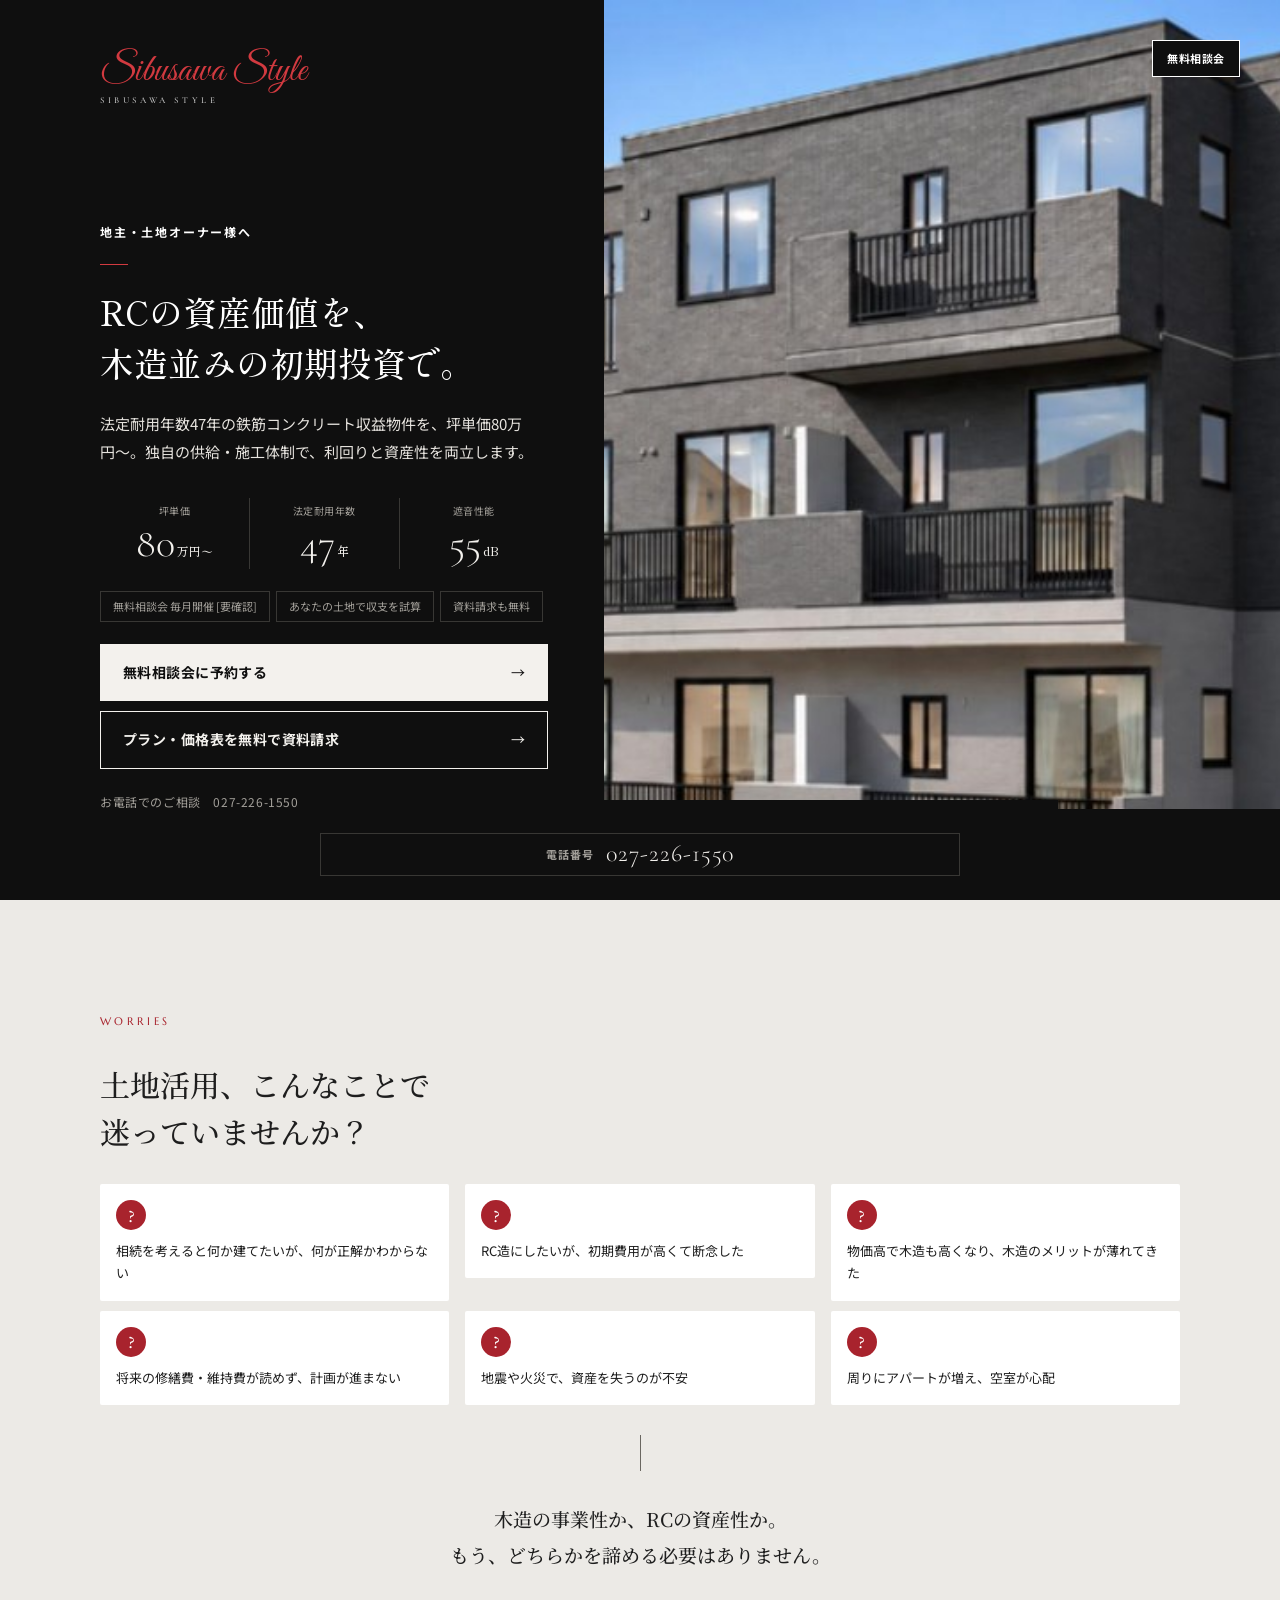
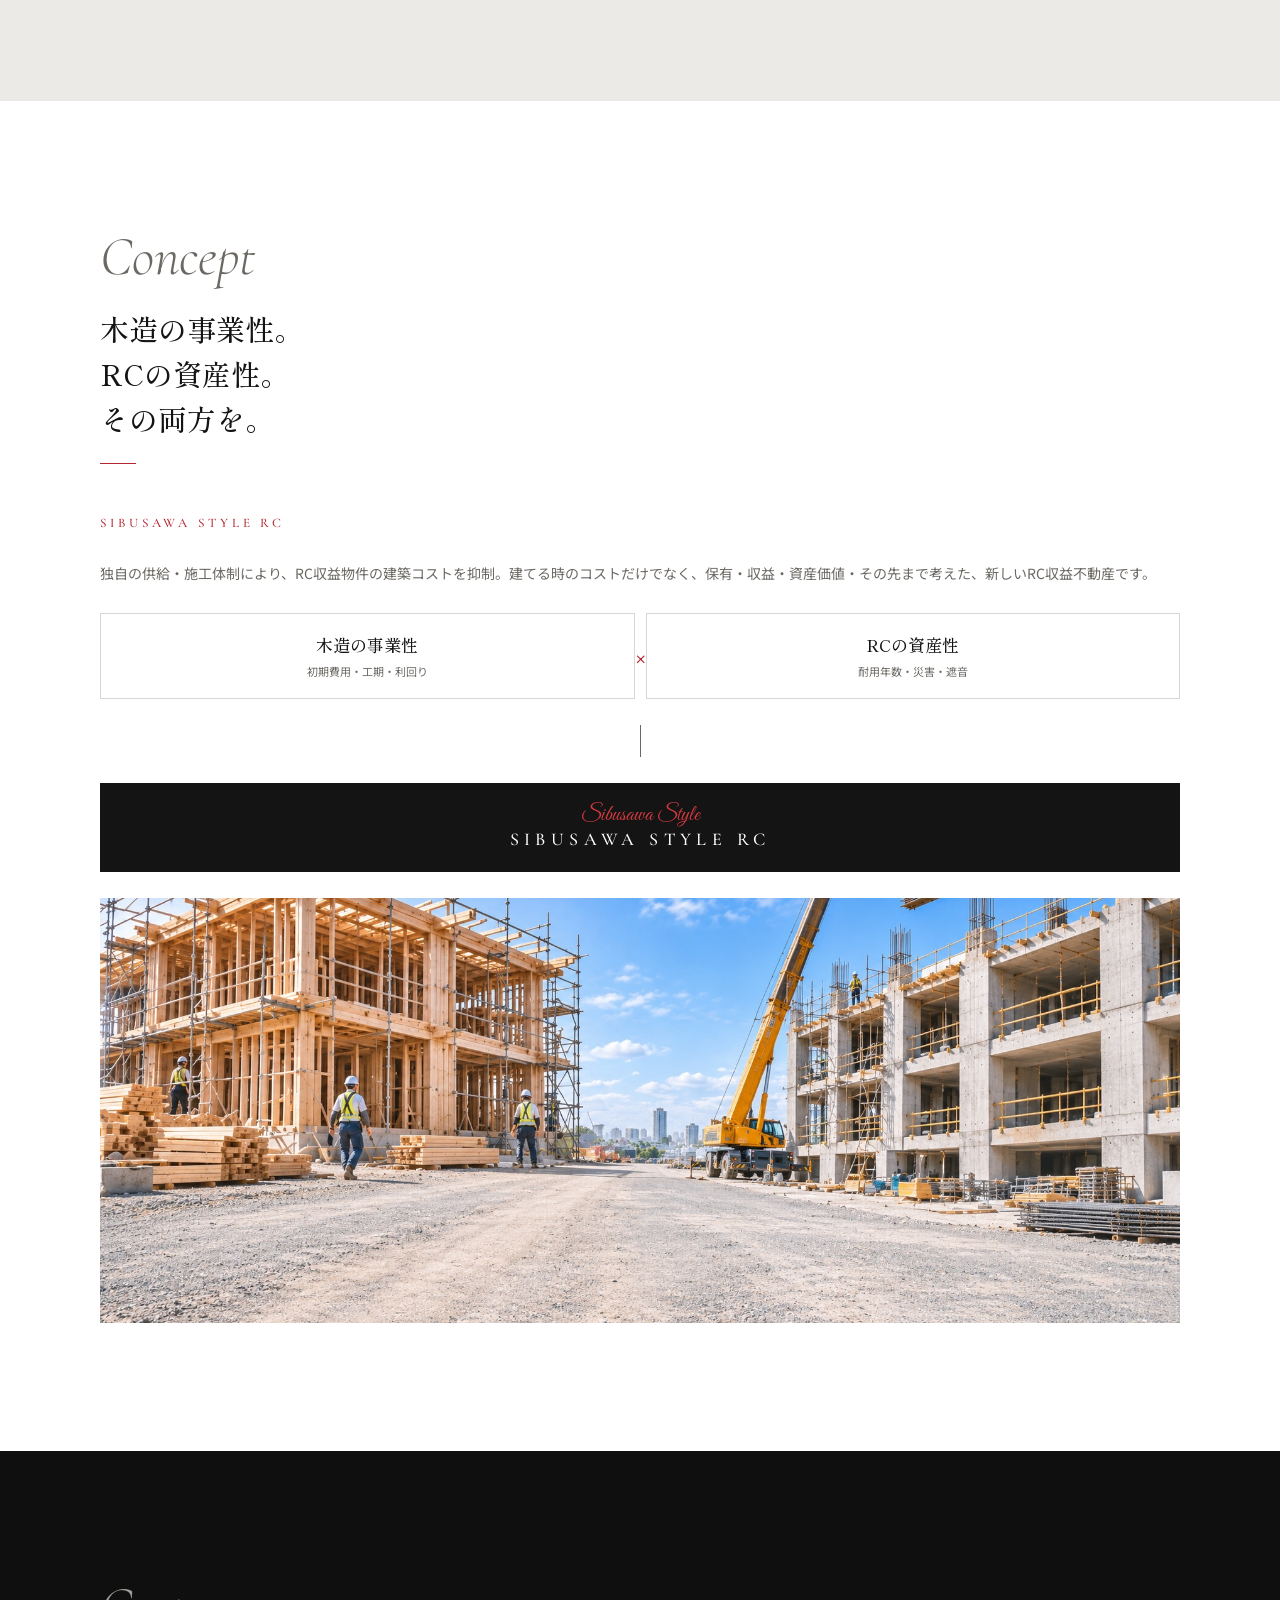
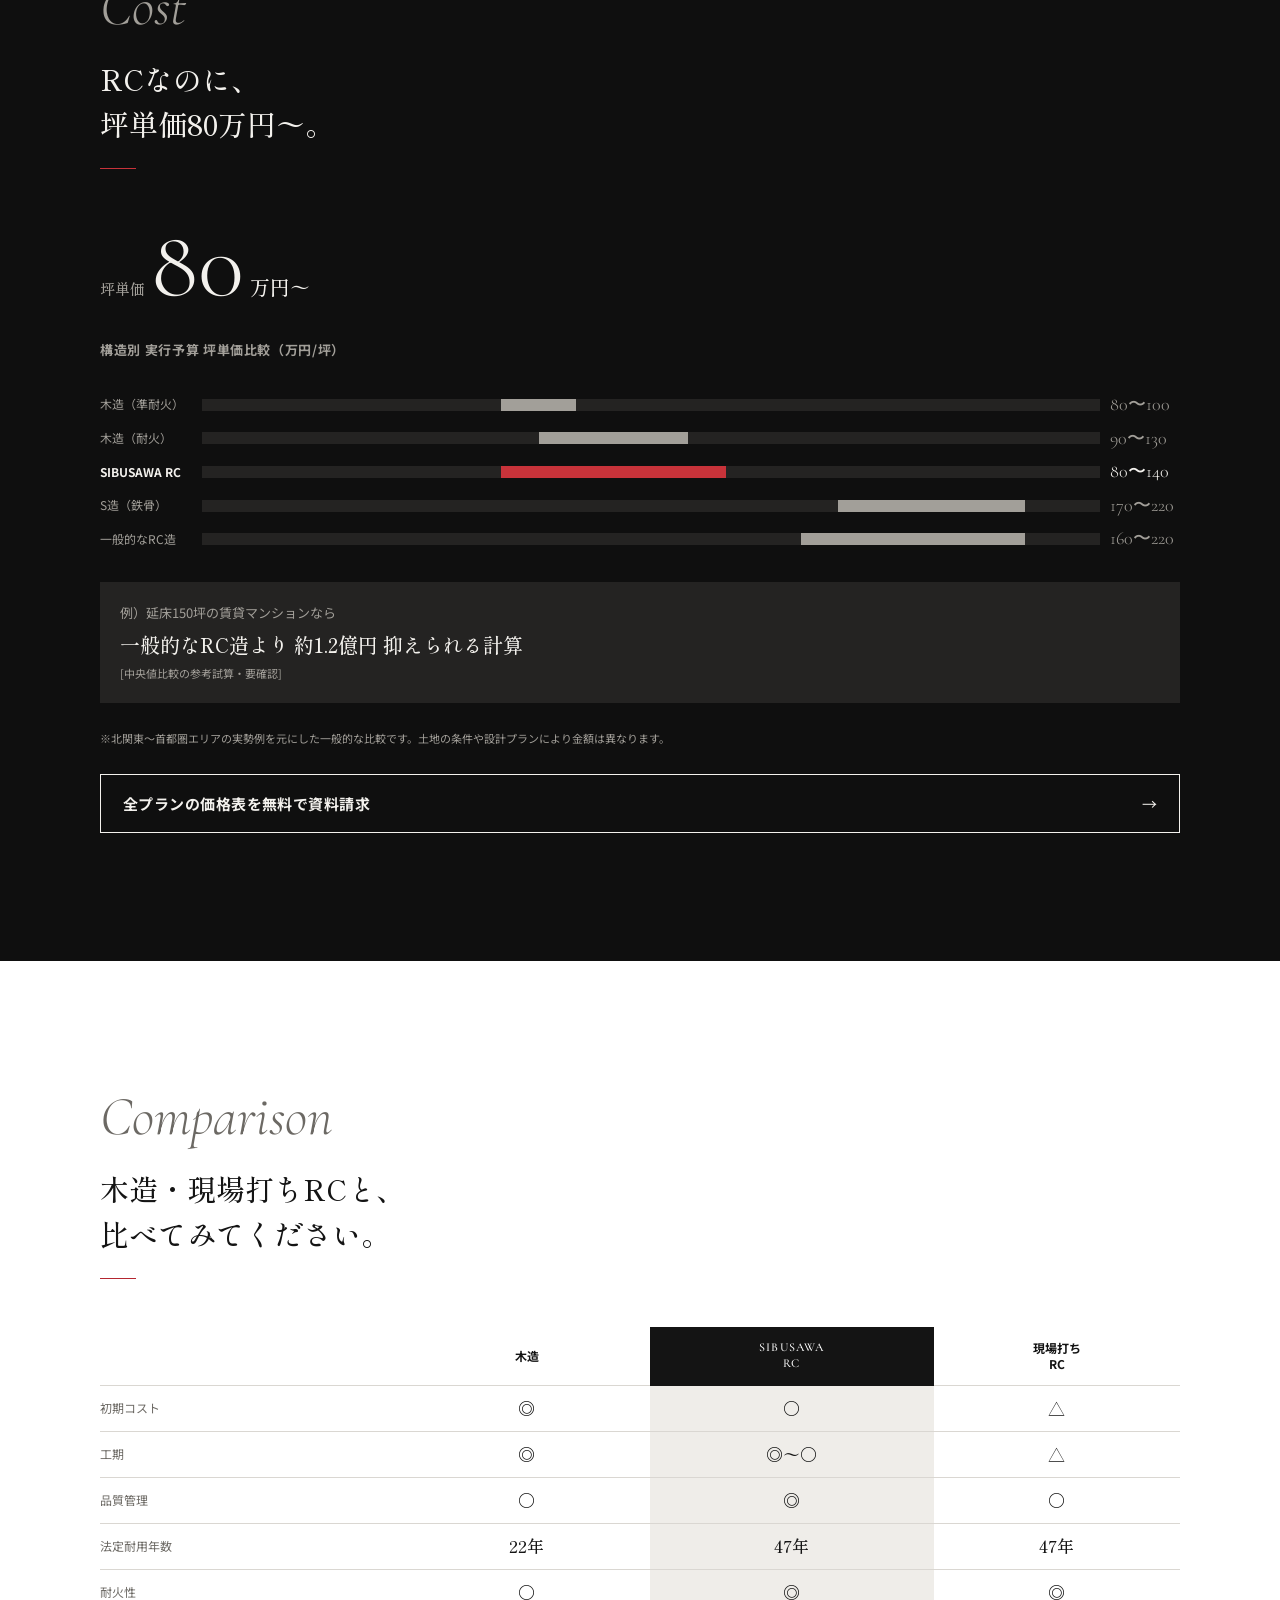
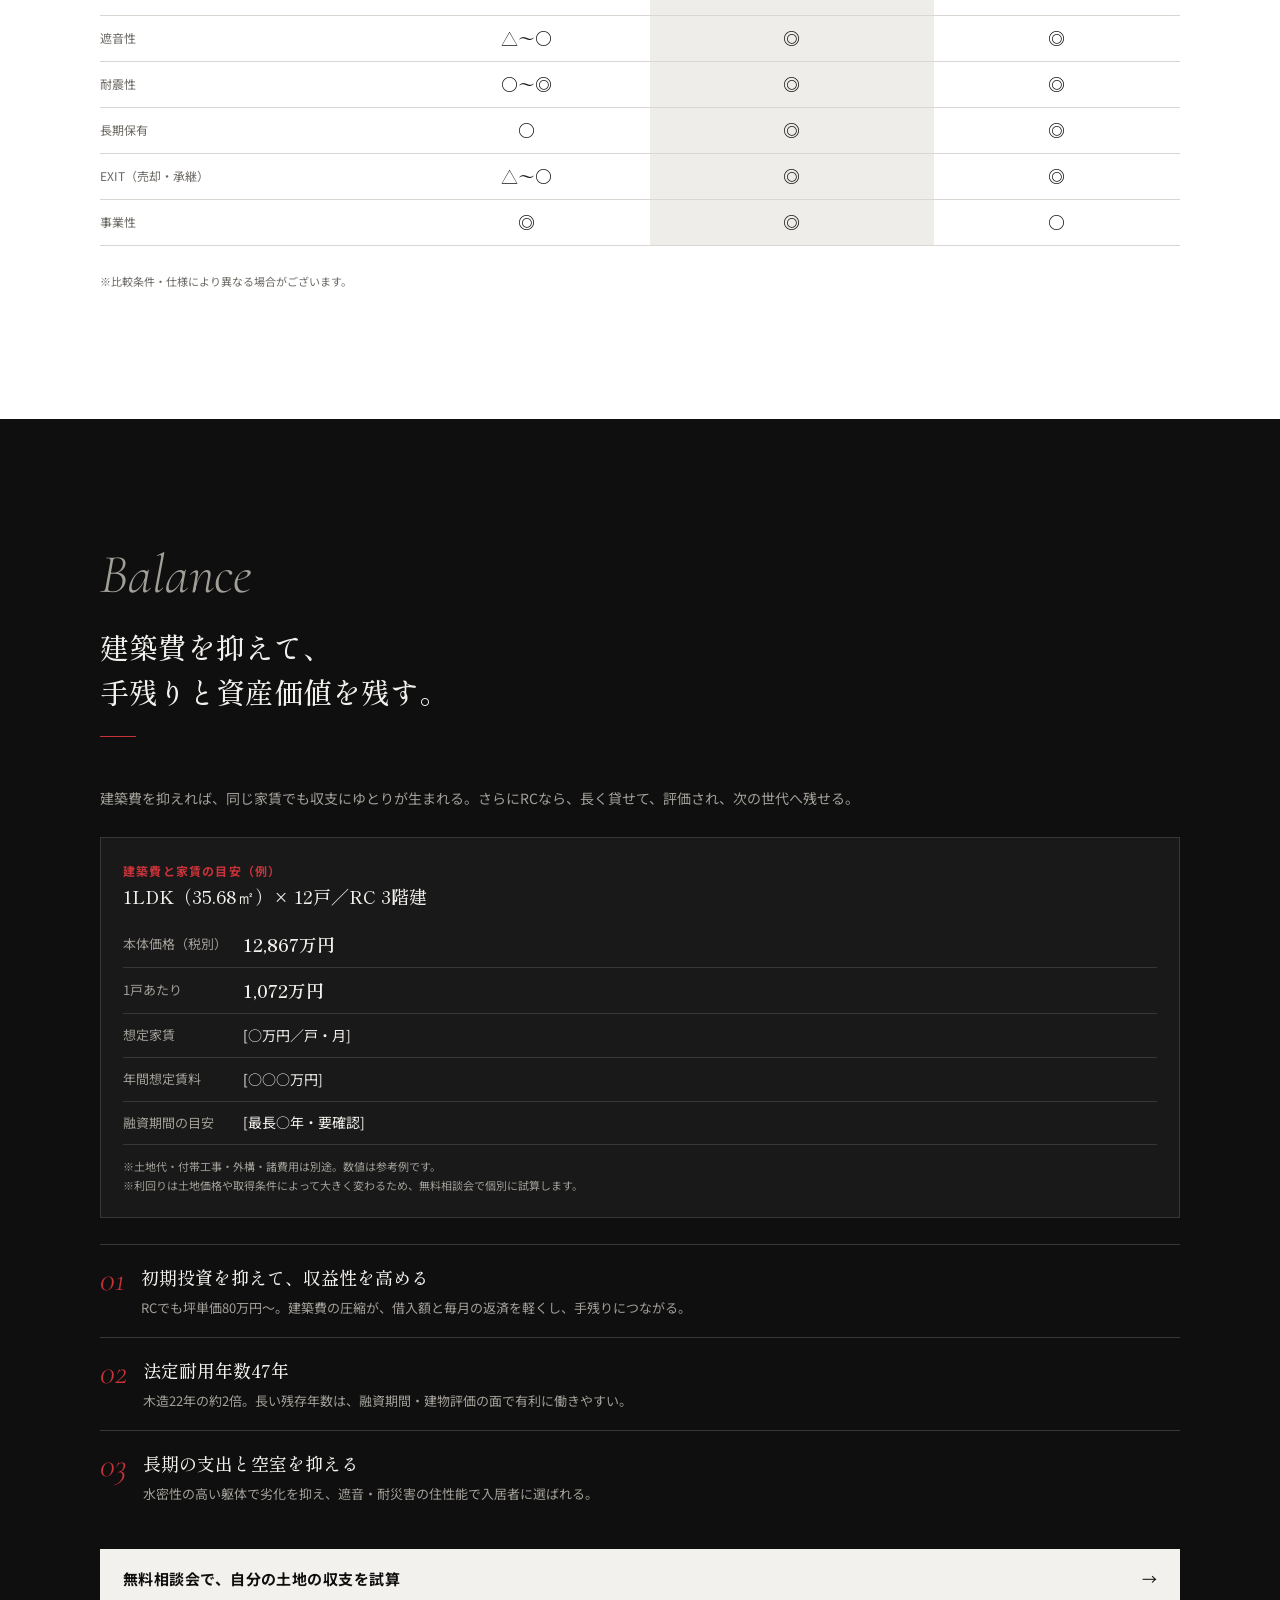
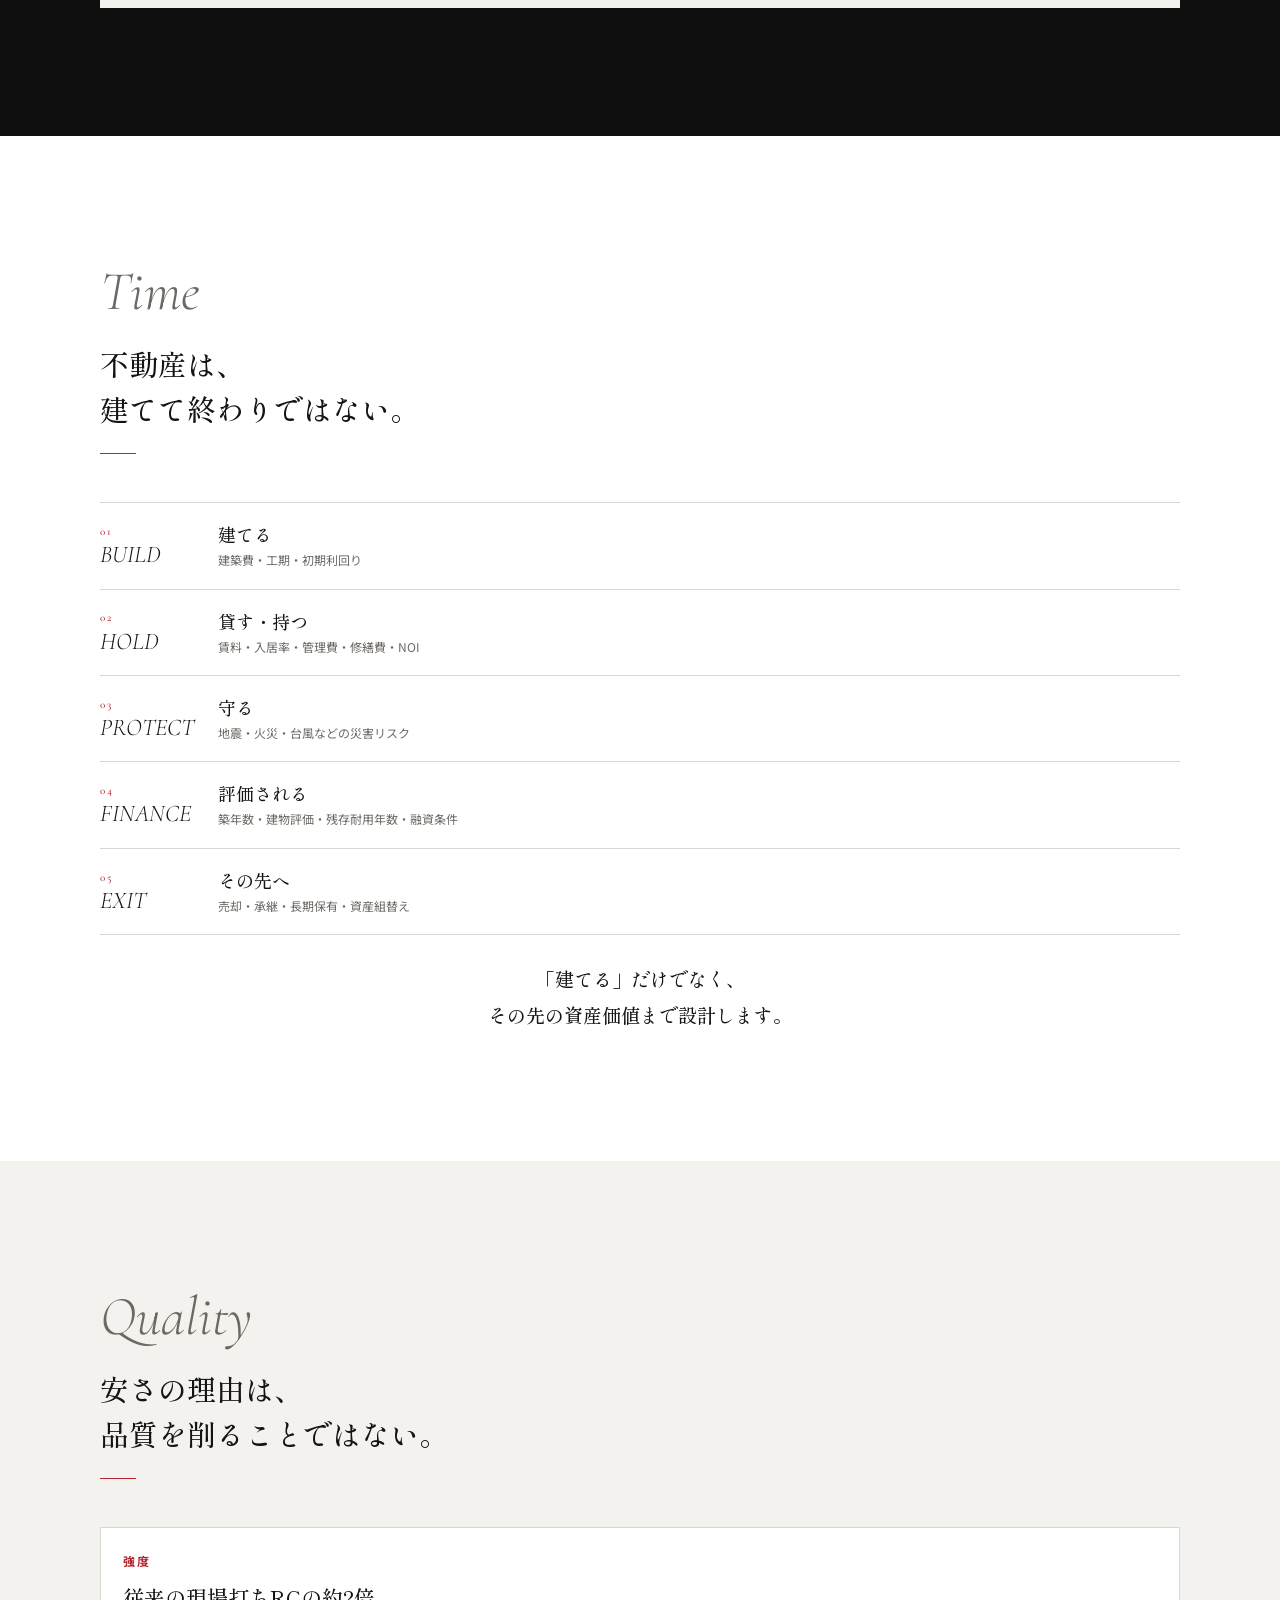
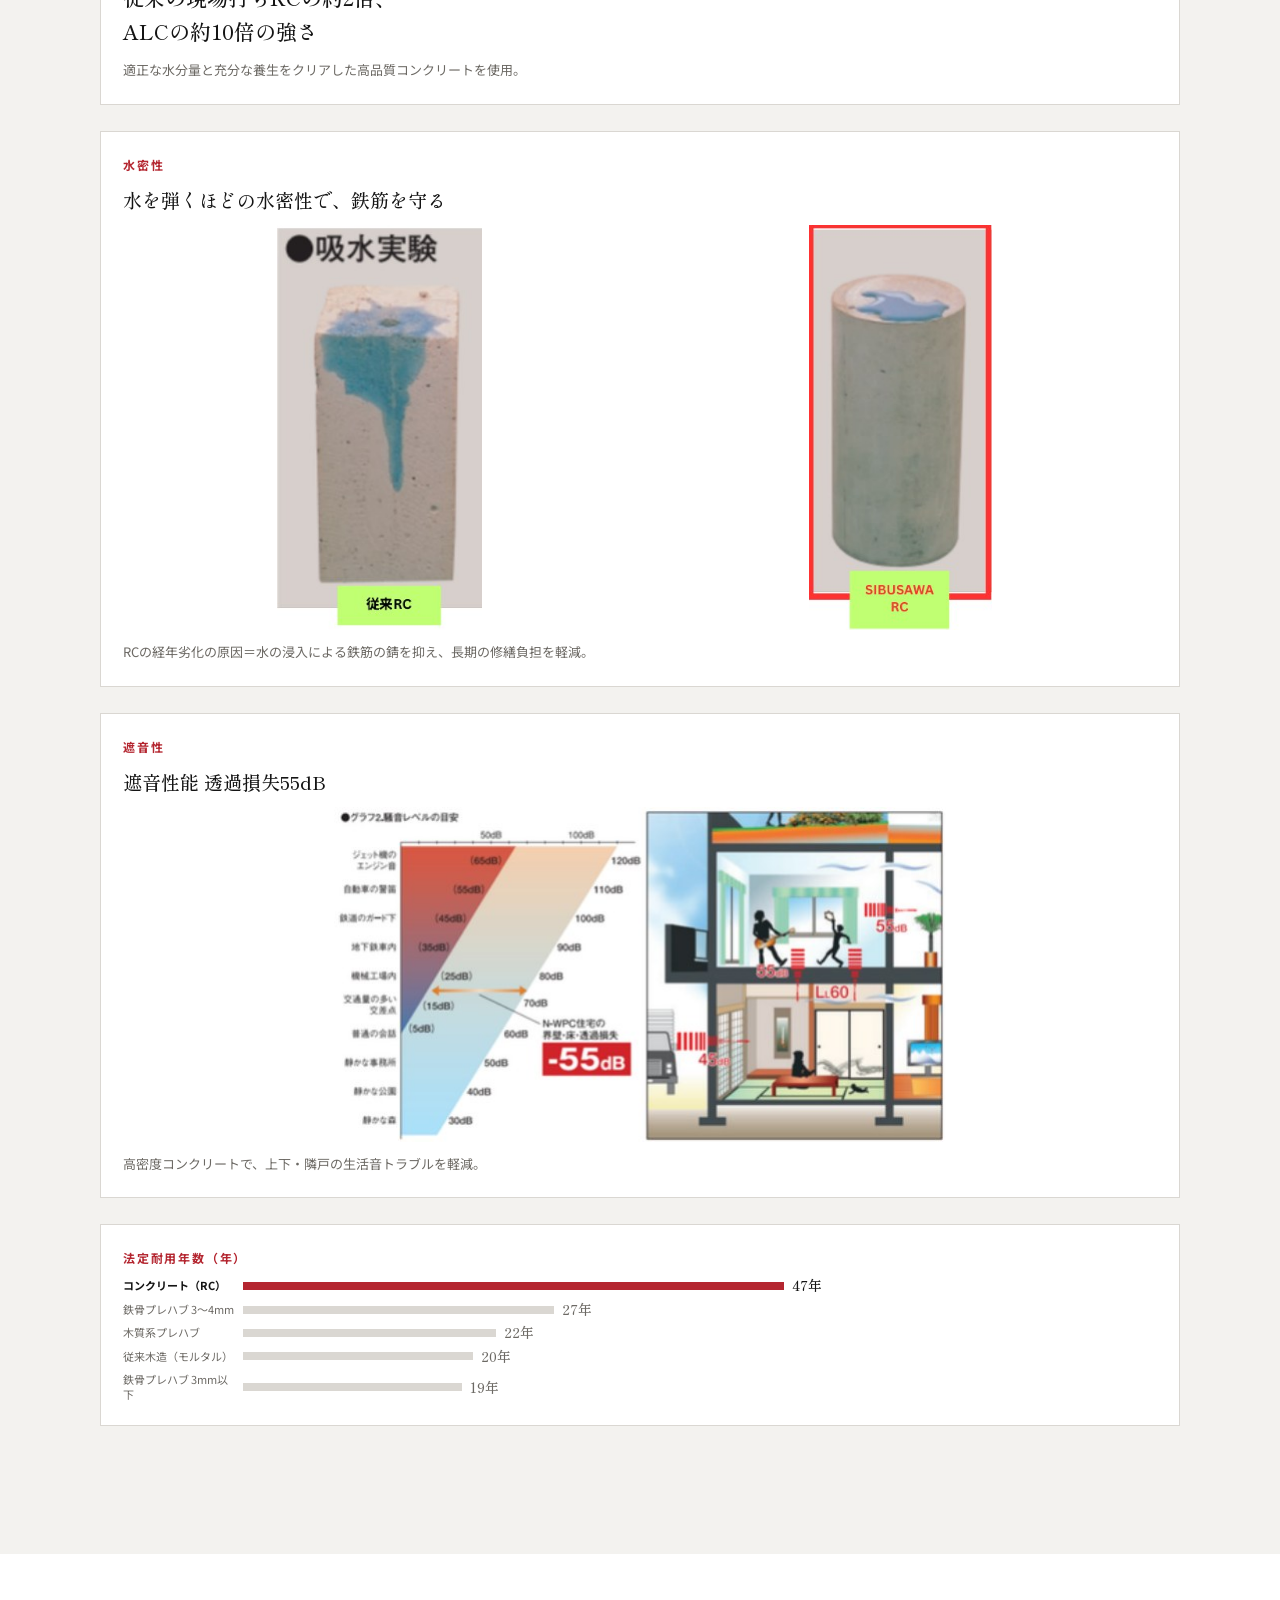
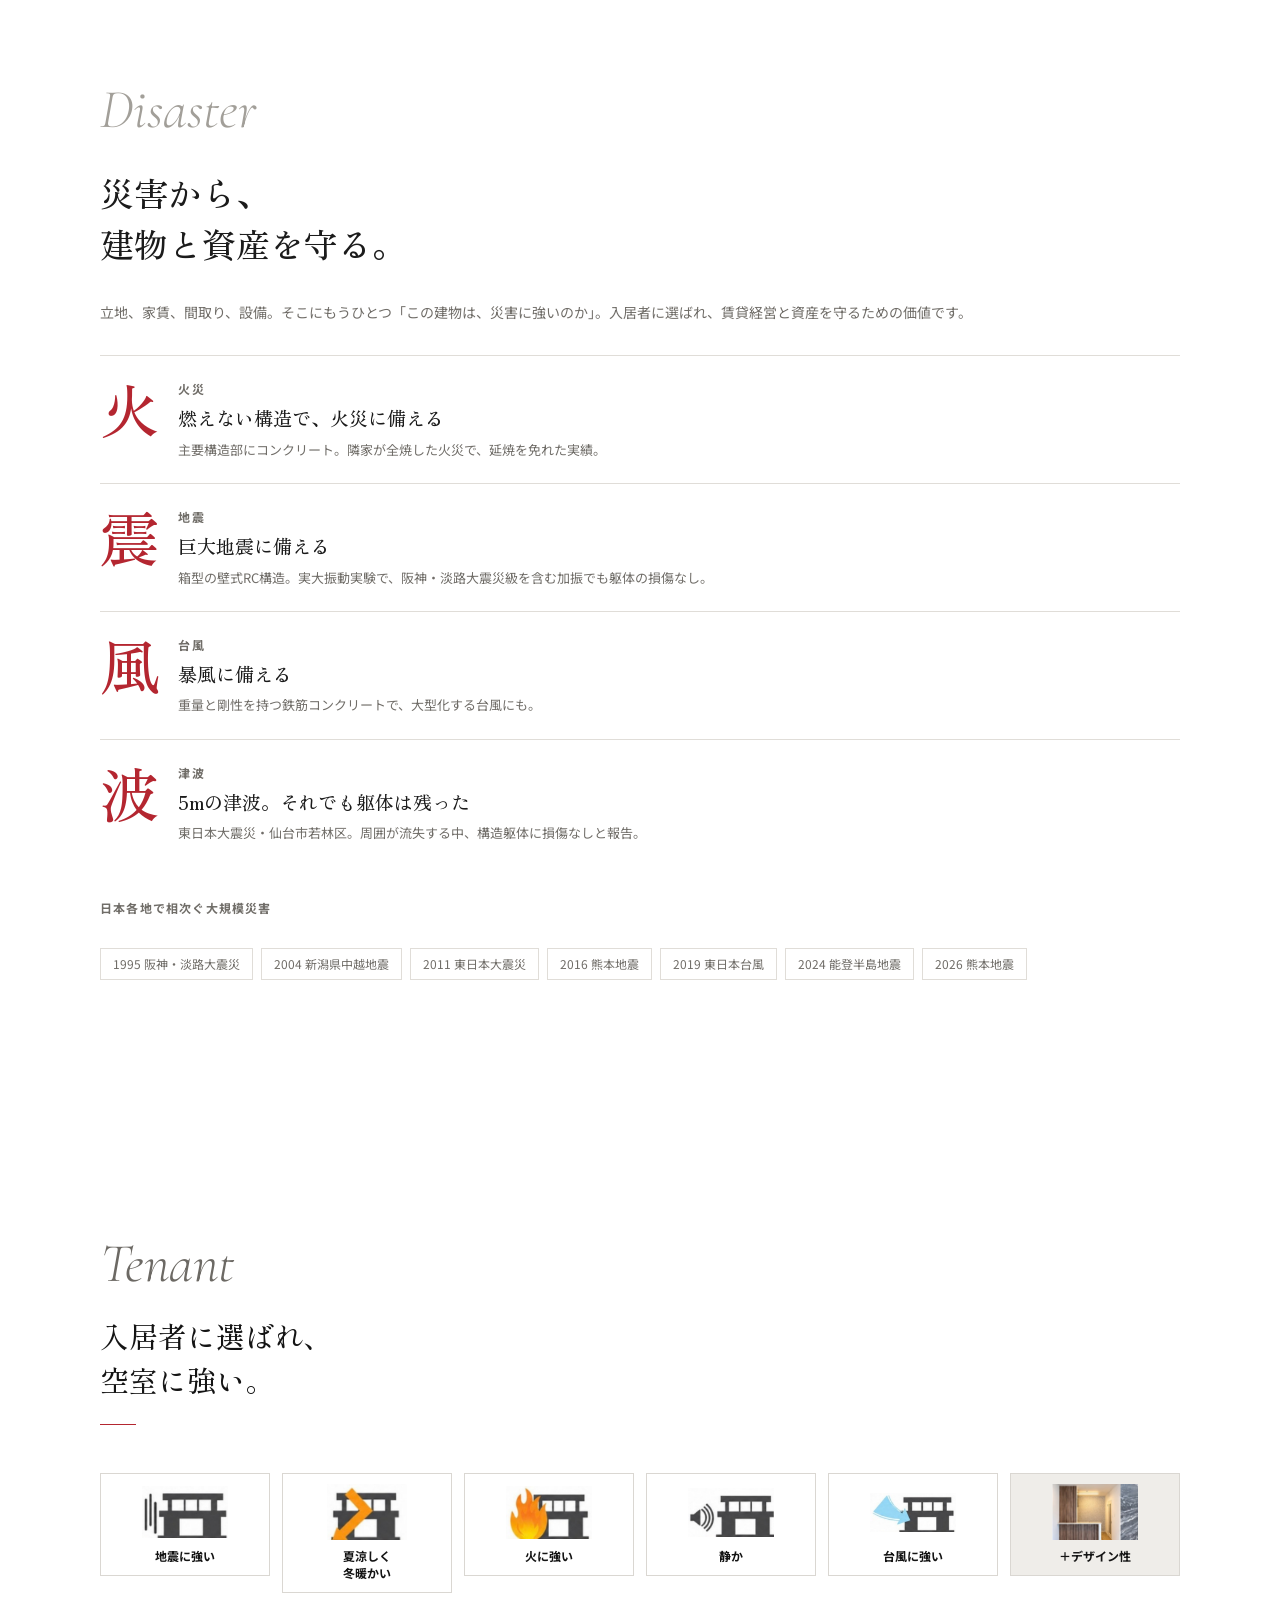
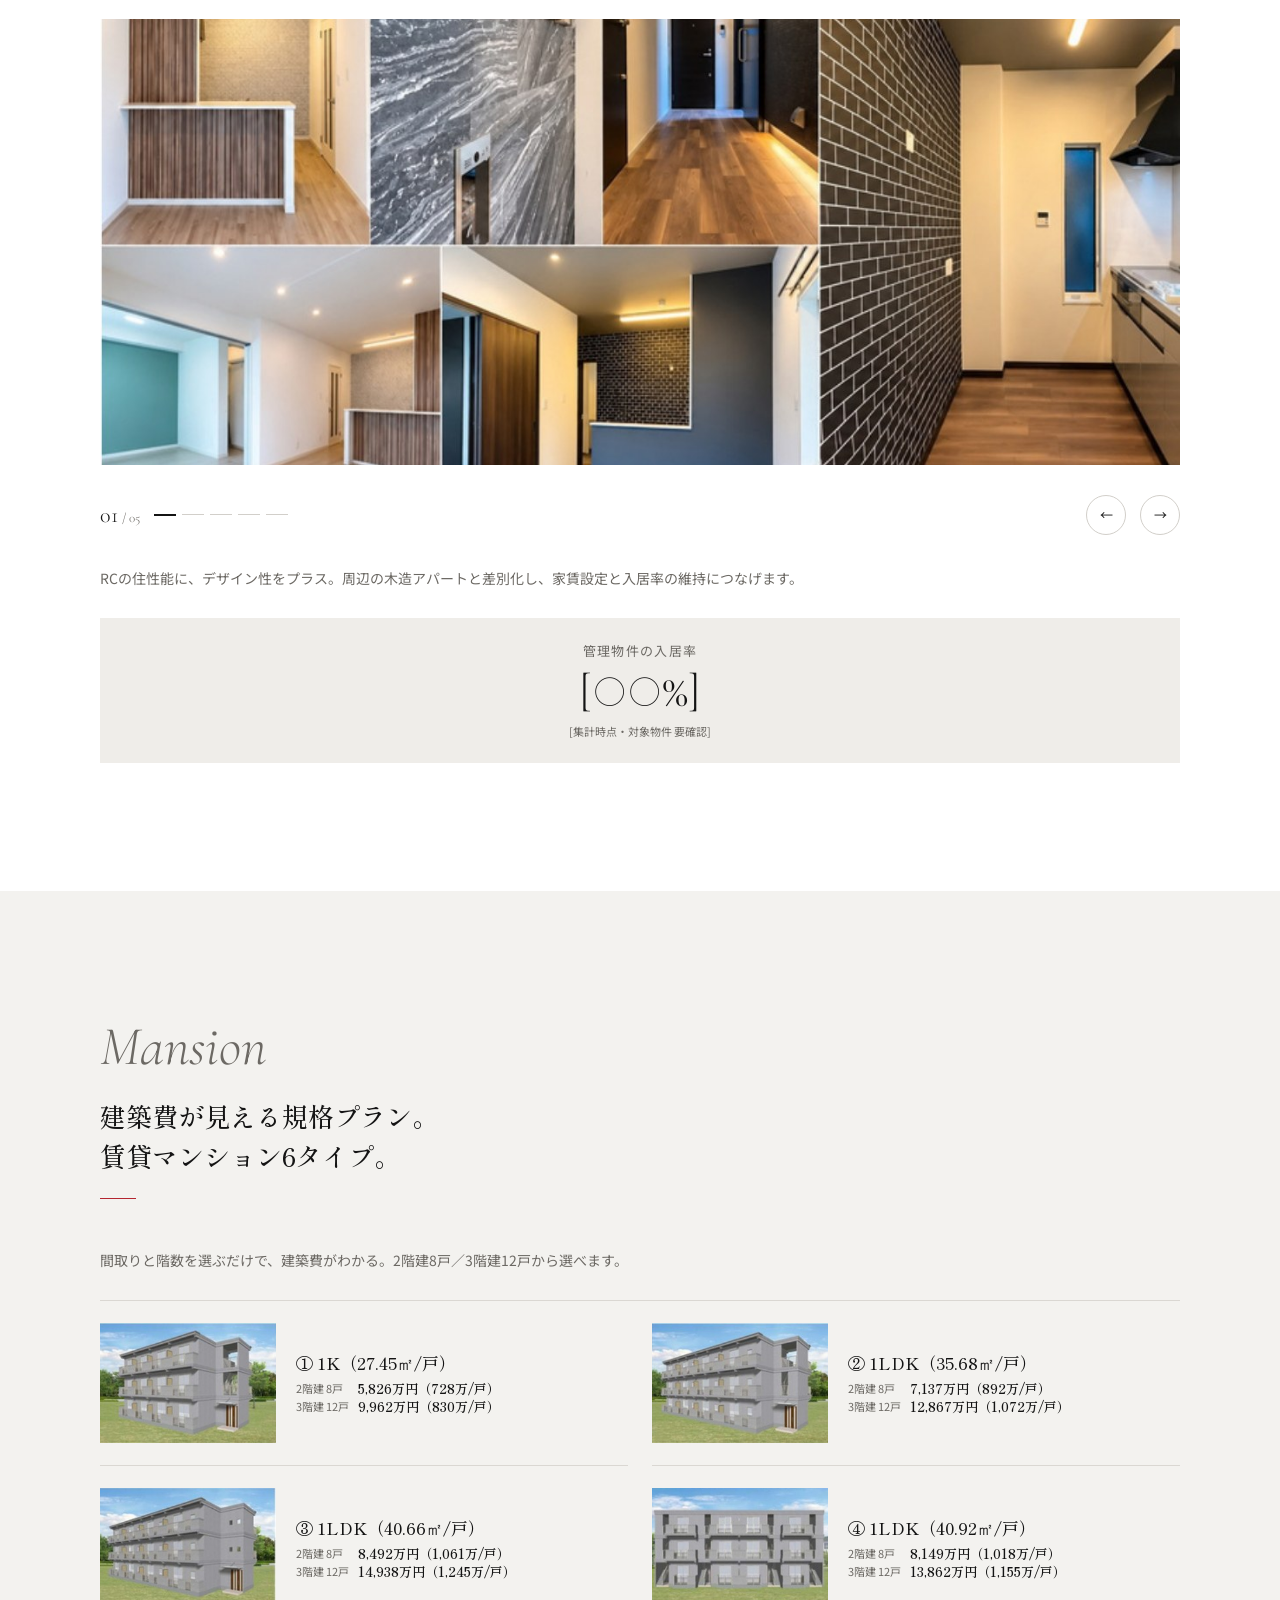
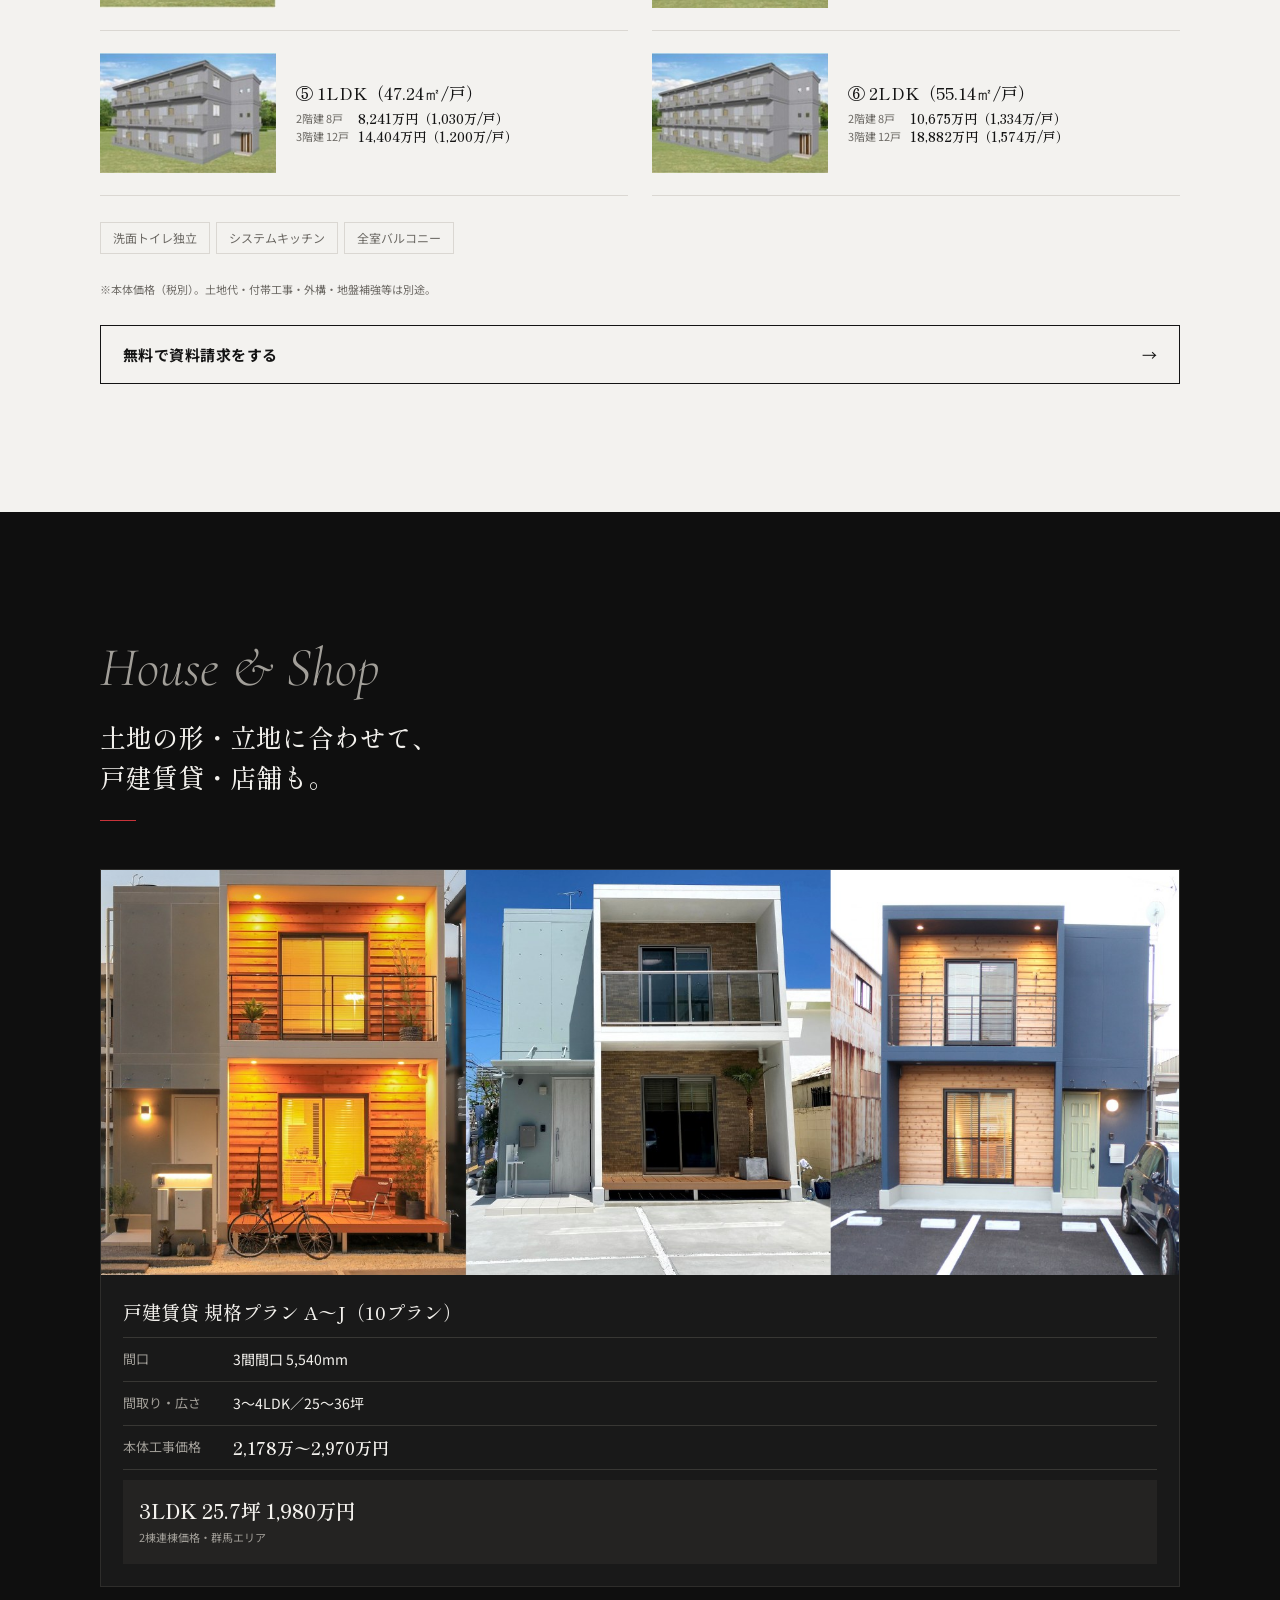
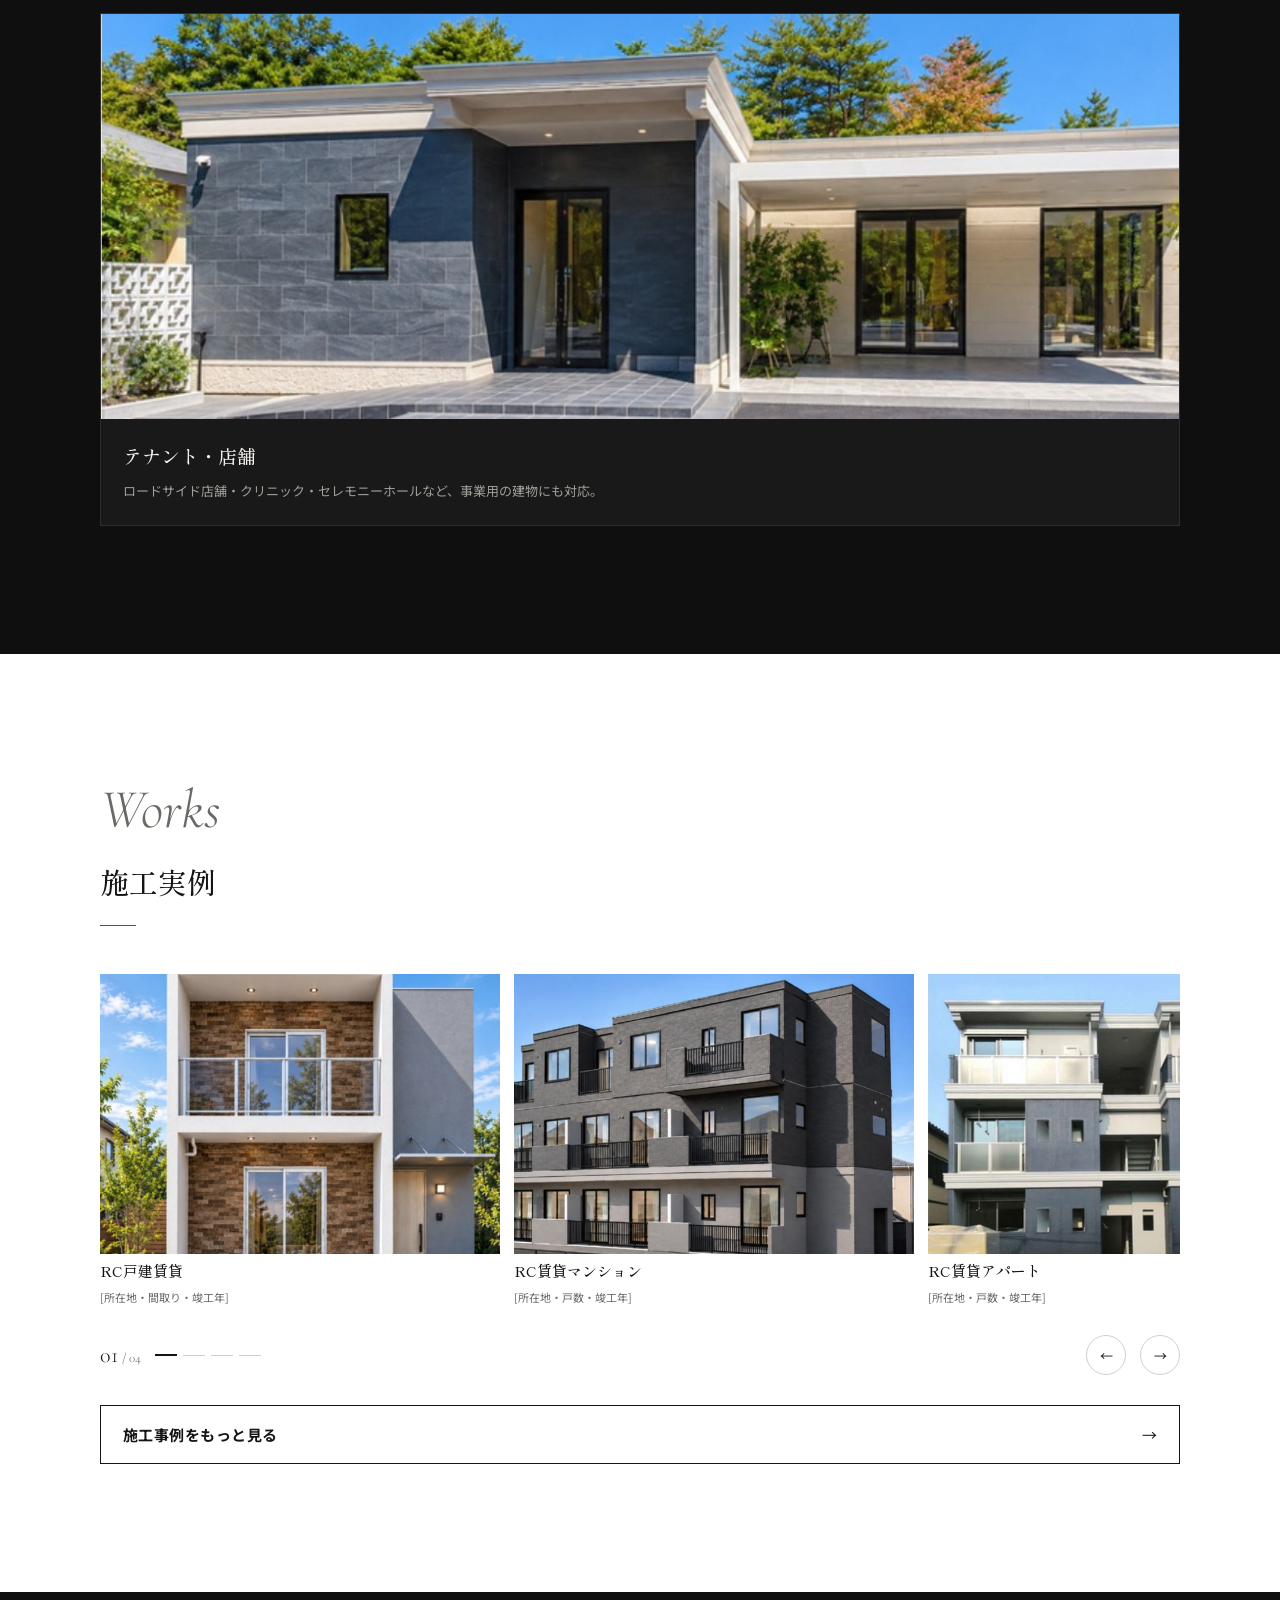
<file: index.html>
<!DOCTYPE html>
<html lang="ja">
<head>
  <meta charset="UTF-8">
  <meta name="viewport" content="width=device-width, initial-scale=1">
  <title>SIBUSAWA STYLE RC｜RCの資産価値を、木造並みの初期投資で。</title>
  <meta name="description" content="法定耐用年数47年の鉄筋コンクリート収益物件を、坪単価80万円〜。独自の供給・施工体制で、利回りと資産性を両立するSIBUSAWA STYLE RC。無料相談会・資料請求受付中。">
  <meta name="format-detection" content="telephone=no">
  <link rel="preconnect" href="https://fonts.googleapis.com">
  <link rel="preconnect" href="https://fonts.gstatic.com" crossorigin>
  <link rel="stylesheet" href="https://fonts.googleapis.com/css2?family=Cormorant+Garamond:ital,wght@0,300;0,500;1,300&family=Great+Vibes&family=Marcellus&family=Noto+Sans+JP:wght@400;700&family=Noto+Serif+JP:wght@500;600&family=Shippori+Mincho:wght@500;600&family=Zen+Old+Mincho:wght@500&display=swap">
  <link rel="stylesheet" href="assets/css/style.css">
</head>
<body>

<!-- ============ Header ============ -->
<header class="header">
  <a class="logo" href="./" aria-label="SIBUSAWA STYLE トップ">
    <span class="logo__script">Sibusawa Style</span>
    <span class="logo__sub">SIBUSAWA STYLE</span>
  </a>
  <a class="btn-sm" href="#contact">無料相談会</a>
</header>

<main>

<!-- ============ 01 FV ============ -->
<section class="fv" aria-label="メインビジュアル">
  <div class="fv__media" data-slider="fv">
    <div class="fv__slides">
      <div class="fv__slide is-active" data-slide><img src="assets/img/fv-01.jpg" alt="SIBUSAWA STYLE RC 施工例の外観" width="1355" height="910"></div>
      <div class="fv__slide" data-slide><img src="assets/img/fv-02.jpg" alt="RC賃貸マンションの外観" loading="lazy"></div>
      <div class="fv__slide" data-slide><img src="assets/img/fv-03.jpg" alt="RC賃貸アパートの外観" loading="lazy"></div>
    </div>
    <div class="fv-ctrl">
      <p class="slider-ctrl__count"><span class="slider-ctrl__current" data-current>01</span><span class="slider-ctrl__total">/ 03</span></p>
      <div class="fv-ctrl__thumbs">
        <button class="fv-ctrl__thumb is-active" type="button" data-thumb aria-label="1枚目を表示"><img src="assets/img/fv-01.jpg" alt=""></button>
        <button class="fv-ctrl__thumb" type="button" data-thumb aria-label="2枚目を表示"><img src="assets/img/fv-02.jpg" alt=""></button>
        <button class="fv-ctrl__thumb" type="button" data-thumb aria-label="3枚目を表示"><img src="assets/img/fv-03.jpg" alt=""></button>
      </div>
      <div class="slider-ctrl__arrows">
        <button class="arrow-btn" type="button" data-prev aria-label="前へ">←</button>
        <button class="arrow-btn" type="button" data-next aria-label="次へ">→</button>
      </div>
    </div>
  </div>

  <div class="fv__text">
    <p class="fv__target">地主・土地オーナー様へ</p>
    <span class="fv__bar" aria-hidden="true"></span>
    <h1 class="fv__catch">RCの資産価値を、<br>木造並みの初期投資で。</h1>
    <p class="fv__desc">法定耐用年数47年の鉄筋コンクリート収益物件を、坪単価80万円〜。独自の供給・施工体制で、利回りと資産性を両立します。</p>
    <dl class="fv-stats">
      <div class="fv-stats__item">
        <dt class="fv-stats__label">坪単価</dt>
        <dd class="fv-stats__value"><span class="fv-stats__num">80</span><span class="fv-stats__unit">万円〜</span></dd>
      </div>
      <div class="fv-stats__item">
        <dt class="fv-stats__label">法定耐用年数</dt>
        <dd class="fv-stats__value"><span class="fv-stats__num">47</span><span class="fv-stats__unit">年</span></dd>
      </div>
      <div class="fv-stats__item">
        <dt class="fv-stats__label">遮音性能</dt>
        <dd class="fv-stats__value"><span class="fv-stats__num">55</span><span class="fv-stats__unit">dB</span></dd>
      </div>
    </dl>
    <ul class="chips">
      <li class="chip">無料相談会 毎月開催 [要確認]</li>
      <li class="chip">あなたの土地で収支を試算</li>
      <li class="chip">資料請求も無料</li>
    </ul>
    <div class="fv__cta">
      <a class="btn btn--light" href="#contact"><span class="btn__label">無料相談会に予約する</span><span class="btn__arrow" aria-hidden="true">→</span></a>
      <a class="btn btn--outline-light" href="#contact"><span class="btn__label">プラン・価格表を無料で資料請求</span><span class="btn__arrow" aria-hidden="true">→</span></a>
    </div>
    <p class="fv__tel">お電話でのご相談　<a href="tel:0272261550">027-226-1550</a></p>
  </div>
</section>

<!-- ============ 02 悩み ============ -->
<section class="worries" aria-labelledby="worries-title">
  <p class="worries__label">WORRIES</p>
  <h2 class="worries__title" id="worries-title">土地活用、こんなことで<br>迷っていませんか？</h2>
  <ul class="worries__list">
    <li class="worries__item">相続を考えると何か建てたいが、何が正解かわからない</li>
    <li class="worries__item">RC造にしたいが、初期費用が高くて断念した</li>
    <li class="worries__item">物価高で木造も高くなり、木造のメリットが薄れてきた</li>
    <li class="worries__item">将来の修繕費・維持費が読めず、計画が進まない</li>
    <li class="worries__item">地震や火災で、資産を失うのが不安</li>
    <li class="worries__item">周りにアパートが増え、空室が心配</li>
  </ul>
  <span class="v-line" aria-hidden="true"></span>
  <p class="closing">木造の事業性か、RCの資産性か。<br>もう、どちらかを諦める必要はありません。</p>
</section>

<!-- ============ 03 コンセプト ============ -->
<section class="sec sec--white concept" aria-labelledby="concept-title">
  <div class="sec-head">
    <p class="sec-head__en" aria-hidden="true">Concept</p>
    <h2 class="sec-head__ja" id="concept-title">木造の事業性。<br>RCの資産性。<br>その両方を。</h2>
  </div>
  <div class="sec__body">
    <p class="concept__sub">SIBUSAWA STYLE RC</p>
    <p class="lead">独自の供給・施工体制により、RC収益物件の建築コストを抑制。建てる時のコストだけでなく、保有・収益・資産価値・その先まで考えた、新しいRC収益不動産です。</p>
    <div class="concept__formula">
      <div class="concept__box">
        <p class="concept__box-title">木造の事業性</p>
        <p class="concept__box-text">初期費用・工期・利回り</p>
      </div>
      <span class="concept__times" aria-label="かける">×</span>
      <div class="concept__box">
        <p class="concept__box-title">RCの資産性</p>
        <p class="concept__box-text">耐用年数・災害・遮音</p>
      </div>
    </div>
    <span class="v-line" aria-hidden="true"></span>
    <div class="concept__answer">
      <p class="concept__answer-script" aria-hidden="true">Sibusawa Style</p>
      <p class="concept__answer-name">SIBUSAWA STYLE RC</p>
    </div>
    <figure class="concept__img"><img src="assets/img/concept.jpg" alt="木造と鉄筋コンクリートの建築現場" loading="lazy"></figure>
  </div>
</section>

<!-- ============ 04 価格 ============ -->
<section class="sec sec--dark cost" aria-labelledby="cost-title">
  <div class="sec-head">
    <p class="sec-head__en" aria-hidden="true">Cost</p>
    <h2 class="sec-head__ja" id="cost-title">RCなのに、<br>坪単価80万円〜。</h2>
  </div>
  <div class="sec__body">
    <p class="cost__big"><span class="cost__big-label">坪単価</span><span class="cost__big-num">80</span><span class="cost__big-unit">万円〜</span></p>
    <p class="cost__caption">構造別 実行予算 坪単価比較（万円/坪）</p>
    <ul class="cost-graph">
      <li class="cost-graph__row"><span class="cost-graph__label">木造（準耐火）</span><span class="cost-graph__track"><span class="cost-graph__bar" style="--min:80;--max:100"></span></span><span class="cost-graph__value">80〜100</span></li>
      <li class="cost-graph__row"><span class="cost-graph__label">木造（耐火）</span><span class="cost-graph__track"><span class="cost-graph__bar" style="--min:90;--max:130"></span></span><span class="cost-graph__value">90〜130</span></li>
      <li class="cost-graph__row is-own"><span class="cost-graph__label">SIBUSAWA RC</span><span class="cost-graph__track"><span class="cost-graph__bar" style="--min:80;--max:140"></span></span><span class="cost-graph__value">80〜140</span></li>
      <li class="cost-graph__row"><span class="cost-graph__label">S造（鉄骨）</span><span class="cost-graph__track"><span class="cost-graph__bar" style="--min:170;--max:220"></span></span><span class="cost-graph__value">170〜220</span></li>
      <li class="cost-graph__row"><span class="cost-graph__label">一般的なRC造</span><span class="cost-graph__track"><span class="cost-graph__bar" style="--min:160;--max:220"></span></span><span class="cost-graph__value">160〜220</span></li>
    </ul>
    <div class="cost__example">
      <p class="cost__example-lead">例）延床150坪の賃貸マンションなら</p>
      <p class="cost__example-main">一般的なRC造より 約1.2億円 抑えられる計算</p>
      <p class="cost__example-note">[中央値比較の参考試算・要確認]</p>
    </div>
    <p class="note">※北関東〜首都圏エリアの実勢例を元にした一般的な比較です。土地の条件や設計プランにより金額は異なります。</p>
    <a class="btn btn--outline-light" href="#contact"><span class="btn__label">全プランの価格表を無料で資料請求</span><span class="btn__arrow" aria-hidden="true">→</span></a>
  </div>
</section>

<!-- ============ 05 構造比較 ============ -->
<section class="sec sec--white comparison" aria-labelledby="comparison-title">
  <div class="sec-head">
    <p class="sec-head__en" aria-hidden="true">Comparison</p>
    <h2 class="sec-head__ja" id="comparison-title">木造・現場打ちRCと、<br>比べてみてください。</h2>
  </div>
  <div class="sec__body">
    <table class="compare">
      <colgroup><col><col><col><col></colgroup>
      <thead>
        <tr>
          <td></td>
          <th scope="col">木造</th>
          <th scope="col" class="is-own">SIBUSAWA<br>RC</th>
          <th scope="col">現場打ち<br>RC</th>
        </tr>
      </thead>
      <tbody>
        <tr><th scope="row">初期コスト</th><td>◎</td><td class="is-own">○</td><td>△</td></tr>
        <tr><th scope="row">工期</th><td>◎</td><td class="is-own">◎〜○</td><td>△</td></tr>
        <tr><th scope="row">品質管理</th><td>○</td><td class="is-own">◎</td><td>○</td></tr>
        <tr><th scope="row">法定耐用年数</th><td>22年</td><td class="is-own">47年</td><td>47年</td></tr>
        <tr><th scope="row">耐火性</th><td>○</td><td class="is-own">◎</td><td>◎</td></tr>
        <tr><th scope="row">遮音性</th><td>△〜○</td><td class="is-own">◎</td><td>◎</td></tr>
        <tr><th scope="row">耐震性</th><td>○〜◎</td><td class="is-own">◎</td><td>◎</td></tr>
        <tr><th scope="row">長期保有</th><td>○</td><td class="is-own">◎</td><td>◎</td></tr>
        <tr><th scope="row">EXIT（売却・承継）</th><td>△〜○</td><td class="is-own">◎</td><td>◎</td></tr>
        <tr><th scope="row">事業性</th><td>◎</td><td class="is-own">◎</td><td>○</td></tr>
      </tbody>
    </table>
    <p class="note">※比較条件・仕様により異なる場合がございます。</p>
  </div>
</section>

<!-- ============ 06 収支の考え方 ============ -->
<section class="sec sec--dark balance" aria-labelledby="balance-title">
  <div class="sec-head">
    <p class="sec-head__en" aria-hidden="true">Balance</p>
    <h2 class="sec-head__ja" id="balance-title">建築費を抑えて、<br>手残りと資産価値を残す。</h2>
  </div>
  <div class="sec__body">
    <p class="lead">建築費を抑えれば、同じ家賃でも収支にゆとりが生まれる。さらにRCなら、長く貸せて、評価され、次の世代へ残せる。</p>
    <div class="balance-box">
      <p class="balance-box__label">建築費と家賃の目安（例）</p>
      <p class="balance-box__title">1LDK（35.68㎡）× 12戸／RC 3階建</p>
      <dl class="spec-table">
        <div class="spec-table__row"><dt>本体価格（税別）</dt><dd class="is-price">12,867万円</dd></div>
        <div class="spec-table__row"><dt>1戸あたり</dt><dd class="is-price">1,072万円</dd></div>
        <div class="spec-table__row"><dt>想定家賃</dt><dd>[○万円／戸・月]</dd></div>
        <div class="spec-table__row"><dt>年間想定賃料</dt><dd>[○○○万円]</dd></div>
        <div class="spec-table__row"><dt>融資期間の目安</dt><dd>[最長○年・要確認]</dd></div>
      </dl>
      <p class="note">※土地代・付帯工事・外構・諸費用は別途。数値は参考例です。<br>※利回りは土地価格や取得条件によって大きく変わるため、無料相談会で個別に試算します。</p>
    </div>
    <ol class="points">
      <li class="points__item">
        <span class="points__num">01</span>
        <div class="points__body">
          <h3 class="points__title">初期投資を抑えて、収益性を高める</h3>
          <p class="points__text">RCでも坪単価80万円〜。建築費の圧縮が、借入額と毎月の返済を軽くし、手残りにつながる。</p>
        </div>
      </li>
      <li class="points__item">
        <span class="points__num">02</span>
        <div class="points__body">
          <h3 class="points__title">法定耐用年数47年</h3>
          <p class="points__text">木造22年の約2倍。長い残存年数は、融資期間・建物評価の面で有利に働きやすい。</p>
        </div>
      </li>
      <li class="points__item">
        <span class="points__num">03</span>
        <div class="points__body">
          <h3 class="points__title">長期の支出と空室を抑える</h3>
          <p class="points__text">水密性の高い躯体で劣化を抑え、遮音・耐災害の住性能で入居者に選ばれる。</p>
        </div>
      </li>
    </ol>
    <a class="btn btn--light" href="#contact"><span class="btn__label">無料相談会で、自分の土地の収支を試算</span><span class="btn__arrow" aria-hidden="true">→</span></a>
  </div>
</section>

<!-- ============ 07 建てた後まで ============ -->
<section class="sec sec--white time" aria-labelledby="time-title">
  <div class="sec-head">
    <p class="sec-head__en" aria-hidden="true">Time</p>
    <h2 class="sec-head__ja" id="time-title">不動産は、<br>建てて終わりではない。</h2>
  </div>
  <div class="sec__body">
    <ol class="stages">
      <li class="stages__item">
        <div class="stages__head"><span class="stages__num">01</span><span class="stages__en">BUILD</span></div>
        <div class="stages__body"><h3 class="stages__title">建てる</h3><p class="stages__text">建築費・工期・初期利回り</p></div>
      </li>
      <li class="stages__item">
        <div class="stages__head"><span class="stages__num">02</span><span class="stages__en">HOLD</span></div>
        <div class="stages__body"><h3 class="stages__title">貸す・持つ</h3><p class="stages__text">賃料・入居率・管理費・修繕費・NOI</p></div>
      </li>
      <li class="stages__item">
        <div class="stages__head"><span class="stages__num">03</span><span class="stages__en">PROTECT</span></div>
        <div class="stages__body"><h3 class="stages__title">守る</h3><p class="stages__text">地震・火災・台風などの災害リスク</p></div>
      </li>
      <li class="stages__item">
        <div class="stages__head"><span class="stages__num">04</span><span class="stages__en">FINANCE</span></div>
        <div class="stages__body"><h3 class="stages__title">評価される</h3><p class="stages__text">築年数・建物評価・残存耐用年数・融資条件</p></div>
      </li>
      <li class="stages__item">
        <div class="stages__head"><span class="stages__num">05</span><span class="stages__en">EXIT</span></div>
        <div class="stages__body"><h3 class="stages__title">その先へ</h3><p class="stages__text">売却・承継・長期保有・資産組替え</p></div>
      </li>
    </ol>
    <p class="closing">「建てる」だけでなく、<br>その先の資産価値まで設計します。</p>
  </div>
</section>

<!-- ============ 08 品質 ============ -->
<section class="sec sec--beige quality" aria-labelledby="quality-title">
  <div class="sec-head">
    <p class="sec-head__en" aria-hidden="true">Quality</p>
    <h2 class="sec-head__ja" id="quality-title">安さの理由は、<br>品質を削ることではない。</h2>
  </div>
  <div class="sec__body">
    <article class="q-card">
      <p class="q-card__label">強度</p>
      <h3 class="q-card__title q-card__title--lg">従来の現場打ちRCの約2倍、<br>ALCの約10倍の強さ</h3>
      <p class="q-card__text">適正な水分量と充分な養生をクリアした高品質コンクリートを使用。</p>
    </article>
    <article class="q-card">
      <p class="q-card__label">水密性</p>
      <h3 class="q-card__title">水を弾くほどの水密性で、鉄筋を守る</h3>
      <div class="q-card__pair">
        <figure><img src="assets/img/quality-water-01.jpg" alt="吸水実験：従来RCは水が染み込んでいる" loading="lazy"></figure>
        <figure><img src="assets/img/quality-water-02.jpg" alt="吸水実験：SIBUSAWA RCは表面で水を弾いている" loading="lazy"></figure>
      </div>
      <p class="q-card__text">RCの経年劣化の原因＝水の浸入による鉄筋の錆を抑え、長期の修繕負担を軽減。</p>
    </article>
    <article class="q-card">
      <p class="q-card__label">遮音性</p>
      <h3 class="q-card__title">遮音性能 透過損失55dB</h3>
      <figure class="q-card__img"><img src="assets/img/quality-sound.jpg" alt="騒音レベルのグラフと、住戸間の遮音性能-55dBの図" loading="lazy"></figure>
      <p class="q-card__text">高密度コンクリートで、上下・隣戸の生活音トラブルを軽減。</p>
    </article>
    <article class="q-card">
      <h3 class="q-card__label">法定耐用年数（年）</h3>
      <ul class="life-graph">
        <li class="life-graph__row is-own" style="--y:47"><span class="life-graph__label">コンクリート（RC）</span><span class="life-graph__bar"></span><span class="life-graph__value">47年</span></li>
        <li class="life-graph__row" style="--y:27"><span class="life-graph__label">鉄骨プレハブ 3〜4mm</span><span class="life-graph__bar"></span><span class="life-graph__value">27年</span></li>
        <li class="life-graph__row" style="--y:22"><span class="life-graph__label">木質系プレハブ</span><span class="life-graph__bar"></span><span class="life-graph__value">22年</span></li>
        <li class="life-graph__row" style="--y:20"><span class="life-graph__label">従来木造（モルタル）</span><span class="life-graph__bar"></span><span class="life-graph__value">20年</span></li>
        <li class="life-graph__row" style="--y:19"><span class="life-graph__label">鉄骨プレハブ 3mm以下</span><span class="life-graph__bar"></span><span class="life-graph__value">19年</span></li>
      </ul>
    </article>
  </div>
</section>

<!-- ============ 09 災害 ============ -->
<section class="sec sec--white disaster" aria-labelledby="disaster-title">
  <div class="sec-head">
    <p class="sec-head__en" aria-hidden="true">Disaster</p>
    <h2 class="sec-head__ja" id="disaster-title">災害から、<br>建物と資産を守る。</h2>
  </div>
  <p class="lead">立地、家賃、間取り、設備。そこにもうひとつ「この建物は、災害に強いのか」。入居者に選ばれ、賃貸経営と資産を守るための価値です。</p>
  <ul class="disaster__list">
    <li class="disaster__item">
      <span class="disaster__kanji" aria-hidden="true">火</span>
      <div class="disaster__body">
        <p class="disaster__label">火災</p>
        <h3 class="disaster__title">燃えない構造で、火災に備える</h3>
        <p class="disaster__text">主要構造部にコンクリート。隣家が全焼した火災で、延焼を免れた実績。</p>
      </div>
    </li>
    <li class="disaster__item">
      <span class="disaster__kanji" aria-hidden="true">震</span>
      <div class="disaster__body">
        <p class="disaster__label">地震</p>
        <h3 class="disaster__title">巨大地震に備える</h3>
        <p class="disaster__text">箱型の壁式RC構造。実大振動実験で、阪神・淡路大震災級を含む加振でも躯体の損傷なし。</p>
      </div>
    </li>
    <li class="disaster__item">
      <span class="disaster__kanji" aria-hidden="true">風</span>
      <div class="disaster__body">
        <p class="disaster__label">台風</p>
        <h3 class="disaster__title">暴風に備える</h3>
        <p class="disaster__text">重量と剛性を持つ鉄筋コンクリートで、大型化する台風にも。</p>
      </div>
    </li>
    <li class="disaster__item">
      <span class="disaster__kanji" aria-hidden="true">波</span>
      <div class="disaster__body">
        <p class="disaster__label">津波</p>
        <h3 class="disaster__title">5mの津波。それでも躯体は残った</h3>
        <p class="disaster__text">東日本大震災・仙台市若林区。周囲が流失する中、構造躯体に損傷なしと報告。</p>
      </div>
    </li>
  </ul>
  <p class="disaster__history-title">日本各地で相次ぐ大規模災害</p>
  <ul class="chips">
    <li class="chip">1995 阪神・淡路大震災</li>
    <li class="chip">2004 新潟県中越地震</li>
    <li class="chip">2011 東日本大震災</li>
    <li class="chip">2016 熊本地震</li>
    <li class="chip">2019 東日本台風</li>
    <li class="chip">2024 能登半島地震</li>
    <li class="chip">2026 熊本地震</li>
  </ul>
</section>

<!-- ============ 10 入居者に選ばれる ============ -->
<section class="sec sec--white tenant" aria-labelledby="tenant-title">
  <div class="sec-head">
    <p class="sec-head__en" aria-hidden="true">Tenant</p>
    <h2 class="sec-head__ja" id="tenant-title">入居者に選ばれ、<br>空室に強い。</h2>
  </div>
  <div class="sec__body">
    <ul class="tenant-points">
      <li class="tenant-points__item"><img src="assets/img/tenant-icon-quake.jpg" alt="" loading="lazy">地震に強い</li>
      <li class="tenant-points__item"><img src="assets/img/tenant-icon-thermal.jpg" alt="" loading="lazy">夏涼しく<br>冬暖かい</li>
      <li class="tenant-points__item"><img src="assets/img/tenant-icon-fire.jpg" alt="" loading="lazy">火に強い</li>
      <li class="tenant-points__item"><img src="assets/img/tenant-icon-quiet.jpg" alt="" loading="lazy">静か</li>
      <li class="tenant-points__item"><img src="assets/img/tenant-icon-typhoon.jpg" alt="" loading="lazy">台風に強い</li>
      <li class="tenant-points__item is-plus"><img src="assets/img/tenant-icon-design.jpg" alt="" loading="lazy">＋デザイン性</li>
    </ul>
    <div data-slider="fade">
      <div class="photo-slider">
        <!-- TODO: 2〜5枚目の写真は素材待ち（現状は同じ写真を仮置き） -->
        <figure class="photo-slider__item is-active" data-slide><img src="assets/img/tenant-slide-01.jpg" alt="SIBUSAWA STYLE RCの室内写真" loading="lazy"></figure>
        <figure class="photo-slider__item" data-slide><img src="assets/img/tenant-slide-01.jpg" alt="" loading="lazy"></figure>
        <figure class="photo-slider__item" data-slide><img src="assets/img/tenant-slide-01.jpg" alt="" loading="lazy"></figure>
        <figure class="photo-slider__item" data-slide><img src="assets/img/tenant-slide-01.jpg" alt="" loading="lazy"></figure>
        <figure class="photo-slider__item" data-slide><img src="assets/img/tenant-slide-01.jpg" alt="" loading="lazy"></figure>
      </div>
      <div class="slider-ctrl" style="margin-top: var(--body-gap)">
        <p class="slider-ctrl__count"><span class="slider-ctrl__current" data-current>01</span><span class="slider-ctrl__total">/ 05</span></p>
        <div class="slider-ctrl__progress" data-progress><span class="is-active"></span><span></span><span></span><span></span><span></span></div>
        <div class="slider-ctrl__arrows">
          <button class="arrow-btn" type="button" data-prev aria-label="前へ">←</button>
          <button class="arrow-btn" type="button" data-next aria-label="次へ">→</button>
        </div>
      </div>
    </div>
    <p class="lead">RCの住性能に、デザイン性をプラス。周辺の木造アパートと差別化し、家賃設定と入居率の維持につなげます。</p>
    <div class="tenant__result">
      <p class="tenant__result-label">管理物件の入居率</p>
      <p class="tenant__result-value">[○○%]</p>
      <p class="tenant__result-note">[集計時点・対象物件 要確認]</p>
    </div>
  </div>
</section>

<!-- ============ 11 賃貸マンション6タイプ ============ -->
<section class="sec sec--beige mansion" aria-labelledby="mansion-title">
  <div class="sec-head">
    <p class="sec-head__en" aria-hidden="true">Mansion</p>
    <h2 class="sec-head__ja sec-head__ja--sm" id="mansion-title">建築費が見える規格プラン。<br>賃貸マンション6タイプ。</h2>
  </div>
  <div class="sec__body">
    <p class="lead">間取りと階数を選ぶだけで、建築費がわかる。2階建8戸／3階建12戸から選べます。</p>
    <div data-slider="scroll">
      <ul class="scroller plans" data-track>
        <li class="plan">
          <figure class="plan__img"><img src="assets/img/plan-01.jpg" alt="1Kプランの外観パース" loading="lazy"></figure>
          <div class="plan__body">
            <h3 class="plan__title">① 1K（27.45㎡/戸）</h3>
            <dl>
              <div class="plan__row"><dt>2階建 8戸</dt><dd>5,826万円（728万/戸）</dd></div>
              <div class="plan__row"><dt>3階建 12戸</dt><dd>9,962万円（830万/戸）</dd></div>
            </dl>
          </div>
        </li>
        <li class="plan">
          <figure class="plan__img"><img src="assets/img/plan-02.jpg" alt="1LDK（35.68㎡）プランの外観パース" loading="lazy"></figure>
          <div class="plan__body">
            <h3 class="plan__title">② 1LDK（35.68㎡/戸）</h3>
            <dl>
              <div class="plan__row"><dt>2階建 8戸</dt><dd>7,137万円（892万/戸）</dd></div>
              <div class="plan__row"><dt>3階建 12戸</dt><dd>12,867万円（1,072万/戸）</dd></div>
            </dl>
          </div>
        </li>
        <li class="plan">
          <figure class="plan__img"><img src="assets/img/plan-03.jpg" alt="1LDK（40.66㎡）プランの外観パース" loading="lazy"></figure>
          <div class="plan__body">
            <h3 class="plan__title">③ 1LDK（40.66㎡/戸）</h3>
            <dl>
              <div class="plan__row"><dt>2階建 8戸</dt><dd>8,492万円（1,061万/戸）</dd></div>
              <div class="plan__row"><dt>3階建 12戸</dt><dd>14,938万円（1,245万/戸）</dd></div>
            </dl>
          </div>
        </li>
        <li class="plan">
          <figure class="plan__img"><img src="assets/img/plan-04.jpg" alt="1LDK（40.92㎡）プランの外観パース" loading="lazy"></figure>
          <div class="plan__body">
            <h3 class="plan__title">④ 1LDK（40.92㎡/戸）</h3>
            <dl>
              <div class="plan__row"><dt>2階建 8戸</dt><dd>8,149万円（1,018万/戸）</dd></div>
              <div class="plan__row"><dt>3階建 12戸</dt><dd>13,862万円（1,155万/戸）</dd></div>
            </dl>
          </div>
        </li>
        <li class="plan">
          <figure class="plan__img"><img src="assets/img/plan-05.jpg" alt="1LDK（47.24㎡）プランの外観パース" loading="lazy"></figure>
          <div class="plan__body">
            <h3 class="plan__title">⑤ 1LDK（47.24㎡/戸）</h3>
            <dl>
              <div class="plan__row"><dt>2階建 8戸</dt><dd>8,241万円（1,030万/戸）</dd></div>
              <div class="plan__row"><dt>3階建 12戸</dt><dd>14,404万円（1,200万/戸）</dd></div>
            </dl>
          </div>
        </li>
        <li class="plan">
          <figure class="plan__img"><img src="assets/img/plan-06.jpg" alt="2LDKプランの外観パース" loading="lazy"></figure>
          <div class="plan__body">
            <h3 class="plan__title">⑥ 2LDK（55.14㎡/戸）</h3>
            <dl>
              <div class="plan__row"><dt>2階建 8戸</dt><dd>10,675万円（1,334万/戸）</dd></div>
              <div class="plan__row"><dt>3階建 12戸</dt><dd>18,882万円（1,574万/戸）</dd></div>
            </dl>
          </div>
        </li>
      </ul>
      <div class="slider-ctrl" style="margin-top: var(--body-gap)">
        <p class="slider-ctrl__count"><span class="slider-ctrl__current" data-current>01</span><span class="slider-ctrl__total">/ 06</span></p>
        <div class="slider-ctrl__progress" data-progress><span class="is-active"></span><span></span><span></span><span></span><span></span><span></span></div>
        <div class="slider-ctrl__arrows">
          <button class="arrow-btn" type="button" data-prev aria-label="前へ">←</button>
          <button class="arrow-btn" type="button" data-next aria-label="次へ">→</button>
        </div>
      </div>
    </div>
    <ul class="chips">
      <li class="chip">洗面トイレ独立</li>
      <li class="chip">システムキッチン</li>
      <li class="chip">全室バルコニー</li>
    </ul>
    <p class="note">※本体価格（税別）。土地代・付帯工事・外構・地盤補強等は別途。</p>
    <a class="btn btn--outline" href="#contact"><span class="btn__label">無料で資料請求をする</span><span class="btn__arrow" aria-hidden="true">→</span></a>
  </div>
</section>

<!-- ============ 12 戸建賃貸・店舗 ============ -->
<section class="sec sec--dark house-shop" aria-labelledby="hs-title">
  <div class="sec-head">
    <p class="sec-head__en" aria-hidden="true">House &amp; Shop</p>
    <h2 class="sec-head__ja sec-head__ja--sm" id="hs-title">土地の形・立地に合わせて、<br>戸建賃貸・店舗も。</h2>
  </div>
  <div class="sec__body">
    <article class="hs-card">
      <figure class="hs-card__img"><img src="assets/img/house.jpg" alt="RC戸建賃貸の外観3棟" loading="lazy"></figure>
      <div class="hs-card__body">
        <h3 class="hs-card__title">戸建賃貸 規格プラン A〜J（10プラン）</h3>
        <dl class="spec-table">
          <div class="spec-table__row"><dt>間口</dt><dd>3間間口 5,540mm</dd></div>
          <div class="spec-table__row"><dt>間取り・広さ</dt><dd>3〜4LDK／25〜36坪</dd></div>
          <div class="spec-table__row"><dt>本体工事価格</dt><dd class="is-price">2,178万〜2,970万円</dd></div>
        </dl>
        <div class="hs-card__price">
          <p class="hs-card__price-main">3LDK 25.7坪 1,980万円</p>
          <p class="note">2棟連棟価格・群馬エリア</p>
        </div>
      </div>
    </article>
    <article class="hs-card">
      <figure class="hs-card__img"><img src="assets/img/shop.jpg" alt="RC造の店舗・テナントの外観" loading="lazy"></figure>
      <div class="hs-card__body hs-card__body--sm">
        <h3 class="hs-card__title">テナント・店舗</h3>
        <p class="hs-card__text">ロードサイド店舗・クリニック・セレモニーホールなど、事業用の建物にも対応。</p>
      </div>
    </article>
  </div>
</section>

<!-- ============ 13 施工実例 ============ -->
<section class="sec sec--white works" aria-labelledby="works-title">
  <div class="sec-head">
    <p class="sec-head__en" aria-hidden="true">Works</p>
    <h2 class="sec-head__ja" id="works-title">施工実例</h2>
  </div>
  <div class="sec__body">
    <div data-slider="scroll">
      <ul class="scroller" data-track>
        <li class="work">
          <figure class="work__img"><img src="assets/img/works-01.jpg" alt="RC戸建賃貸の施工例" loading="lazy"></figure>
          <h3 class="work__title">RC戸建賃貸</h3>
          <p class="work__meta">[所在地・間取り・竣工年]</p>
        </li>
        <li class="work">
          <figure class="work__img"><img src="assets/img/fv-02.jpg" alt="RC賃貸マンションの施工例" loading="lazy"></figure>
          <h3 class="work__title">RC賃貸マンション</h3>
          <p class="work__meta">[所在地・戸数・竣工年]</p>
        </li>
        <li class="work">
          <figure class="work__img"><img src="assets/img/fv-03.jpg" alt="RC賃貸アパートの施工例" loading="lazy"></figure>
          <h3 class="work__title">RC賃貸アパート</h3>
          <p class="work__meta">[所在地・戸数・竣工年]</p>
        </li>
        <li class="work">
          <figure class="work__img"><img src="assets/img/works-04.jpg" alt="事業用建物の施工例" loading="lazy"></figure>
          <h3 class="work__title">事業用建物</h3>
          <p class="work__meta">[用途・所在地]</p>
        </li>
      </ul>
      <div class="slider-ctrl" style="margin-top: var(--body-gap)">
        <p class="slider-ctrl__count"><span class="slider-ctrl__current" data-current>01</span><span class="slider-ctrl__total">/ 04</span></p>
        <div class="slider-ctrl__progress" data-progress><span class="is-active"></span><span></span><span></span><span></span></div>
        <div class="slider-ctrl__arrows">
          <button class="arrow-btn" type="button" data-prev aria-label="前へ">←</button>
          <button class="arrow-btn" type="button" data-next aria-label="次へ">→</button>
        </div>
      </div>
    </div>
    <a class="btn btn--outline" href="#"><span class="btn__label">施工事例をもっと見る</span><span class="btn__arrow" aria-hidden="true">→</span></a>
  </div>
</section>

<!-- ============ 14 活用ケース ============ -->
<section class="sec sec--dark case" aria-labelledby="case-title">
  <div class="sec-head">
    <p class="sec-head__en" aria-hidden="true">Case</p>
    <h2 class="sec-head__ja" id="case-title">こんなオーナー様に。</h2>
  </div>
  <div class="sec__body">
    <ul class="cases">
      <li class="cases__item">遊休地・駐車場を、収益を生む資産に変えたい</li>
      <li class="cases__item">相続を見据え、子に残せる資産をつくりたい</li>
      <li class="cases__item">築古アパートの建替えを検討している</li>
      <li class="cases__item">木造で計画したが、収支が合わなかった</li>
      <li class="cases__item">以前RCを見送ったが、もう一度検討したい</li>
    </ul>
    <p class="closing">「この土地なら、どんな計画ができる？」<br>そんなご相談からでも構いません。</p>
    <div class="cta-pair">
      <a class="btn btn--light" href="#contact"><span class="btn__label">無料相談会に予約する</span><span class="btn__arrow" aria-hidden="true">→</span></a>
      <a class="btn btn--outline-light" href="#contact"><span class="btn__label">まずは資料を無料で請求する</span><span class="btn__arrow" aria-hidden="true">→</span></a>
    </div>
  </div>
</section>

<!-- ============ 15 相談の流れ ============ -->
<section class="sec sec--white" aria-labelledby="flow-title">
  <div class="sec-head">
    <p class="sec-head__en" aria-hidden="true">Flow</p>
    <h2 class="sec-head__ja" id="flow-title">ご相談から竣工まで</h2>
  </div>
  <div class="sec__body">
    <ol class="flow">
      <li class="flow__item">
        <div class="flow__step"><span class="flow__step-label">STEP</span><span class="flow__step-num">0</span></div>
        <div class="flow__body"><h3 class="flow__title">資料請求（任意）</h3><p class="flow__text">プラン集・価格表でじっくり比較</p></div>
      </li>
      <li class="flow__item">
        <div class="flow__step"><span class="flow__step-label">STEP</span><span class="flow__step-num">1</span></div>
        <div class="flow__body"><h3 class="flow__title">無料相談会</h3><p class="flow__text">土地の情報・ご希望をヒアリング（約○分）[要確認]</p></div>
      </li>
      <li class="flow__item">
        <div class="flow__step"><span class="flow__step-label">STEP</span><span class="flow__step-num">2</span></div>
        <div class="flow__body"><h3 class="flow__title">現地調査・プラン提案</h3><p class="flow__text">法規・周辺の賃貸需要を調べ、最適なプランを</p></div>
      </li>
      <li class="flow__item">
        <div class="flow__step"><span class="flow__step-label">STEP</span><span class="flow__step-num">3</span></div>
        <div class="flow__body"><h3 class="flow__title">収支シミュレーション</h3><p class="flow__text">建築費・家賃・利回り・返済を試算</p></div>
      </li>
      <li class="flow__item">
        <div class="flow__step"><span class="flow__step-label">STEP</span><span class="flow__step-num">4</span></div>
        <div class="flow__body"><h3 class="flow__title">資金計画・融資のご相談</h3><p class="flow__text">金融機関との調整もサポート [要確認]</p></div>
      </li>
      <li class="flow__item">
        <div class="flow__step"><span class="flow__step-label">STEP</span><span class="flow__step-num">5</span></div>
        <div class="flow__body"><h3 class="flow__title">ご契約・着工</h3><p class="flow__text">工期の目安 [○ヶ月・要確認]</p></div>
      </li>
      <li class="flow__item">
        <div class="flow__step"><span class="flow__step-label">STEP</span><span class="flow__step-num">6</span></div>
        <div class="flow__body"><h3 class="flow__title">竣工・入居募集・管理</h3><p class="flow__text">建てた後の運営まで [管理体制 要確認]</p></div>
      </li>
    </ol>
    <p class="flow-note">ステップ0〜3は無料です。</p>
  </div>
</section>

<!-- ============ 16 よくある質問 ============ -->
<section class="sec sec--beige" aria-labelledby="faq-title">
  <div class="sec-head">
    <p class="sec-head__en" aria-hidden="true">FAQ</p>
    <h2 class="sec-head__ja" id="faq-title">よくある質問</h2>
  </div>
  <div class="faq">
    <details class="faq__item" open>
      <summary class="faq__q"><span class="faq__mark" aria-hidden="true">Q</span><span class="faq__q-text">RC造なのに、なぜ安くできるのですか？</span></summary>
      <div class="faq__a"><span class="faq__mark" aria-hidden="true">A</span><p class="faq__a-text">[独自の供給・施工体制の説明：2〜3行]</p></div>
    </details>
    <details class="faq__item">
      <summary class="faq__q"><span class="faq__mark" aria-hidden="true">Q</span><span class="faq__q-text">無料相談会では何をしますか？</span></summary>
      <div class="faq__a"><span class="faq__mark" aria-hidden="true">A</span><p class="faq__a-text">[回答テキスト・要確認]</p></div>
    </details>
    <details class="faq__item">
      <summary class="faq__q"><span class="faq__mark" aria-hidden="true">Q</span><span class="faq__q-text">土地の活用方法が決まっていなくても参加できますか？</span></summary>
      <div class="faq__a"><span class="faq__mark" aria-hidden="true">A</span><p class="faq__a-text">[回答テキスト・要確認]</p></div>
    </details>
    <details class="faq__item">
      <summary class="faq__q"><span class="faq__mark" aria-hidden="true">Q</span><span class="faq__q-text">資料請求の後に営業電話はありますか？</span></summary>
      <div class="faq__a"><span class="faq__mark" aria-hidden="true">A</span><p class="faq__a-text">[回答テキスト・要確認]</p></div>
    </details>
    <details class="faq__item">
      <summary class="faq__q"><span class="faq__mark" aria-hidden="true">Q</span><span class="faq__q-text">工期はどのくらいですか？</span></summary>
      <div class="faq__a"><span class="faq__mark" aria-hidden="true">A</span><p class="faq__a-text">[回答テキスト・要確認]</p></div>
    </details>
    <details class="faq__item">
      <summary class="faq__q"><span class="faq__mark" aria-hidden="true">Q</span><span class="faq__q-text">対応エリアはどこですか？</span></summary>
      <div class="faq__a"><span class="faq__mark" aria-hidden="true">A</span><p class="faq__a-text">[回答テキスト・要確認]</p></div>
    </details>
    <details class="faq__item">
      <summary class="faq__q"><span class="faq__mark" aria-hidden="true">Q</span><span class="faq__q-text">融資や相続の相談もできますか？</span></summary>
      <div class="faq__a"><span class="faq__mark" aria-hidden="true">A</span><p class="faq__a-text">[回答テキスト・要確認]</p></div>
    </details>
  </div>
</section>

<!-- ============ 17 無料相談・資料請求フォーム ============ -->
<section class="sec sec--white contact" id="contact" aria-labelledby="contact-title">
  <div class="sec-head">
    <p class="sec-head__en" aria-hidden="true">Contact</p>
    <h2 class="sec-head__ja" id="contact-title">無料相談・資料請求</h2>
  </div>
  <div class="sec__body">
    <p class="lead">無料相談会のご予約も、資料請求も、こちらのフォームからまとめて受け付けています。どちらも無料です。</p>
    <ul class="assure">
      <li>相談・プラン提案・収支試算・資料はすべて無料</li>
      <li>活用方法が決まっていなくてもOK</li>
      <li>無理な営業はいたしません</li>
    </ul>

    <!-- TODO: 送信先（フォーム送信サービス／CMS）は未設定。現状は送信せず完了画面へ遷移します -->
    <form class="form" action="thanks.html" method="get" novalidate data-form>
      <fieldset class="field" data-required-group>
        <legend class="field__label">ご希望の内容（必須・複数選択可）</legend>
        <label class="option">
          <input type="checkbox" name="want" value="consult" id="want-consult" checked>
          <span class="option__box" aria-hidden="true"></span>
          <span class="option__body"><span class="option__title">無料相談会を予約する</span><span class="option__text">あなたの土地のプラン提案と収支試算</span></span>
        </label>
        <label class="option">
          <input type="checkbox" name="want" value="document" id="want-document" checked>
          <span class="option__box" aria-hidden="true"></span>
          <span class="option__body"><span class="option__title">資料を請求する</span><span class="option__text">6タイプのプラン集・価格表・施工事例集</span></span>
        </label>
        <label class="option">
          <input type="checkbox" name="want" value="other" id="want-other">
          <span class="option__box" aria-hidden="true"></span>
          <span class="option__body"><span class="option__title">その他のお問い合わせ</span><span class="option__text">工法・対応エリア・費用などのご質問</span></span>
        </label>
      </fieldset>

      <div class="field">
        <label class="field__label" for="f-name">お名前（必須）</label>
        <input class="input" type="text" id="f-name" name="name" placeholder="山田 太郎" autocomplete="name" required>
      </div>
      <div class="field">
        <label class="field__label" for="f-email">メールアドレス（必須）</label>
        <input class="input" type="email" id="f-email" name="email" placeholder="example@mail.com" autocomplete="email" required>
      </div>
      <div class="field">
        <label class="field__label" for="f-tel">電話番号（相談会をご希望の場合は必須）</label>
        <input class="input" type="tel" id="f-tel" name="tel" placeholder="090-0000-0000" autocomplete="tel">
      </div>

      <!-- 「無料相談会」を選んだ場合に表示 -->
      <div class="cond cond--consult">
        <fieldset class="field">
          <legend class="field__label">参加方法（必須）</legend>
          <div class="chips">
            <label class="choice"><input type="radio" name="join" value="visit" checked><span>来場（前橋本社）</span></label>
            <label class="choice"><input type="radio" name="join" value="online"><span>オンライン</span></label>
            <label class="choice"><input type="radio" name="join" value="onsite"><span>ご自宅・現地へ訪問 [要確認]</span></label>
          </div>
        </fieldset>
        <div class="field">
          <label class="field__label" for="f-date1">希望日時（必須）</label>
          <input class="input" type="text" id="f-date1" name="date1" placeholder="第1希望　日付 / 時間">
          <label class="sr-only" for="f-date2">第2希望日時</label>
          <input class="input" type="text" id="f-date2" name="date2" placeholder="第2希望　日付 / 時間">
        </div>
        <div class="field">
          <label class="field__label" for="f-land">土地の所在地（任意）</label>
          <input class="input" type="text" id="f-land" name="land" placeholder="例：群馬県前橋市○○町">
          <p class="field__help">ご記入いただくと、当日までに試算をご用意できます</p>
        </div>
      </div>

      <!-- 「資料請求」を選んだ場合に表示 -->
      <div class="cond cond--document">
        <fieldset class="field">
          <legend class="field__label">受け取り方法（必須）</legend>
          <div class="chips">
            <label class="choice"><input type="radio" name="receive" value="pdf" checked><span>メールでPDFを受け取る</span></label>
            <label class="choice"><input type="radio" name="receive" value="post"><span>郵送で受け取る</span></label>
          </div>
        </fieldset>
        <div class="field">
          <label class="field__label" for="f-address">ご住所（郵送の場合のみ必須）</label>
          <input class="input" type="text" id="f-address" name="address" placeholder="〒000-0000　都道府県・市区町村・番地" autocomplete="street-address">
        </div>
      </div>

      <fieldset class="field">
        <legend class="field__label">土地の現況（任意）</legend>
        <div class="chips">
          <label class="choice"><input type="radio" name="status" value="vacant"><span>更地</span></label>
          <label class="choice"><input type="radio" name="status" value="parking"><span>駐車場</span></label>
          <label class="choice"><input type="radio" name="status" value="farm"><span>農地</span></label>
          <label class="choice"><input type="radio" name="status" value="building"><span>古家・既存アパートあり</span></label>
          <label class="choice"><input type="radio" name="status" value="none"><span>土地はこれから</span></label>
        </div>
      </fieldset>
      <fieldset class="field">
        <legend class="field__label">ご検討の内容（任意・複数選択）</legend>
        <div class="chips">
          <label class="choice"><input type="checkbox" name="plan" value="mansion"><span>賃貸マンション</span></label>
          <label class="choice"><input type="checkbox" name="plan" value="house"><span>戸建賃貸</span></label>
          <label class="choice"><input type="checkbox" name="plan" value="shop"><span>店舗・テナント</span></label>
          <label class="choice"><input type="checkbox" name="plan" value="rebuild"><span>建替え</span></label>
          <label class="choice"><input type="checkbox" name="plan" value="inherit"><span>相続対策</span></label>
          <label class="choice"><input type="checkbox" name="plan" value="undecided"><span>まだ決めていない</span></label>
        </div>
      </fieldset>
      <div class="field">
        <label class="field__label" for="f-message">ご質問・ご要望（任意）</label>
        <textarea class="input" id="f-message" name="message" placeholder="自由にご記入ください"></textarea>
      </div>

      <button class="btn btn--dark" type="submit"><span class="btn__label">無料で送信する</span><span class="btn__arrow" aria-hidden="true">→</span></button>
      <p class="form__tel">お電話でのご相談・ご予約　<a href="tel:0272261550">027-226-1550</a>（受付時間 [要確認]）</p>
    </form>
  </div>
</section>

</main>

<!-- ============ 画面下の固定CTA ============ -->
<div class="fixed-cta">
  <a class="fixed-cta__tel" href="tel:0272261550">
    <span class="fixed-cta__label">電話番号</span>
    <span class="fixed-cta__num">027-226-1550</span>
  </a>
</div>

<script src="assets/js/main.js"></script>
</body>
</html>
</file>
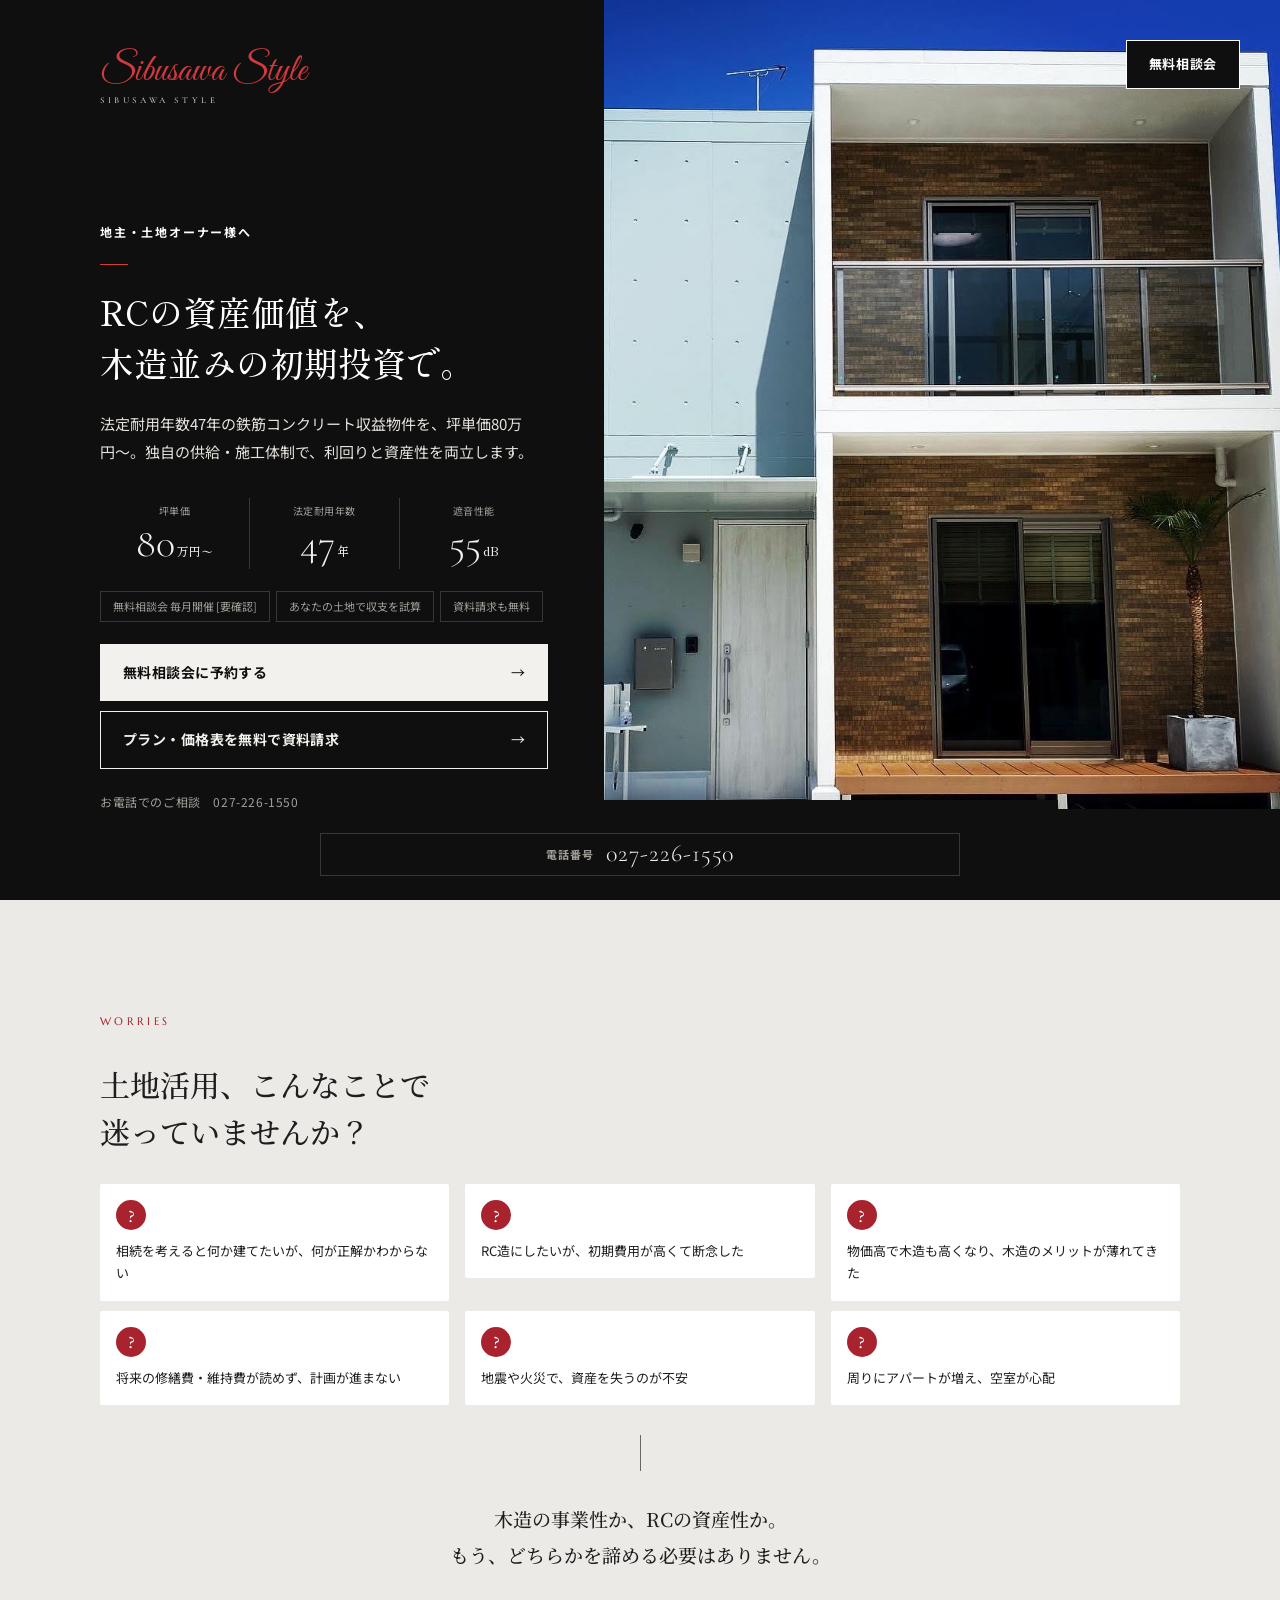
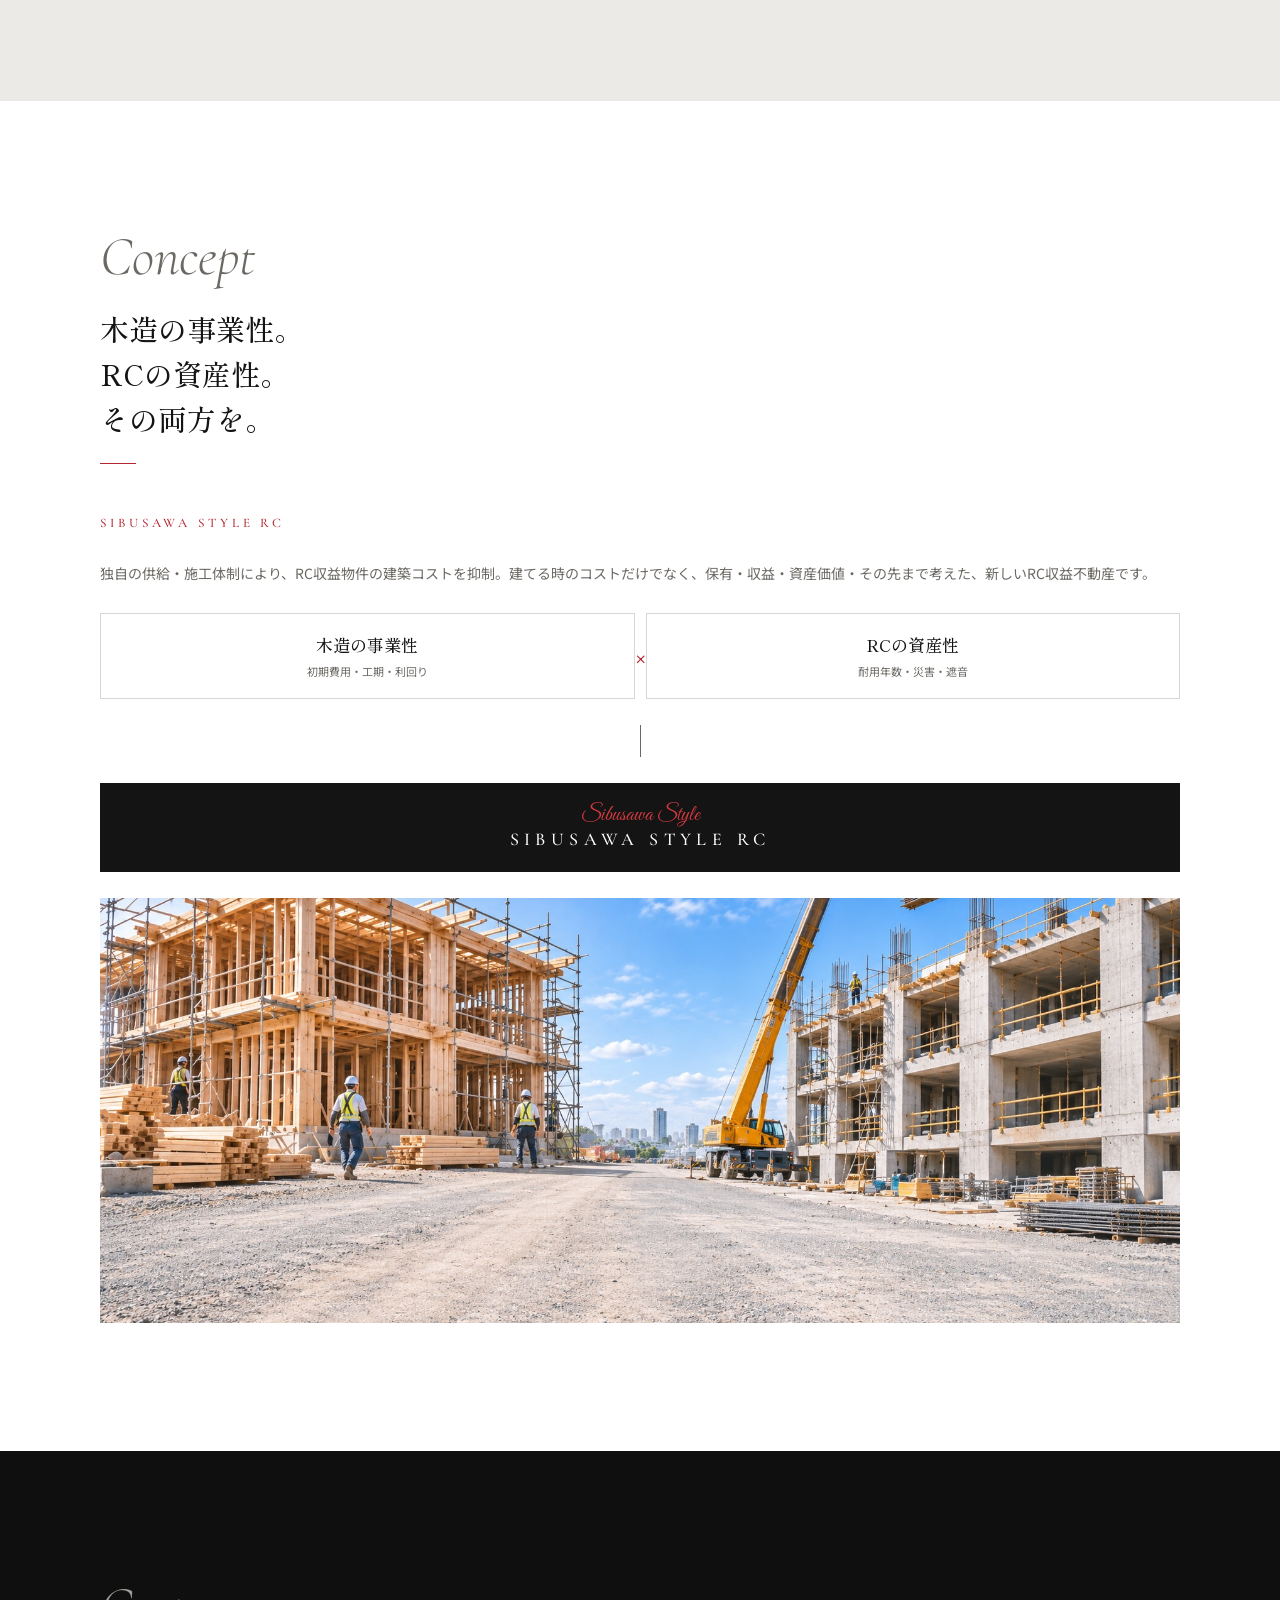
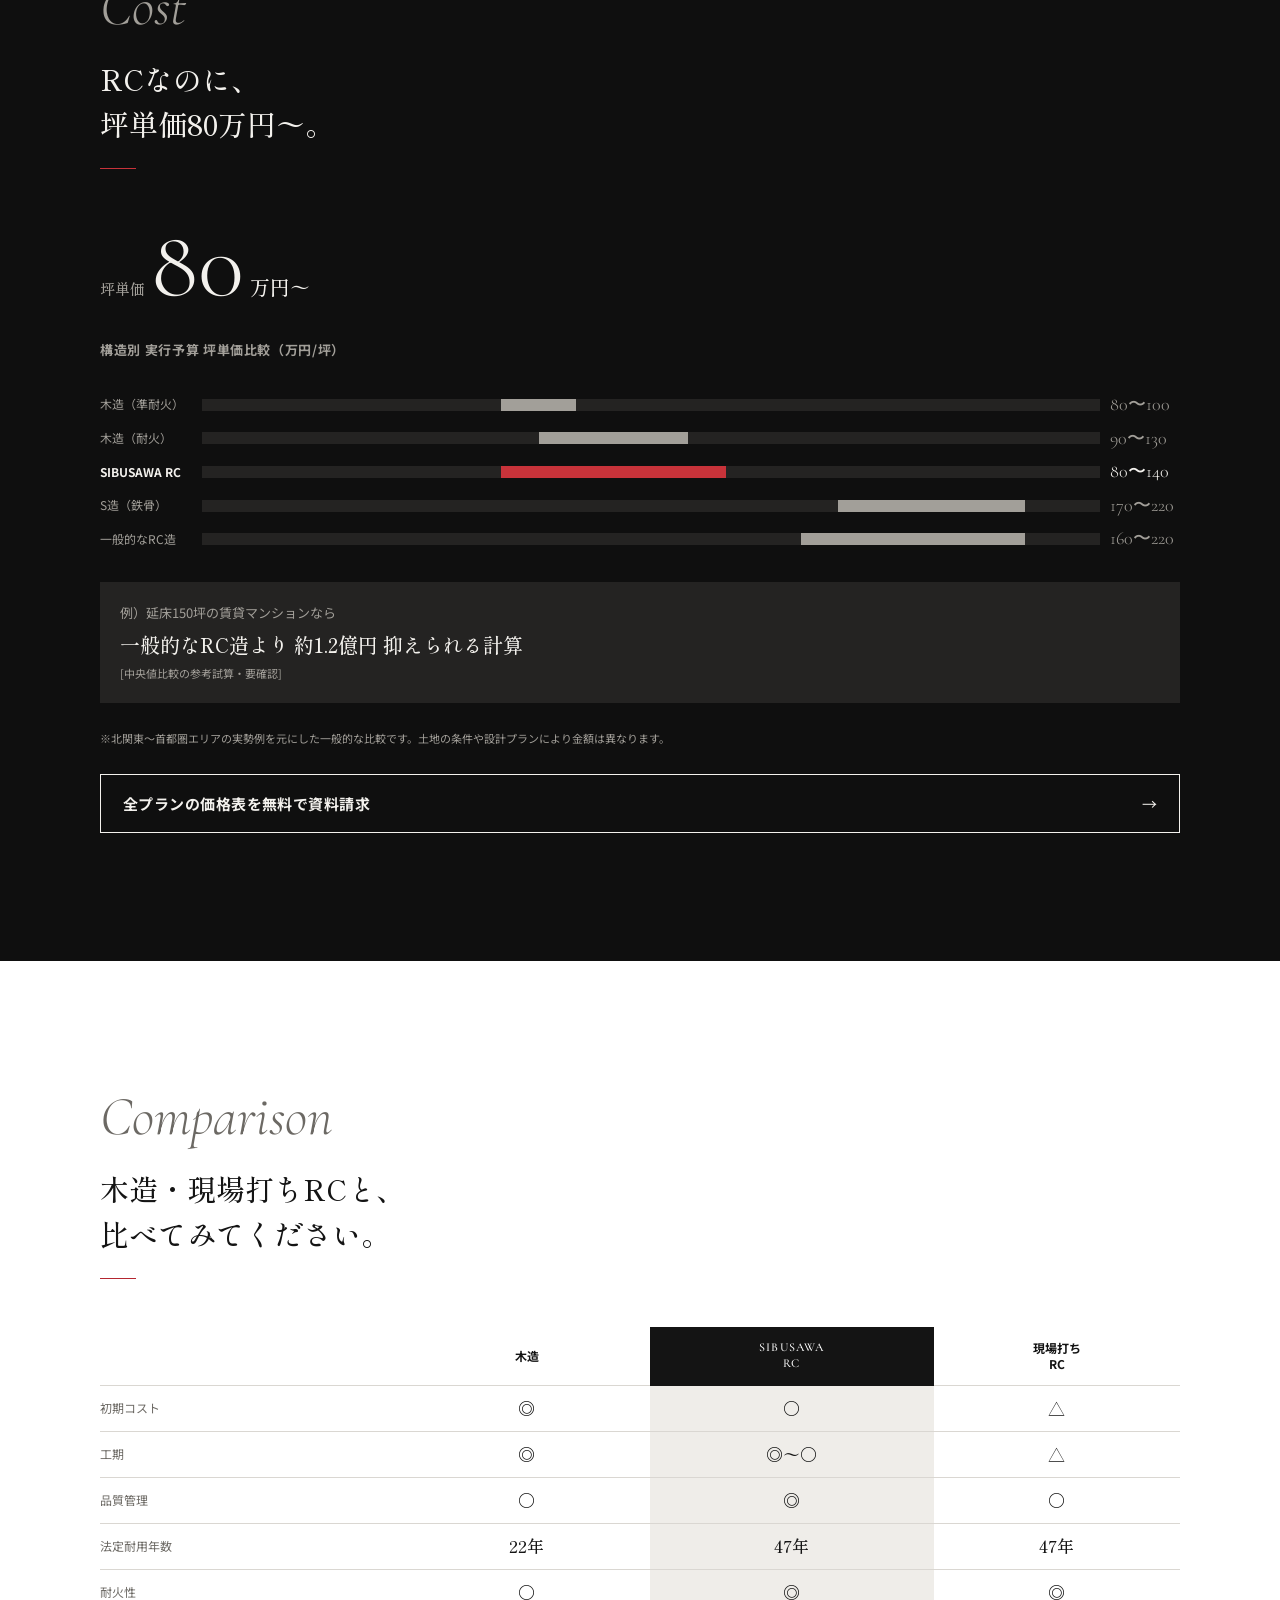
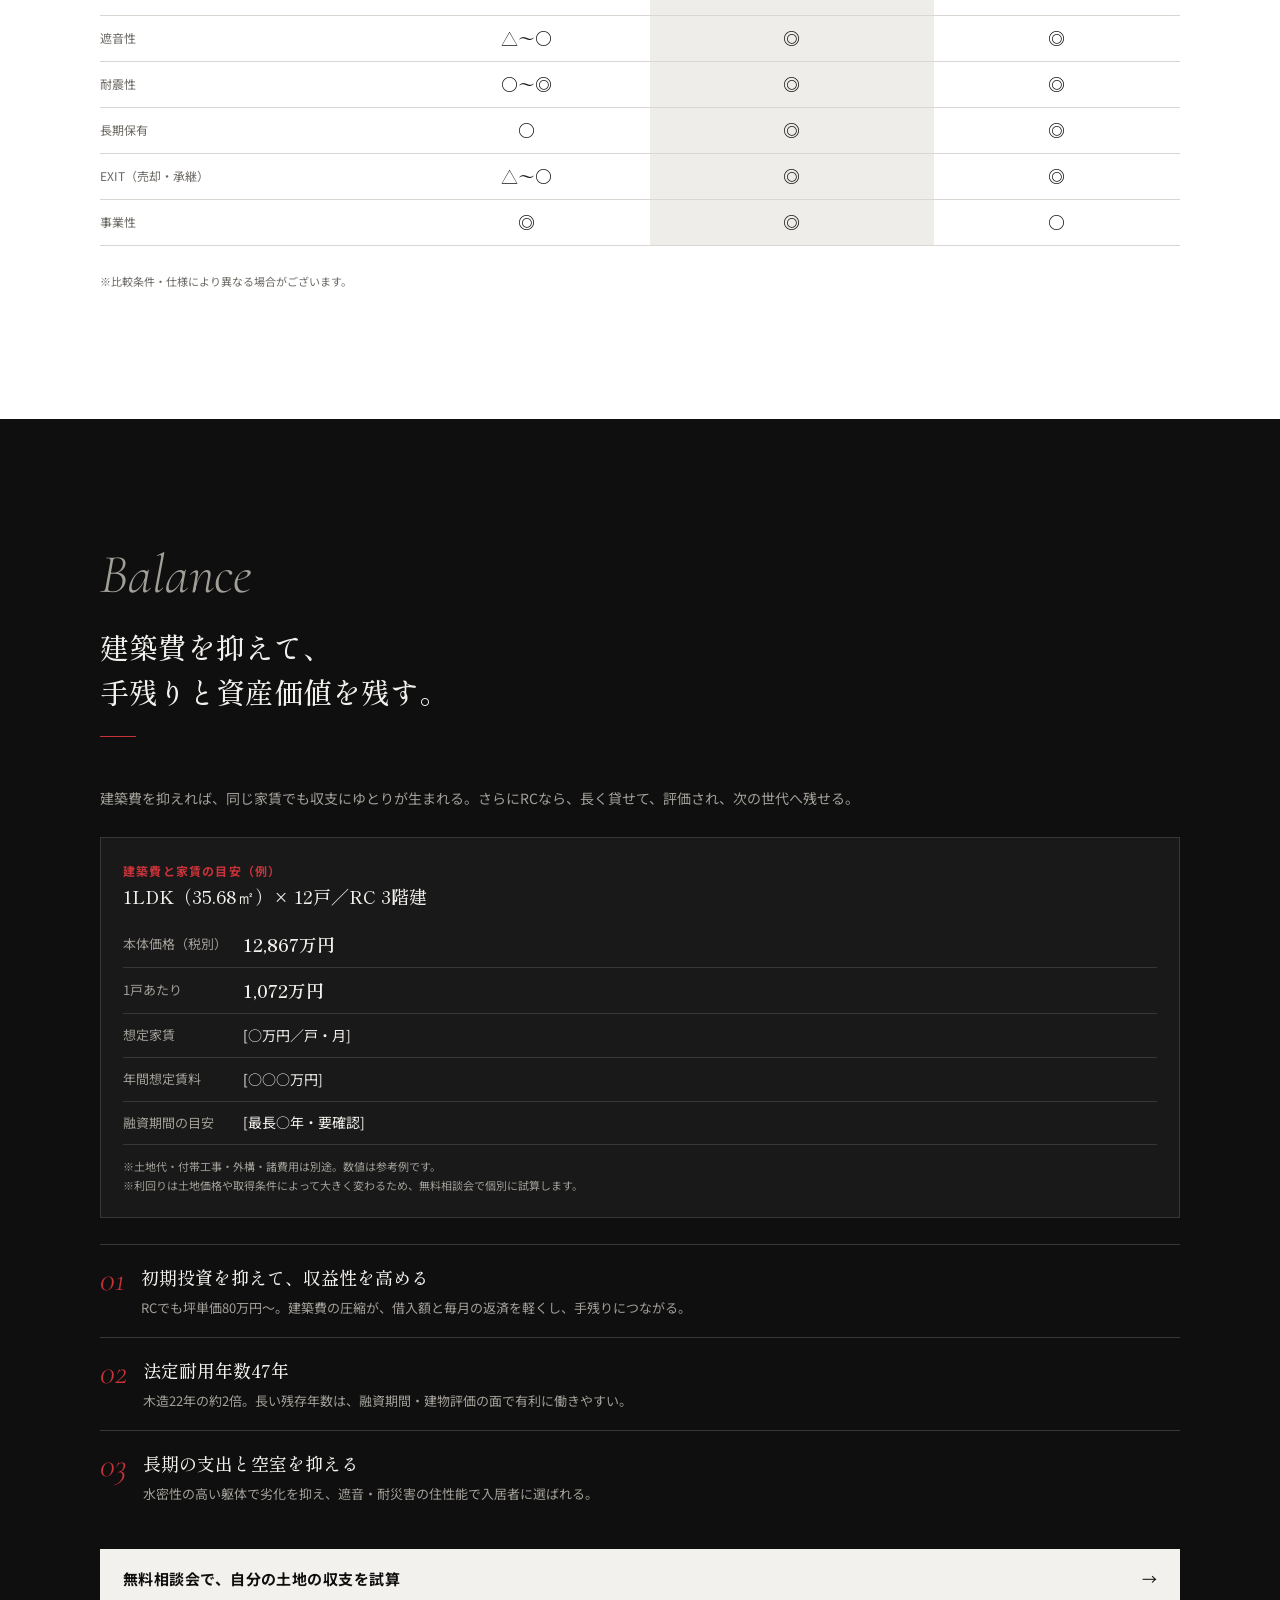
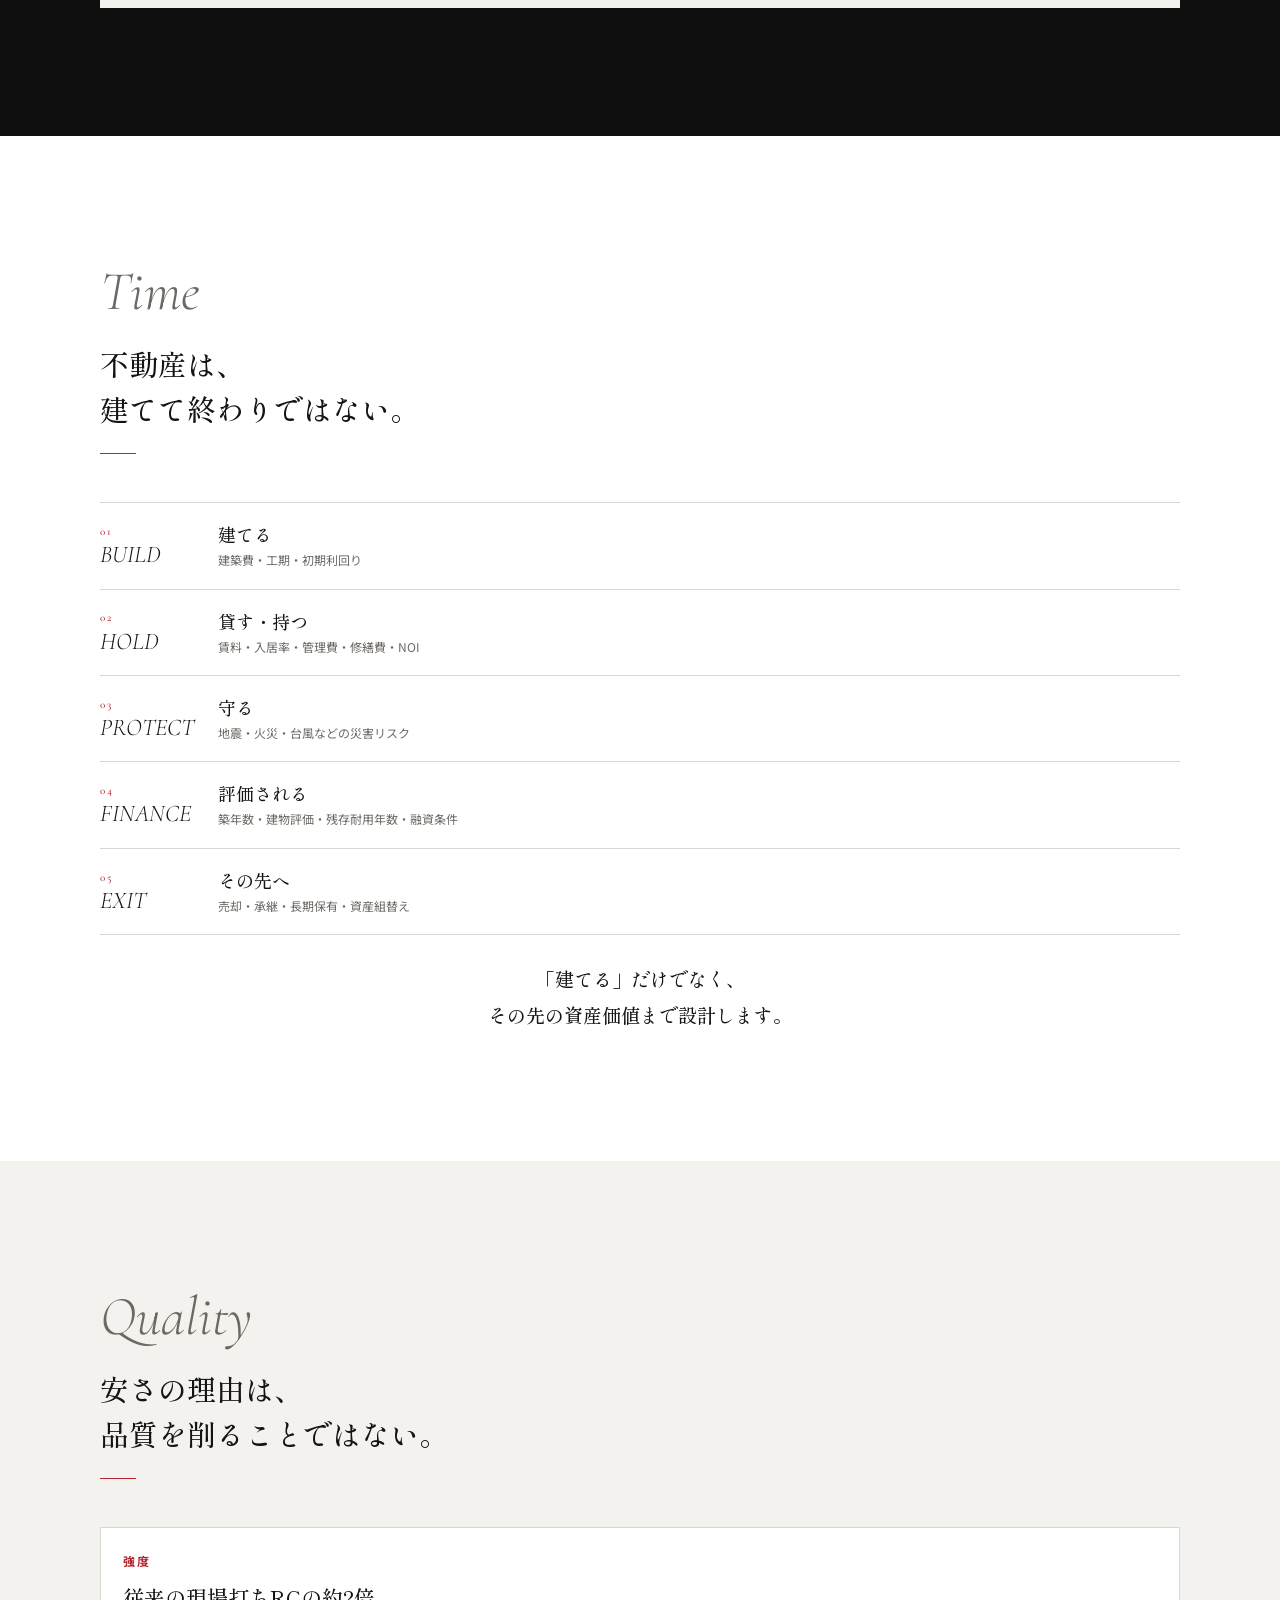
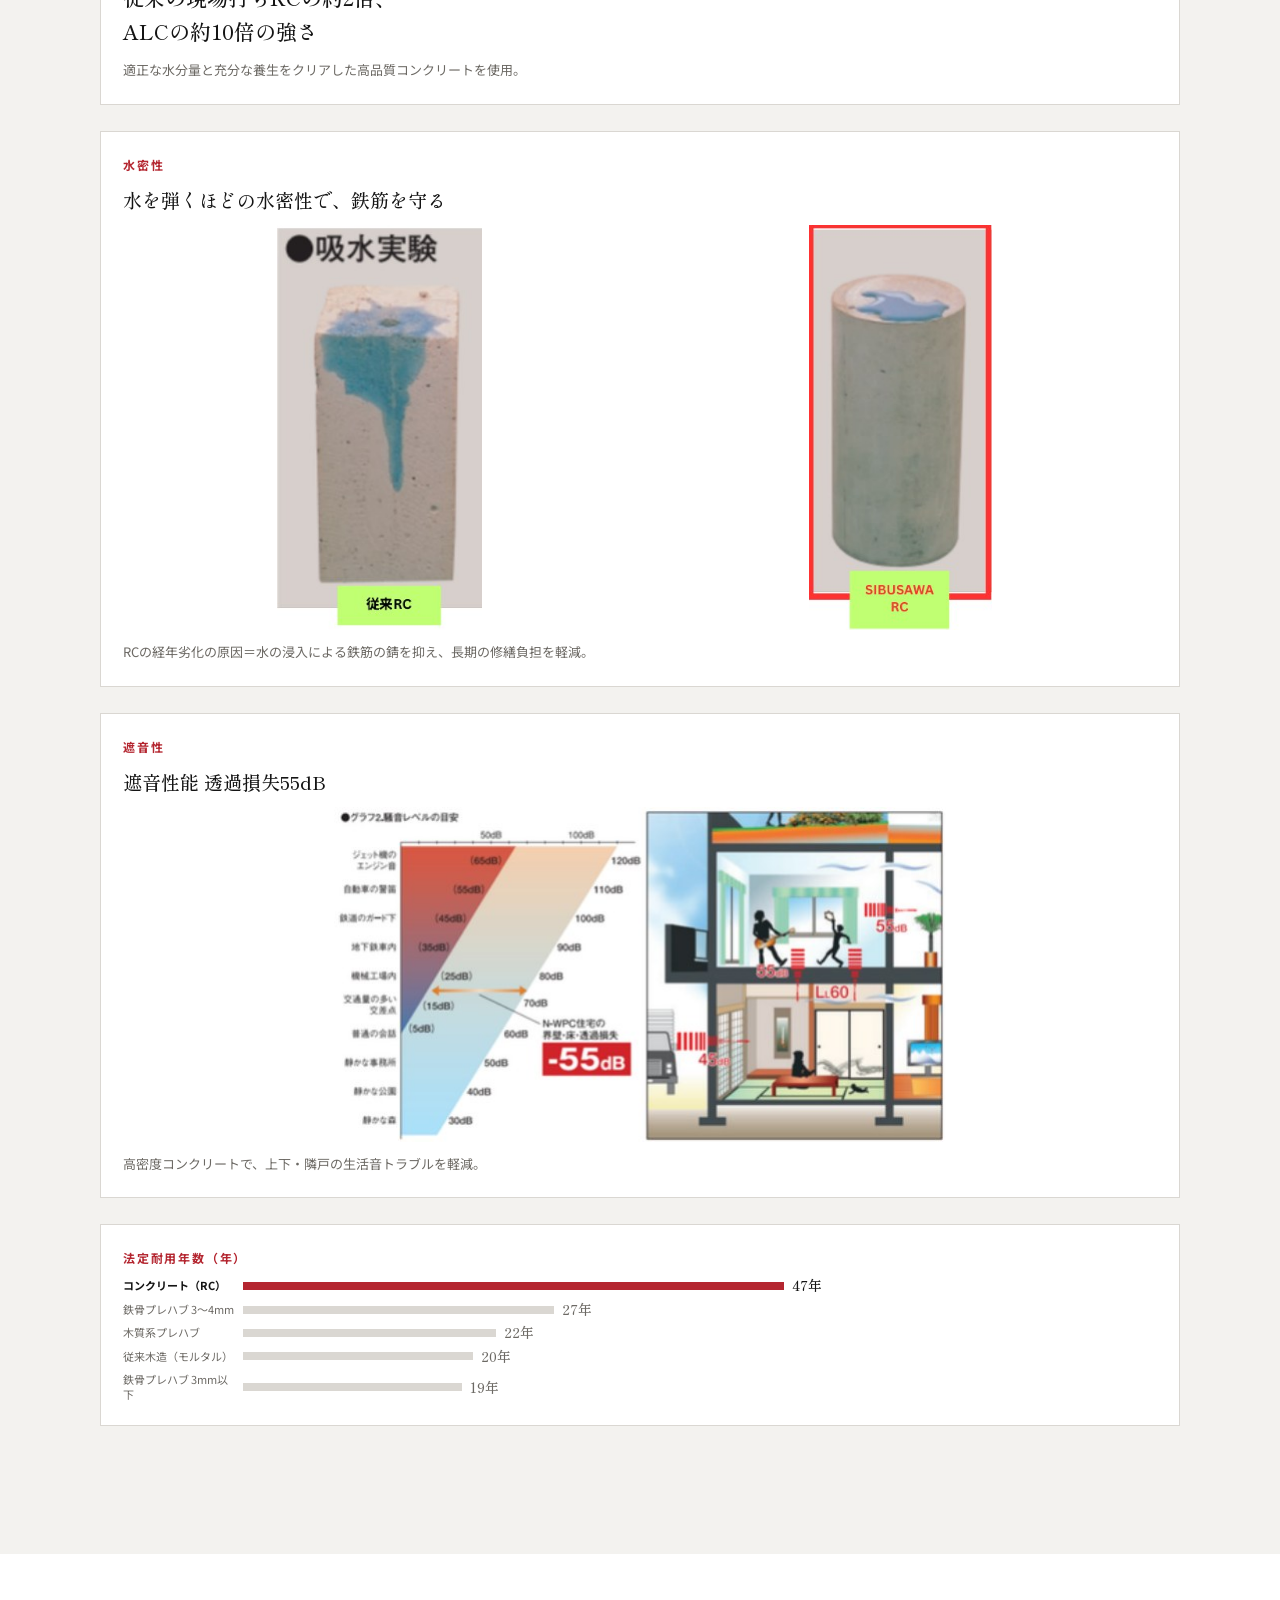
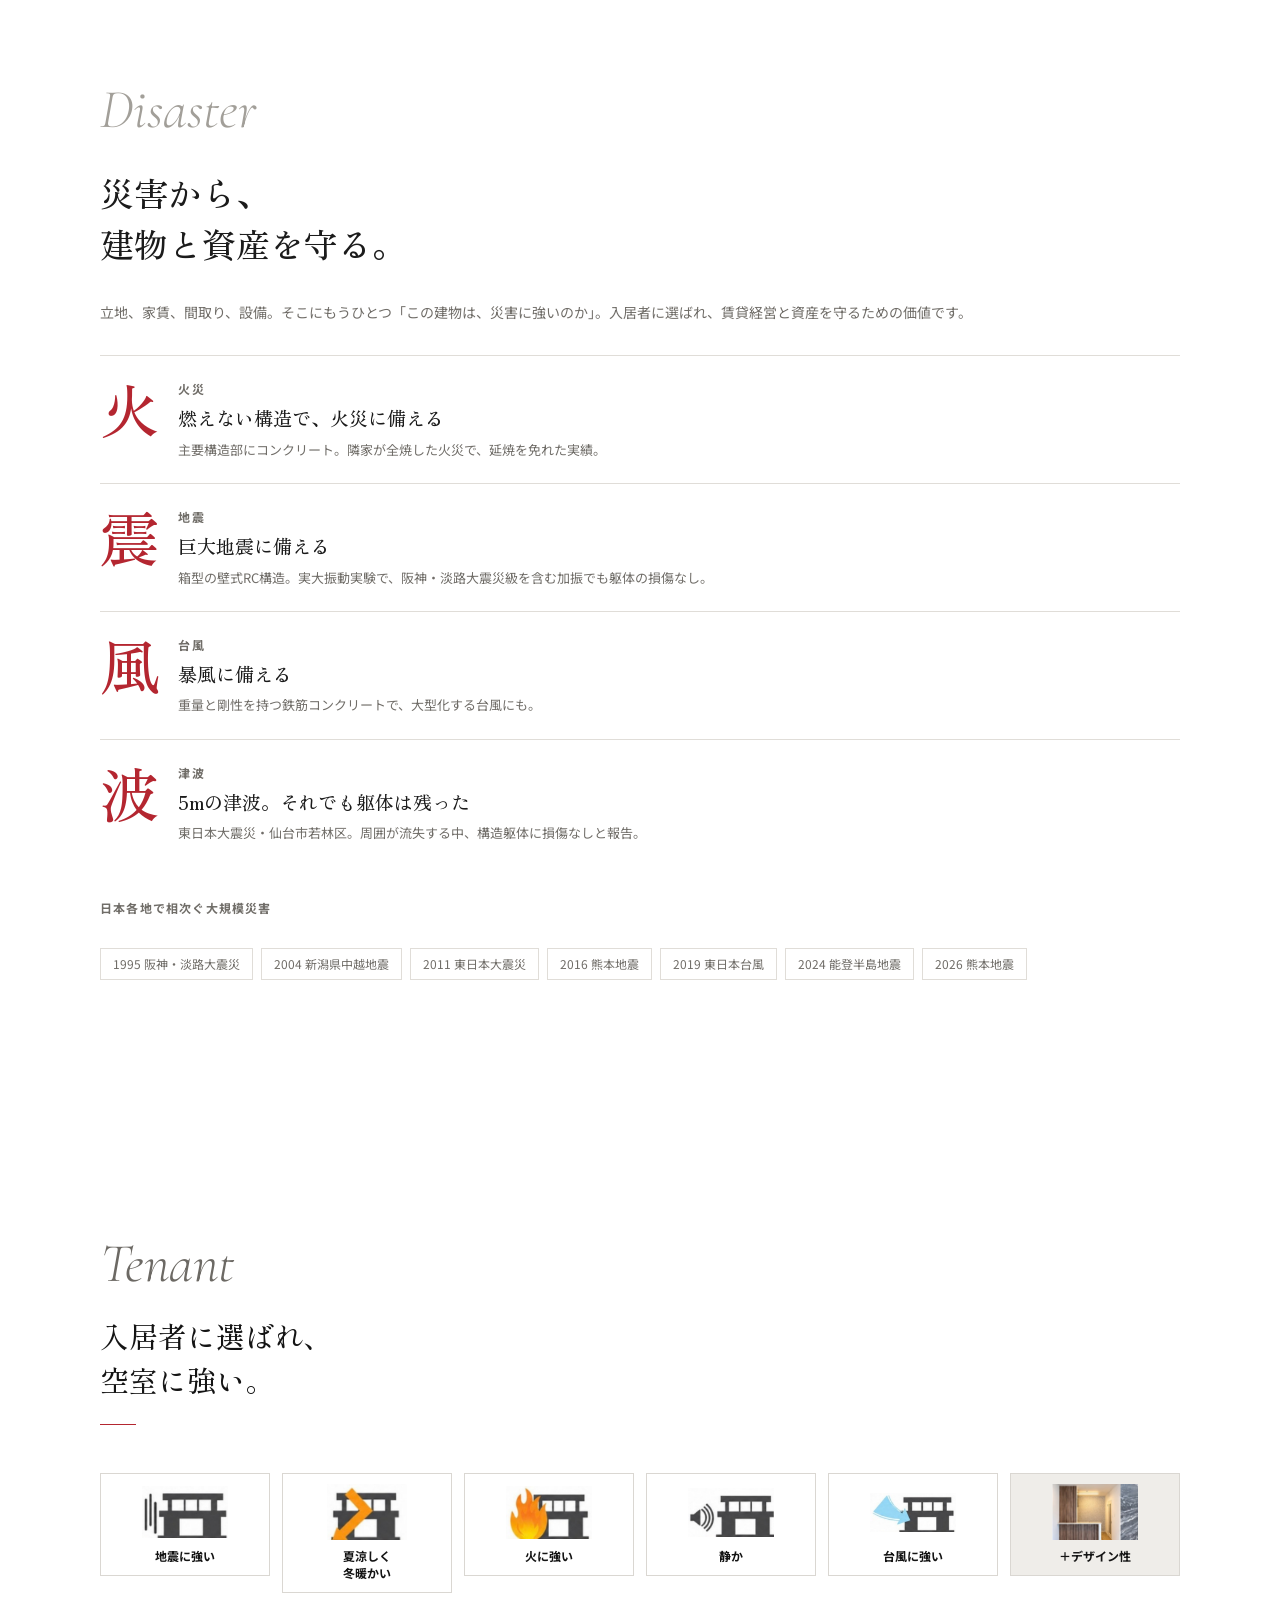
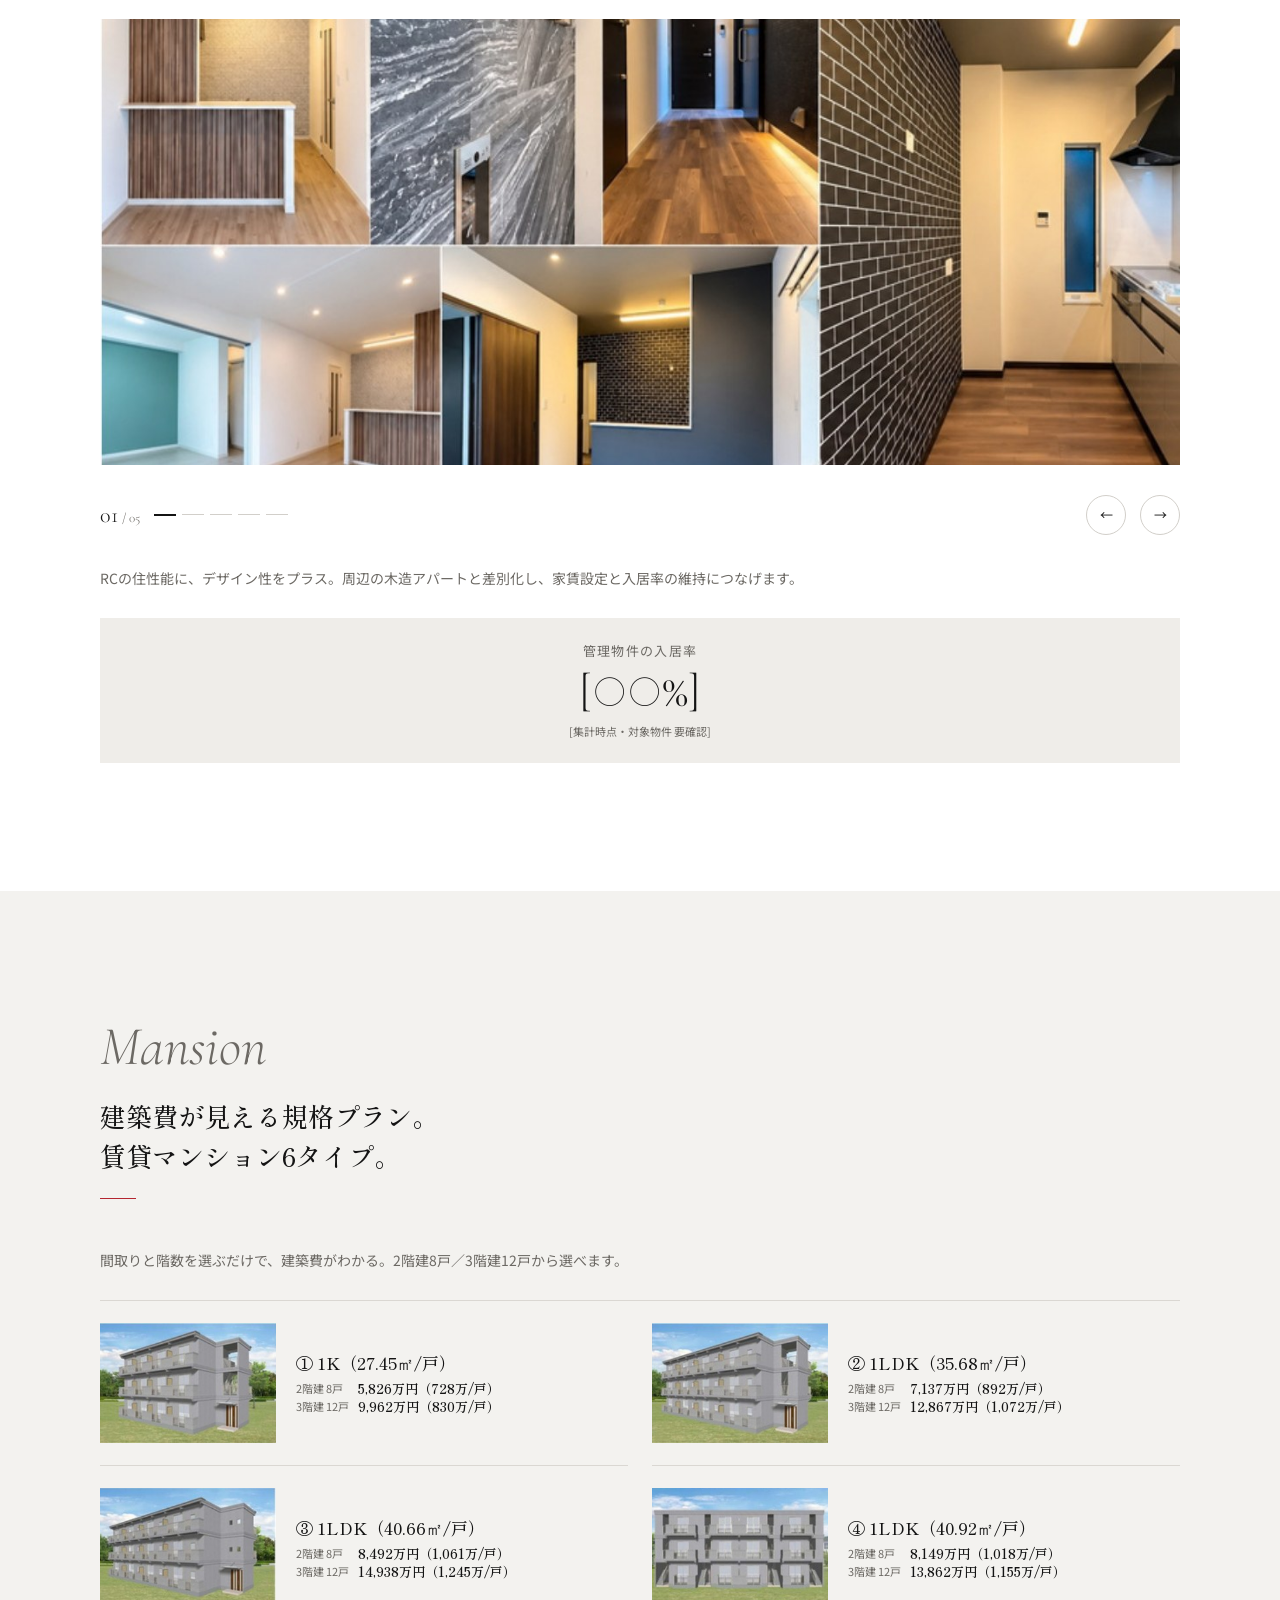
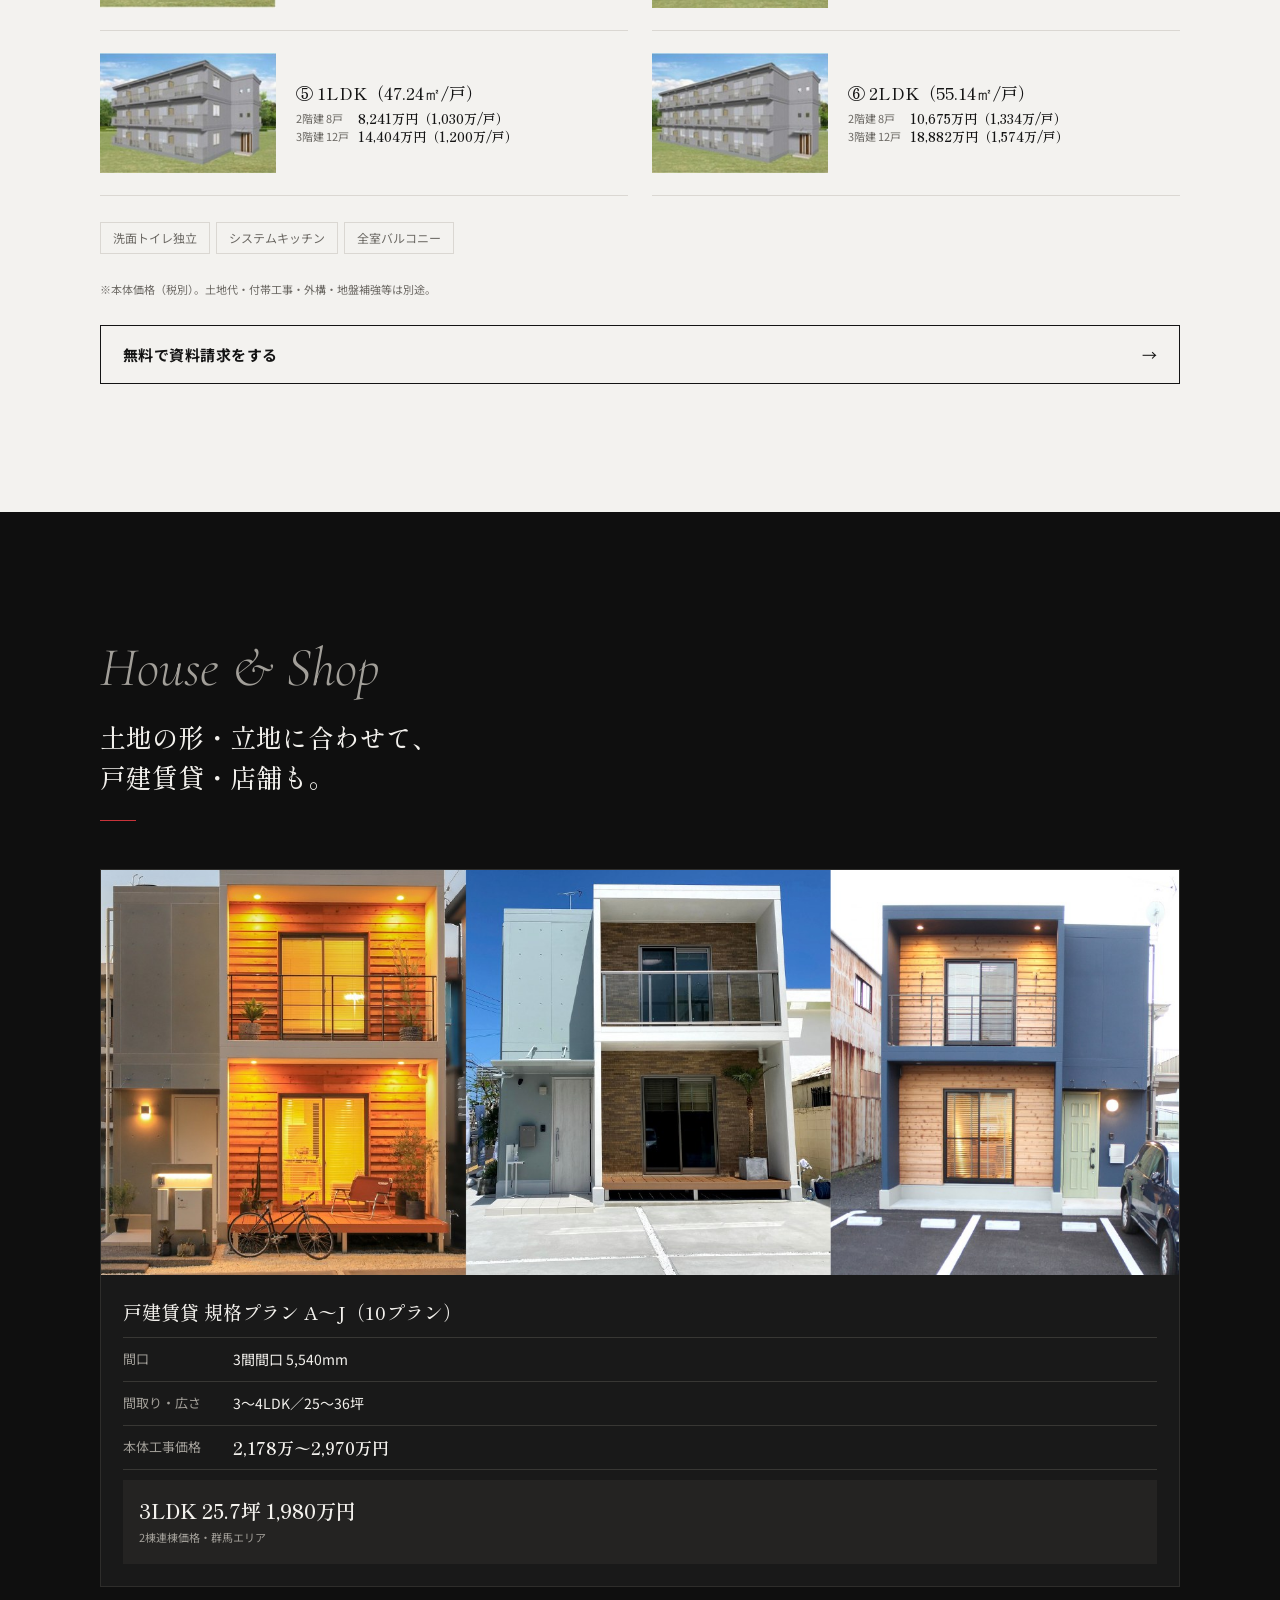
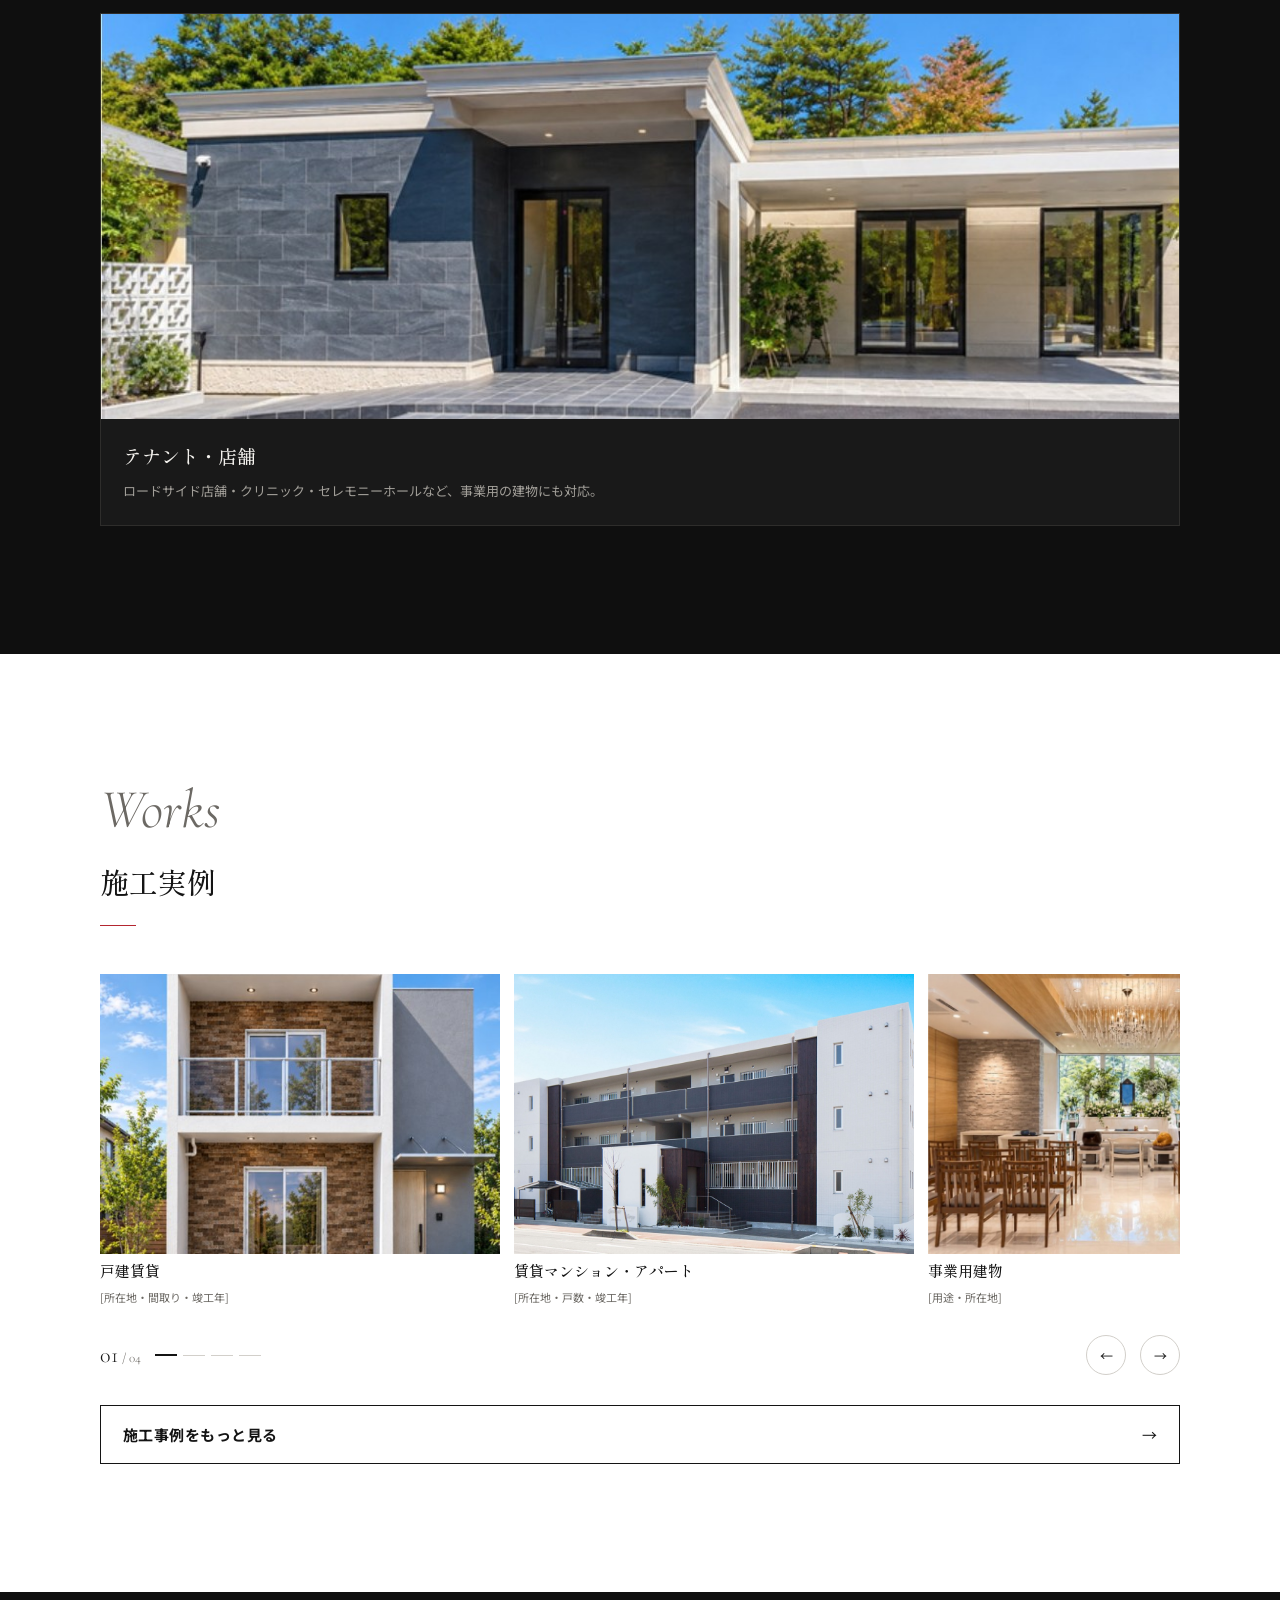
<file: public/index.html>
<!DOCTYPE html>
<html lang="ja">
<head>
  <meta charset="UTF-8">
  <meta name="viewport" content="width=device-width, initial-scale=1">
  <title>SIBUSAWA STYLE RC｜RCの資産価値を、木造並みの初期投資で。</title>
  <meta name="description" content="法定耐用年数47年の鉄筋コンクリート収益物件を、坪単価80万円〜。独自の供給・施工体制で、利回りと資産性を両立するSIBUSAWA STYLE RC。無料相談会・資料請求受付中。">
  <meta name="format-detection" content="telephone=no">
  <link rel="preconnect" href="https://fonts.googleapis.com">
  <link rel="preconnect" href="https://fonts.gstatic.com" crossorigin>
  <link rel="stylesheet" href="https://fonts.googleapis.com/css2?family=Cormorant+Garamond:ital,wght@0,300;0,500;1,300&family=Great+Vibes&family=Marcellus&family=Noto+Sans+JP:wght@400;700&family=Noto+Serif+JP:wght@500;600&family=Shippori+Mincho:wght@500;600&family=Zen+Old+Mincho:wght@500&display=swap">
  <link rel="stylesheet" href="assets/css/style.css">
</head>
<body>

<!-- ============ Header ============ -->
<header class="header">
  <a class="logo" href="./" aria-label="SIBUSAWA STYLE トップ">
    <span class="logo__script">Sibusawa Style</span>
    <span class="logo__sub">SIBUSAWA STYLE</span>
  </a>
  <a class="btn-sm" href="#contact">無料相談会</a>
</header>

<main>

<!-- ============ 01 FV ============ -->
<section class="fv" aria-label="メインビジュアル">
  <div class="fv__media" data-slider="fv">
    <div class="fv__slides">
      <div class="fv__slide is-active" data-slide><img src="assets/img/fv-01.jpg" alt="ライトアップされた木目外壁のRC戸建賃貸の外観" width="1422" height="1600"></div>
      <div class="fv__slide" data-slide><img src="assets/img/fv-02.jpg" alt="タイル外壁のRC戸建賃貸の外観" loading="lazy"></div>
      <div class="fv__slide" data-slide><img src="assets/img/fv-03.jpg" alt="白い外壁のRC住宅の外観" loading="lazy"></div>
    </div>
    <div class="fv-ctrl">
      <p class="slider-ctrl__count"><span class="slider-ctrl__current" data-current>01</span><span class="slider-ctrl__total">/ 03</span></p>
      <div class="fv-ctrl__thumbs">
        <button class="fv-ctrl__thumb is-active" type="button" data-thumb aria-label="1枚目を表示"><img src="assets/img/fv-01.jpg" alt=""></button>
        <button class="fv-ctrl__thumb" type="button" data-thumb aria-label="2枚目を表示"><img src="assets/img/fv-02.jpg" alt=""></button>
        <button class="fv-ctrl__thumb" type="button" data-thumb aria-label="3枚目を表示"><img src="assets/img/fv-03.jpg" alt=""></button>
      </div>
      <div class="slider-ctrl__arrows">
        <button class="arrow-btn" type="button" data-prev aria-label="前へ">←</button>
        <button class="arrow-btn" type="button" data-next aria-label="次へ">→</button>
      </div>
    </div>
  </div>

  <div class="fv__text">
    <p class="fv__target">地主・土地オーナー様へ</p>
    <span class="fv__bar" aria-hidden="true"></span>
    <h1 class="fv__catch">RCの資産価値を、<br>木造並みの初期投資で。</h1>
    <p class="fv__desc">法定耐用年数47年の鉄筋コンクリート収益物件を、坪単価80万円〜。独自の供給・施工体制で、利回りと資産性を両立します。</p>
    <dl class="fv-stats">
      <div class="fv-stats__item">
        <dt class="fv-stats__label">坪単価</dt>
        <dd class="fv-stats__value"><span class="fv-stats__num">80</span><span class="fv-stats__unit">万円〜</span></dd>
      </div>
      <div class="fv-stats__item">
        <dt class="fv-stats__label">法定耐用年数</dt>
        <dd class="fv-stats__value"><span class="fv-stats__num">47</span><span class="fv-stats__unit">年</span></dd>
      </div>
      <div class="fv-stats__item">
        <dt class="fv-stats__label">遮音性能</dt>
        <dd class="fv-stats__value"><span class="fv-stats__num">55</span><span class="fv-stats__unit">dB</span></dd>
      </div>
    </dl>
    <ul class="chips">
      <li class="chip">無料相談会 毎月開催 [要確認]</li>
      <li class="chip">あなたの土地で収支を試算</li>
      <li class="chip">資料請求も無料</li>
    </ul>
    <div class="fv__cta">
      <a class="btn btn--light" href="#contact"><span class="btn__label">無料相談会に予約する</span><span class="btn__arrow" aria-hidden="true">→</span></a>
      <a class="btn btn--outline-light" href="#contact"><span class="btn__label">プラン・価格表を無料で資料請求</span><span class="btn__arrow" aria-hidden="true">→</span></a>
    </div>
    <p class="fv__tel">お電話でのご相談　<a href="tel:0272261550">027-226-1550</a></p>
  </div>
</section>

<!-- ============ 02 悩み ============ -->
<section class="worries" aria-labelledby="worries-title">
  <p class="worries__label">WORRIES</p>
  <h2 class="worries__title" id="worries-title">土地活用、こんなことで<br>迷っていませんか？</h2>
  <ul class="worries__list">
    <li class="worries__item">相続を考えると何か建てたいが、何が正解かわからない</li>
    <li class="worries__item">RC造にしたいが、初期費用が高くて断念した</li>
    <li class="worries__item">物価高で木造も高くなり、木造のメリットが薄れてきた</li>
    <li class="worries__item">将来の修繕費・維持費が読めず、計画が進まない</li>
    <li class="worries__item">地震や火災で、資産を失うのが不安</li>
    <li class="worries__item">周りにアパートが増え、空室が心配</li>
  </ul>
  <span class="v-line" aria-hidden="true"></span>
  <p class="closing">木造の事業性か、RCの資産性か。<br>もう、どちらかを諦める必要はありません。</p>
</section>

<!-- ============ 03 コンセプト ============ -->
<section class="sec sec--white concept" aria-labelledby="concept-title">
  <div class="sec-head">
    <p class="sec-head__en" aria-hidden="true">Concept</p>
    <h2 class="sec-head__ja" id="concept-title">木造の事業性。<br>RCの資産性。<br>その両方を。</h2>
  </div>
  <div class="sec__body">
    <p class="concept__sub">SIBUSAWA STYLE RC</p>
    <p class="lead">独自の供給・施工体制により、RC収益物件の建築コストを抑制。建てる時のコストだけでなく、保有・収益・資産価値・その先まで考えた、新しいRC収益不動産です。</p>
    <div class="concept__formula">
      <div class="concept__box">
        <p class="concept__box-title">木造の事業性</p>
        <p class="concept__box-text">初期費用・工期・利回り</p>
      </div>
      <span class="concept__times" aria-label="かける">×</span>
      <div class="concept__box">
        <p class="concept__box-title">RCの資産性</p>
        <p class="concept__box-text">耐用年数・災害・遮音</p>
      </div>
    </div>
    <span class="v-line" aria-hidden="true"></span>
    <div class="concept__answer">
      <p class="concept__answer-script" aria-hidden="true">Sibusawa Style</p>
      <p class="concept__answer-name">SIBUSAWA STYLE RC</p>
    </div>
    <figure class="concept__img"><img src="assets/img/concept.jpg" alt="木造と鉄筋コンクリートの建築現場" loading="lazy"></figure>
  </div>
</section>

<!-- ============ 04 価格 ============ -->
<section class="sec sec--dark cost" aria-labelledby="cost-title">
  <div class="sec-head">
    <p class="sec-head__en" aria-hidden="true">Cost</p>
    <h2 class="sec-head__ja" id="cost-title">RCなのに、<br>坪単価80万円〜。</h2>
  </div>
  <div class="sec__body">
    <p class="cost__big"><span class="cost__big-label">坪単価</span><span class="cost__big-num">80</span><span class="cost__big-unit">万円〜</span></p>
    <p class="cost__caption">構造別 実行予算 坪単価比較（万円/坪）</p>
    <ul class="cost-graph">
      <li class="cost-graph__row"><span class="cost-graph__label">木造（準耐火）</span><span class="cost-graph__track"><span class="cost-graph__bar" style="--min:80;--max:100"></span></span><span class="cost-graph__value">80〜100</span></li>
      <li class="cost-graph__row"><span class="cost-graph__label">木造（耐火）</span><span class="cost-graph__track"><span class="cost-graph__bar" style="--min:90;--max:130"></span></span><span class="cost-graph__value">90〜130</span></li>
      <li class="cost-graph__row is-own"><span class="cost-graph__label">SIBUSAWA RC</span><span class="cost-graph__track"><span class="cost-graph__bar" style="--min:80;--max:140"></span></span><span class="cost-graph__value">80〜140</span></li>
      <li class="cost-graph__row"><span class="cost-graph__label">S造（鉄骨）</span><span class="cost-graph__track"><span class="cost-graph__bar" style="--min:170;--max:220"></span></span><span class="cost-graph__value">170〜220</span></li>
      <li class="cost-graph__row"><span class="cost-graph__label">一般的なRC造</span><span class="cost-graph__track"><span class="cost-graph__bar" style="--min:160;--max:220"></span></span><span class="cost-graph__value">160〜220</span></li>
    </ul>
    <div class="cost__example">
      <p class="cost__example-lead">例）延床150坪の賃貸マンションなら</p>
      <p class="cost__example-main">一般的なRC造より 約1.2億円 抑えられる計算</p>
      <p class="cost__example-note">[中央値比較の参考試算・要確認]</p>
    </div>
    <p class="note">※北関東〜首都圏エリアの実勢例を元にした一般的な比較です。土地の条件や設計プランにより金額は異なります。</p>
    <a class="btn btn--outline-light" href="#contact"><span class="btn__label">全プランの価格表を無料で資料請求</span><span class="btn__arrow" aria-hidden="true">→</span></a>
  </div>
</section>

<!-- ============ 05 構造比較 ============ -->
<section class="sec sec--white comparison" aria-labelledby="comparison-title">
  <div class="sec-head">
    <p class="sec-head__en" aria-hidden="true">Comparison</p>
    <h2 class="sec-head__ja" id="comparison-title">木造・現場打ちRCと、<br>比べてみてください。</h2>
  </div>
  <div class="sec__body">
    <table class="compare">
      <colgroup><col><col><col><col></colgroup>
      <thead>
        <tr>
          <td></td>
          <th scope="col">木造</th>
          <th scope="col" class="is-own">SIBUSAWA<br>RC</th>
          <th scope="col">現場打ち<br>RC</th>
        </tr>
      </thead>
      <tbody>
        <tr><th scope="row">初期コスト</th><td>◎</td><td class="is-own">○</td><td>△</td></tr>
        <tr><th scope="row">工期</th><td>◎</td><td class="is-own">◎〜○</td><td>△</td></tr>
        <tr><th scope="row">品質管理</th><td>○</td><td class="is-own">◎</td><td>○</td></tr>
        <tr><th scope="row">法定耐用年数</th><td>22年</td><td class="is-own">47年</td><td>47年</td></tr>
        <tr><th scope="row">耐火性</th><td>○</td><td class="is-own">◎</td><td>◎</td></tr>
        <tr><th scope="row">遮音性</th><td>△〜○</td><td class="is-own">◎</td><td>◎</td></tr>
        <tr><th scope="row">耐震性</th><td>○〜◎</td><td class="is-own">◎</td><td>◎</td></tr>
        <tr><th scope="row">長期保有</th><td>○</td><td class="is-own">◎</td><td>◎</td></tr>
        <tr><th scope="row">EXIT（売却・承継）</th><td>△〜○</td><td class="is-own">◎</td><td>◎</td></tr>
        <tr><th scope="row">事業性</th><td>◎</td><td class="is-own">◎</td><td>○</td></tr>
      </tbody>
    </table>
    <p class="note">※比較条件・仕様により異なる場合がございます。</p>
  </div>
</section>

<!-- ============ 06 収支の考え方 ============ -->
<section class="sec sec--dark balance" aria-labelledby="balance-title">
  <div class="sec-head">
    <p class="sec-head__en" aria-hidden="true">Balance</p>
    <h2 class="sec-head__ja" id="balance-title">建築費を抑えて、<br>手残りと資産価値を残す。</h2>
  </div>
  <div class="sec__body">
    <p class="lead">建築費を抑えれば、同じ家賃でも収支にゆとりが生まれる。さらにRCなら、長く貸せて、評価され、次の世代へ残せる。</p>
    <div class="balance-box">
      <p class="balance-box__label">建築費と家賃の目安（例）</p>
      <p class="balance-box__title">1LDK（35.68㎡）× 12戸／RC 3階建</p>
      <dl class="spec-table">
        <div class="spec-table__row"><dt>本体価格（税別）</dt><dd class="is-price">12,867万円</dd></div>
        <div class="spec-table__row"><dt>1戸あたり</dt><dd class="is-price">1,072万円</dd></div>
        <div class="spec-table__row"><dt>想定家賃</dt><dd>[○万円／戸・月]</dd></div>
        <div class="spec-table__row"><dt>年間想定賃料</dt><dd>[○○○万円]</dd></div>
        <div class="spec-table__row"><dt>融資期間の目安</dt><dd>[最長○年・要確認]</dd></div>
      </dl>
      <p class="note">※土地代・付帯工事・外構・諸費用は別途。数値は参考例です。<br>※利回りは土地価格や取得条件によって大きく変わるため、無料相談会で個別に試算します。</p>
    </div>
    <ol class="points">
      <li class="points__item">
        <span class="points__num">01</span>
        <div class="points__body">
          <h3 class="points__title">初期投資を抑えて、収益性を高める</h3>
          <p class="points__text">RCでも坪単価80万円〜。建築費の圧縮が、借入額と毎月の返済を軽くし、手残りにつながる。</p>
        </div>
      </li>
      <li class="points__item">
        <span class="points__num">02</span>
        <div class="points__body">
          <h3 class="points__title">法定耐用年数47年</h3>
          <p class="points__text">木造22年の約2倍。長い残存年数は、融資期間・建物評価の面で有利に働きやすい。</p>
        </div>
      </li>
      <li class="points__item">
        <span class="points__num">03</span>
        <div class="points__body">
          <h3 class="points__title">長期の支出と空室を抑える</h3>
          <p class="points__text">水密性の高い躯体で劣化を抑え、遮音・耐災害の住性能で入居者に選ばれる。</p>
        </div>
      </li>
    </ol>
    <a class="btn btn--light" href="#contact"><span class="btn__label">無料相談会で、自分の土地の収支を試算</span><span class="btn__arrow" aria-hidden="true">→</span></a>
  </div>
</section>

<!-- ============ 07 建てた後まで ============ -->
<section class="sec sec--white time" aria-labelledby="time-title">
  <div class="sec-head">
    <p class="sec-head__en" aria-hidden="true">Time</p>
    <h2 class="sec-head__ja" id="time-title">不動産は、<br>建てて終わりではない。</h2>
  </div>
  <div class="sec__body">
    <ol class="stages">
      <li class="stages__item">
        <div class="stages__head"><span class="stages__num">01</span><span class="stages__en">BUILD</span></div>
        <div class="stages__body"><h3 class="stages__title">建てる</h3><p class="stages__text">建築費・工期・初期利回り</p></div>
      </li>
      <li class="stages__item">
        <div class="stages__head"><span class="stages__num">02</span><span class="stages__en">HOLD</span></div>
        <div class="stages__body"><h3 class="stages__title">貸す・持つ</h3><p class="stages__text">賃料・入居率・管理費・修繕費・NOI</p></div>
      </li>
      <li class="stages__item">
        <div class="stages__head"><span class="stages__num">03</span><span class="stages__en">PROTECT</span></div>
        <div class="stages__body"><h3 class="stages__title">守る</h3><p class="stages__text">地震・火災・台風などの災害リスク</p></div>
      </li>
      <li class="stages__item">
        <div class="stages__head"><span class="stages__num">04</span><span class="stages__en">FINANCE</span></div>
        <div class="stages__body"><h3 class="stages__title">評価される</h3><p class="stages__text">築年数・建物評価・残存耐用年数・融資条件</p></div>
      </li>
      <li class="stages__item">
        <div class="stages__head"><span class="stages__num">05</span><span class="stages__en">EXIT</span></div>
        <div class="stages__body"><h3 class="stages__title">その先へ</h3><p class="stages__text">売却・承継・長期保有・資産組替え</p></div>
      </li>
    </ol>
    <p class="closing">「建てる」だけでなく、<br>その先の資産価値まで設計します。</p>
  </div>
</section>

<!-- ============ 08 品質 ============ -->
<section class="sec sec--beige quality" aria-labelledby="quality-title">
  <div class="sec-head">
    <p class="sec-head__en" aria-hidden="true">Quality</p>
    <h2 class="sec-head__ja" id="quality-title">安さの理由は、<br>品質を削ることではない。</h2>
  </div>
  <div class="sec__body">
    <article class="q-card">
      <p class="q-card__label">強度</p>
      <h3 class="q-card__title q-card__title--lg">従来の現場打ちRCの約2倍、<br>ALCの約10倍の強さ</h3>
      <p class="q-card__text">適正な水分量と充分な養生をクリアした高品質コンクリートを使用。</p>
    </article>
    <article class="q-card">
      <p class="q-card__label">水密性</p>
      <h3 class="q-card__title">水を弾くほどの水密性で、鉄筋を守る</h3>
      <div class="q-card__pair">
        <figure><img src="assets/img/quality-water-01.jpg" alt="吸水実験：従来RCは水が染み込んでいる" loading="lazy"></figure>
        <figure><img src="assets/img/quality-water-02.jpg" alt="吸水実験：SIBUSAWA RCは表面で水を弾いている" loading="lazy"></figure>
      </div>
      <p class="q-card__text">RCの経年劣化の原因＝水の浸入による鉄筋の錆を抑え、長期の修繕負担を軽減。</p>
    </article>
    <article class="q-card">
      <p class="q-card__label">遮音性</p>
      <h3 class="q-card__title">遮音性能 透過損失55dB</h3>
      <figure class="q-card__img"><img src="assets/img/quality-sound.jpg" alt="騒音レベルのグラフと、住戸間の遮音性能-55dBの図" loading="lazy"></figure>
      <p class="q-card__text">高密度コンクリートで、上下・隣戸の生活音トラブルを軽減。</p>
    </article>
    <article class="q-card">
      <h3 class="q-card__label">法定耐用年数（年）</h3>
      <ul class="life-graph">
        <li class="life-graph__row is-own" style="--y:47"><span class="life-graph__label">コンクリート（RC）</span><span class="life-graph__bar"></span><span class="life-graph__value">47年</span></li>
        <li class="life-graph__row" style="--y:27"><span class="life-graph__label">鉄骨プレハブ 3〜4mm</span><span class="life-graph__bar"></span><span class="life-graph__value">27年</span></li>
        <li class="life-graph__row" style="--y:22"><span class="life-graph__label">木質系プレハブ</span><span class="life-graph__bar"></span><span class="life-graph__value">22年</span></li>
        <li class="life-graph__row" style="--y:20"><span class="life-graph__label">従来木造（モルタル）</span><span class="life-graph__bar"></span><span class="life-graph__value">20年</span></li>
        <li class="life-graph__row" style="--y:19"><span class="life-graph__label">鉄骨プレハブ 3mm以下</span><span class="life-graph__bar"></span><span class="life-graph__value">19年</span></li>
      </ul>
    </article>
  </div>
</section>

<!-- ============ 09 災害 ============ -->
<section class="sec sec--white disaster" aria-labelledby="disaster-title">
  <div class="sec-head">
    <p class="sec-head__en" aria-hidden="true">Disaster</p>
    <h2 class="sec-head__ja" id="disaster-title">災害から、<br>建物と資産を守る。</h2>
  </div>
  <p class="lead">立地、家賃、間取り、設備。そこにもうひとつ「この建物は、災害に強いのか」。入居者に選ばれ、賃貸経営と資産を守るための価値です。</p>
  <ul class="disaster__list">
    <li class="disaster__item">
      <span class="disaster__kanji" aria-hidden="true">火</span>
      <div class="disaster__body">
        <p class="disaster__label">火災</p>
        <h3 class="disaster__title">燃えない構造で、火災に備える</h3>
        <p class="disaster__text">主要構造部にコンクリート。隣家が全焼した火災で、延焼を免れた実績。</p>
      </div>
    </li>
    <li class="disaster__item">
      <span class="disaster__kanji" aria-hidden="true">震</span>
      <div class="disaster__body">
        <p class="disaster__label">地震</p>
        <h3 class="disaster__title">巨大地震に備える</h3>
        <p class="disaster__text">箱型の壁式RC構造。実大振動実験で、阪神・淡路大震災級を含む加振でも躯体の損傷なし。</p>
      </div>
    </li>
    <li class="disaster__item">
      <span class="disaster__kanji" aria-hidden="true">風</span>
      <div class="disaster__body">
        <p class="disaster__label">台風</p>
        <h3 class="disaster__title">暴風に備える</h3>
        <p class="disaster__text">重量と剛性を持つ鉄筋コンクリートで、大型化する台風にも。</p>
      </div>
    </li>
    <li class="disaster__item">
      <span class="disaster__kanji" aria-hidden="true">波</span>
      <div class="disaster__body">
        <p class="disaster__label">津波</p>
        <h3 class="disaster__title">5mの津波。それでも躯体は残った</h3>
        <p class="disaster__text">東日本大震災・仙台市若林区。周囲が流失する中、構造躯体に損傷なしと報告。</p>
      </div>
    </li>
  </ul>
  <p class="disaster__history-title">日本各地で相次ぐ大規模災害</p>
  <ul class="chips">
    <li class="chip">1995 阪神・淡路大震災</li>
    <li class="chip">2004 新潟県中越地震</li>
    <li class="chip">2011 東日本大震災</li>
    <li class="chip">2016 熊本地震</li>
    <li class="chip">2019 東日本台風</li>
    <li class="chip">2024 能登半島地震</li>
    <li class="chip">2026 熊本地震</li>
  </ul>
</section>

<!-- ============ 10 入居者に選ばれる ============ -->
<section class="sec sec--white tenant" aria-labelledby="tenant-title">
  <div class="sec-head">
    <p class="sec-head__en" aria-hidden="true">Tenant</p>
    <h2 class="sec-head__ja" id="tenant-title">入居者に選ばれ、<br>空室に強い。</h2>
  </div>
  <div class="sec__body">
    <ul class="tenant-points">
      <li class="tenant-points__item"><img src="assets/img/tenant-icon-quake.jpg" alt="" loading="lazy">地震に強い</li>
      <li class="tenant-points__item"><img src="assets/img/tenant-icon-thermal.jpg" alt="" loading="lazy">夏涼しく<br>冬暖かい</li>
      <li class="tenant-points__item"><img src="assets/img/tenant-icon-fire.jpg" alt="" loading="lazy">火に強い</li>
      <li class="tenant-points__item"><img src="assets/img/tenant-icon-quiet.jpg" alt="" loading="lazy">静か</li>
      <li class="tenant-points__item"><img src="assets/img/tenant-icon-typhoon.jpg" alt="" loading="lazy">台風に強い</li>
      <li class="tenant-points__item is-plus"><img src="assets/img/tenant-icon-design.jpg" alt="" loading="lazy">＋デザイン性</li>
    </ul>
    <div data-slider="fade">
      <div class="photo-slider">
        <!-- TODO: 2〜5枚目の写真は素材待ち（現状は同じ写真を仮置き） -->
        <figure class="photo-slider__item is-active" data-slide><img src="assets/img/tenant-slide-01.jpg" alt="SIBUSAWA STYLE RCの室内写真" loading="lazy"></figure>
        <figure class="photo-slider__item" data-slide><img src="assets/img/tenant-slide-01.jpg" alt="" loading="lazy"></figure>
        <figure class="photo-slider__item" data-slide><img src="assets/img/tenant-slide-01.jpg" alt="" loading="lazy"></figure>
        <figure class="photo-slider__item" data-slide><img src="assets/img/tenant-slide-01.jpg" alt="" loading="lazy"></figure>
        <figure class="photo-slider__item" data-slide><img src="assets/img/tenant-slide-01.jpg" alt="" loading="lazy"></figure>
      </div>
      <div class="slider-ctrl" style="margin-top: var(--body-gap)">
        <p class="slider-ctrl__count"><span class="slider-ctrl__current" data-current>01</span><span class="slider-ctrl__total">/ 05</span></p>
        <div class="slider-ctrl__progress" data-progress><span class="is-active"></span><span></span><span></span><span></span><span></span></div>
        <div class="slider-ctrl__arrows">
          <button class="arrow-btn" type="button" data-prev aria-label="前へ">←</button>
          <button class="arrow-btn" type="button" data-next aria-label="次へ">→</button>
        </div>
      </div>
    </div>
    <p class="lead">RCの住性能に、デザイン性をプラス。周辺の木造アパートと差別化し、家賃設定と入居率の維持につなげます。</p>
    <div class="tenant__result">
      <p class="tenant__result-label">管理物件の入居率</p>
      <p class="tenant__result-value">[○○%]</p>
      <p class="tenant__result-note">[集計時点・対象物件 要確認]</p>
    </div>
  </div>
</section>

<!-- ============ 11 賃貸マンション6タイプ ============ -->
<section class="sec sec--beige mansion" aria-labelledby="mansion-title">
  <div class="sec-head">
    <p class="sec-head__en" aria-hidden="true">Mansion</p>
    <h2 class="sec-head__ja sec-head__ja--sm" id="mansion-title">建築費が見える規格プラン。<br>賃貸マンション6タイプ。</h2>
  </div>
  <div class="sec__body">
    <p class="lead">間取りと階数を選ぶだけで、建築費がわかる。2階建8戸／3階建12戸から選べます。</p>
    <div data-slider="scroll">
      <ul class="scroller plans" data-track>
        <li class="plan">
          <figure class="plan__img"><img src="assets/img/plan-01.jpg" alt="1Kプランの外観パース" loading="lazy"></figure>
          <div class="plan__body">
            <h3 class="plan__title">① 1K（27.45㎡/戸）</h3>
            <dl>
              <div class="plan__row"><dt>2階建 8戸</dt><dd>5,826万円（728万/戸）</dd></div>
              <div class="plan__row"><dt>3階建 12戸</dt><dd>9,962万円（830万/戸）</dd></div>
            </dl>
          </div>
        </li>
        <li class="plan">
          <figure class="plan__img"><img src="assets/img/plan-02.jpg" alt="1LDK（35.68㎡）プランの外観パース" loading="lazy"></figure>
          <div class="plan__body">
            <h3 class="plan__title">② 1LDK（35.68㎡/戸）</h3>
            <dl>
              <div class="plan__row"><dt>2階建 8戸</dt><dd>7,137万円（892万/戸）</dd></div>
              <div class="plan__row"><dt>3階建 12戸</dt><dd>12,867万円（1,072万/戸）</dd></div>
            </dl>
          </div>
        </li>
        <li class="plan">
          <figure class="plan__img"><img src="assets/img/plan-03.jpg" alt="1LDK（40.66㎡）プランの外観パース" loading="lazy"></figure>
          <div class="plan__body">
            <h3 class="plan__title">③ 1LDK（40.66㎡/戸）</h3>
            <dl>
              <div class="plan__row"><dt>2階建 8戸</dt><dd>8,492万円（1,061万/戸）</dd></div>
              <div class="plan__row"><dt>3階建 12戸</dt><dd>14,938万円（1,245万/戸）</dd></div>
            </dl>
          </div>
        </li>
        <li class="plan">
          <figure class="plan__img"><img src="assets/img/plan-04.jpg" alt="1LDK（40.92㎡）プランの外観パース" loading="lazy"></figure>
          <div class="plan__body">
            <h3 class="plan__title">④ 1LDK（40.92㎡/戸）</h3>
            <dl>
              <div class="plan__row"><dt>2階建 8戸</dt><dd>8,149万円（1,018万/戸）</dd></div>
              <div class="plan__row"><dt>3階建 12戸</dt><dd>13,862万円（1,155万/戸）</dd></div>
            </dl>
          </div>
        </li>
        <li class="plan">
          <figure class="plan__img"><img src="assets/img/plan-05.jpg" alt="1LDK（47.24㎡）プランの外観パース" loading="lazy"></figure>
          <div class="plan__body">
            <h3 class="plan__title">⑤ 1LDK（47.24㎡/戸）</h3>
            <dl>
              <div class="plan__row"><dt>2階建 8戸</dt><dd>8,241万円（1,030万/戸）</dd></div>
              <div class="plan__row"><dt>3階建 12戸</dt><dd>14,404万円（1,200万/戸）</dd></div>
            </dl>
          </div>
        </li>
        <li class="plan">
          <figure class="plan__img"><img src="assets/img/plan-06.jpg" alt="2LDKプランの外観パース" loading="lazy"></figure>
          <div class="plan__body">
            <h3 class="plan__title">⑥ 2LDK（55.14㎡/戸）</h3>
            <dl>
              <div class="plan__row"><dt>2階建 8戸</dt><dd>10,675万円（1,334万/戸）</dd></div>
              <div class="plan__row"><dt>3階建 12戸</dt><dd>18,882万円（1,574万/戸）</dd></div>
            </dl>
          </div>
        </li>
      </ul>
      <div class="slider-ctrl" style="margin-top: var(--body-gap)">
        <p class="slider-ctrl__count"><span class="slider-ctrl__current" data-current>01</span><span class="slider-ctrl__total">/ 06</span></p>
        <div class="slider-ctrl__progress" data-progress><span class="is-active"></span><span></span><span></span><span></span><span></span><span></span></div>
        <div class="slider-ctrl__arrows">
          <button class="arrow-btn" type="button" data-prev aria-label="前へ">←</button>
          <button class="arrow-btn" type="button" data-next aria-label="次へ">→</button>
        </div>
      </div>
    </div>
    <ul class="chips">
      <li class="chip">洗面トイレ独立</li>
      <li class="chip">システムキッチン</li>
      <li class="chip">全室バルコニー</li>
    </ul>
    <p class="note">※本体価格（税別）。土地代・付帯工事・外構・地盤補強等は別途。</p>
    <a class="btn btn--outline" href="#contact"><span class="btn__label">無料で資料請求をする</span><span class="btn__arrow" aria-hidden="true">→</span></a>
  </div>
</section>

<!-- ============ 12 戸建賃貸・店舗 ============ -->
<section class="sec sec--dark house-shop" aria-labelledby="hs-title">
  <div class="sec-head">
    <p class="sec-head__en" aria-hidden="true">House &amp; Shop</p>
    <h2 class="sec-head__ja sec-head__ja--sm" id="hs-title">土地の形・立地に合わせて、<br>戸建賃貸・店舗も。</h2>
  </div>
  <div class="sec__body">
    <article class="hs-card">
      <figure class="hs-card__img"><img src="assets/img/house.jpg" alt="RC戸建賃貸の外観3棟" loading="lazy"></figure>
      <div class="hs-card__body">
        <h3 class="hs-card__title">戸建賃貸 規格プラン A〜J（10プラン）</h3>
        <dl class="spec-table">
          <div class="spec-table__row"><dt>間口</dt><dd>3間間口 5,540mm</dd></div>
          <div class="spec-table__row"><dt>間取り・広さ</dt><dd>3〜4LDK／25〜36坪</dd></div>
          <div class="spec-table__row"><dt>本体工事価格</dt><dd class="is-price">2,178万〜2,970万円</dd></div>
        </dl>
        <div class="hs-card__price">
          <p class="hs-card__price-main">3LDK 25.7坪 1,980万円</p>
          <p class="note">2棟連棟価格・群馬エリア</p>
        </div>
      </div>
    </article>
    <article class="hs-card">
      <figure class="hs-card__img"><img src="assets/img/shop.jpg" alt="RC造の店舗・テナントの外観" loading="lazy"></figure>
      <div class="hs-card__body hs-card__body--sm">
        <h3 class="hs-card__title">テナント・店舗</h3>
        <p class="hs-card__text">ロードサイド店舗・クリニック・セレモニーホールなど、事業用の建物にも対応。</p>
      </div>
    </article>
  </div>
</section>

<!-- ============ 13 施工実例 ============ -->
<section class="sec sec--white works" aria-labelledby="works-title">
  <div class="sec-head">
    <p class="sec-head__en" aria-hidden="true">Works</p>
    <h2 class="sec-head__ja" id="works-title">施工実例</h2>
  </div>
  <div class="sec__body">
    <div data-slider="scroll">
      <ul class="scroller" data-track>
        <li class="work">
          <figure class="work__img"><img src="assets/img/works-01.jpg" alt="RC戸建賃貸の施工例" loading="lazy"></figure>
          <h3 class="work__title">戸建賃貸</h3>
          <p class="work__meta">[所在地・間取り・竣工年]</p>
        </li>
        <li class="work">
          <figure class="work__img"><img src="assets/img/works-02.jpg" alt="RC賃貸マンション・アパートの施工例" loading="lazy"></figure>
          <h3 class="work__title">賃貸マンション・アパート</h3>
          <p class="work__meta">[所在地・戸数・竣工年]</p>
        </li>
        <li class="work">
          <figure class="work__img"><img src="assets/img/works-04.jpg" alt="事業用建物の施工例" loading="lazy"></figure>
          <h3 class="work__title">事業用建物</h3>
          <p class="work__meta">[用途・所在地]</p>
        </li>
        <li class="work">
          <figure class="work__img"><img src="assets/img/works-03.jpg" alt="住戸内装の施工例" loading="lazy"></figure>
          <h3 class="work__title">住戸内装</h3>
          <p class="work__meta">[所在地・内容・竣工年]</p>
        </li>
      </ul>
      <div class="slider-ctrl" style="margin-top: var(--body-gap)">
        <p class="slider-ctrl__count"><span class="slider-ctrl__current" data-current>01</span><span class="slider-ctrl__total">/ 04</span></p>
        <div class="slider-ctrl__progress" data-progress><span class="is-active"></span><span></span><span></span><span></span></div>
        <div class="slider-ctrl__arrows">
          <button class="arrow-btn" type="button" data-prev aria-label="前へ">←</button>
          <button class="arrow-btn" type="button" data-next aria-label="次へ">→</button>
        </div>
      </div>
    </div>
    <a class="btn btn--outline" href="#"><span class="btn__label">施工事例をもっと見る</span><span class="btn__arrow" aria-hidden="true">→</span></a>
  </div>
</section>

<!-- ============ 14 活用ケース ============ -->
<section class="sec sec--dark case" aria-labelledby="case-title">
  <div class="sec-head">
    <p class="sec-head__en" aria-hidden="true">Case</p>
    <h2 class="sec-head__ja" id="case-title">こんなオーナー様に。</h2>
  </div>
  <div class="sec__body">
    <ul class="cases">
      <li class="cases__item">遊休地・駐車場を、収益を生む資産に変えたい</li>
      <li class="cases__item">相続を見据え、子に残せる資産をつくりたい</li>
      <li class="cases__item">築古アパートの建替えを検討している</li>
      <li class="cases__item">木造で計画したが、収支が合わなかった</li>
      <li class="cases__item">以前RCを見送ったが、もう一度検討したい</li>
    </ul>
    <p class="closing">「この土地なら、どんな計画ができる？」<br>そんなご相談からでも構いません。</p>
    <div class="cta-pair">
      <a class="btn btn--light" href="#contact"><span class="btn__label">無料相談会に予約する</span><span class="btn__arrow" aria-hidden="true">→</span></a>
      <a class="btn btn--outline-light" href="#contact"><span class="btn__label">まずは資料を無料で請求する</span><span class="btn__arrow" aria-hidden="true">→</span></a>
    </div>
  </div>
</section>

<!-- ============ 15 相談の流れ ============ -->
<section class="sec sec--white" aria-labelledby="flow-title">
  <div class="sec-head">
    <p class="sec-head__en" aria-hidden="true">Flow</p>
    <h2 class="sec-head__ja" id="flow-title">ご相談から竣工まで</h2>
  </div>
  <div class="sec__body">
    <ol class="flow">
      <li class="flow__item">
        <div class="flow__step"><span class="flow__step-label">STEP</span><span class="flow__step-num">0</span></div>
        <div class="flow__body"><h3 class="flow__title">資料請求（任意）</h3><p class="flow__text">プラン集・価格表でじっくり比較</p></div>
      </li>
      <li class="flow__item">
        <div class="flow__step"><span class="flow__step-label">STEP</span><span class="flow__step-num">1</span></div>
        <div class="flow__body"><h3 class="flow__title">無料相談会</h3><p class="flow__text">土地の情報・ご希望をヒアリング（約○分）[要確認]</p></div>
      </li>
      <li class="flow__item">
        <div class="flow__step"><span class="flow__step-label">STEP</span><span class="flow__step-num">2</span></div>
        <div class="flow__body"><h3 class="flow__title">現地調査・プラン提案</h3><p class="flow__text">法規・周辺の賃貸需要を調べ、最適なプランを</p></div>
      </li>
      <li class="flow__item">
        <div class="flow__step"><span class="flow__step-label">STEP</span><span class="flow__step-num">3</span></div>
        <div class="flow__body"><h3 class="flow__title">収支シミュレーション</h3><p class="flow__text">建築費・家賃・利回り・返済を試算</p></div>
      </li>
      <li class="flow__item">
        <div class="flow__step"><span class="flow__step-label">STEP</span><span class="flow__step-num">4</span></div>
        <div class="flow__body"><h3 class="flow__title">資金計画・融資のご相談</h3><p class="flow__text">金融機関との調整もサポート [要確認]</p></div>
      </li>
      <li class="flow__item">
        <div class="flow__step"><span class="flow__step-label">STEP</span><span class="flow__step-num">5</span></div>
        <div class="flow__body"><h3 class="flow__title">ご契約・着工</h3><p class="flow__text">工期の目安 [○ヶ月・要確認]</p></div>
      </li>
      <li class="flow__item">
        <div class="flow__step"><span class="flow__step-label">STEP</span><span class="flow__step-num">6</span></div>
        <div class="flow__body"><h3 class="flow__title">竣工・入居募集・管理</h3><p class="flow__text">建てた後の運営まで [管理体制 要確認]</p></div>
      </li>
    </ol>
    <p class="flow-note">ステップ0〜3は無料です。</p>
  </div>
</section>

<!-- ============ 16 よくある質問 ============ -->
<section class="sec sec--beige" aria-labelledby="faq-title">
  <div class="sec-head">
    <p class="sec-head__en" aria-hidden="true">FAQ</p>
    <h2 class="sec-head__ja" id="faq-title">よくある質問</h2>
  </div>
  <div class="faq">
    <details class="faq__item" open>
      <summary class="faq__q"><span class="faq__mark" aria-hidden="true">Q</span><span class="faq__q-text">RC造なのに、なぜ安くできるのですか？</span></summary>
      <div class="faq__a"><span class="faq__mark" aria-hidden="true">A</span><p class="faq__a-text">独自の供給・施工体制により、RC造でも坪単価80万円〜と木造並みの建築費を実現しています。品質を削るのではなく、高品質なコンクリートを使ったうえでのコストダウンです。</p></div>
    </details>
    <details class="faq__item">
      <summary class="faq__q"><span class="faq__mark" aria-hidden="true">Q</span><span class="faq__q-text">無料相談会では何をしますか？</span></summary>
      <div class="faq__a"><span class="faq__mark" aria-hidden="true">A</span><p class="faq__a-text">お持ちの土地の情報やご希望をうかがい、建てられるプランをご提案します。建築費・家賃・返済をもとに、あなたの土地での収支も個別に試算します。</p></div>
    </details>
    <details class="faq__item">
      <summary class="faq__q"><span class="faq__mark" aria-hidden="true">Q</span><span class="faq__q-text">土地の活用方法が決まっていなくても参加できますか？</span></summary>
      <div class="faq__a"><span class="faq__mark" aria-hidden="true">A</span><p class="faq__a-text">はい、「この土地なら、どんな計画ができる？」というご相談からでも構いません。土地の形や立地に合った活用方法を一緒に考えます。</p></div>
    </details>
    <details class="faq__item">
      <summary class="faq__q"><span class="faq__mark" aria-hidden="true">Q</span><span class="faq__q-text">資料請求の後に営業電話はありますか？</span></summary>
      <div class="faq__a"><span class="faq__mark" aria-hidden="true">A</span><p class="faq__a-text">無理な営業はいたしませんので、ご安心ください。ご質問や相談会のご予約は、ご都合のよいタイミングでお問い合わせください。</p></div>
    </details>
    <details class="faq__item">
      <summary class="faq__q"><span class="faq__mark" aria-hidden="true">Q</span><span class="faq__q-text">工期はどのくらいですか？</span></summary>
      <div class="faq__a"><span class="faq__mark" aria-hidden="true">A</span><p class="faq__a-text">独自の施工体制により、一般的なRC造より短く、木造に近い工期を目指せます。具体的な期間は規模やプランによって異なるため、相談会でご案内します。</p></div>
    </details>
    <details class="faq__item">
      <summary class="faq__q"><span class="faq__mark" aria-hidden="true">Q</span><span class="faq__q-text">対応エリアはどこですか？</span></summary>
      <div class="faq__a"><span class="faq__mark" aria-hidden="true">A</span><p class="faq__a-text">群馬県を中心に、北関東から首都圏エリアでご相談を承っています。エリア外の方も、まずはお気軽にお問い合わせください。</p></div>
    </details>
    <details class="faq__item">
      <summary class="faq__q"><span class="faq__mark" aria-hidden="true">Q</span><span class="faq__q-text">融資や相続の相談もできますか？</span></summary>
      <div class="faq__a"><span class="faq__mark" aria-hidden="true">A</span><p class="faq__a-text">はい、融資条件や建物評価、将来の売却・承継まで含めて計画をご提案します。法定耐用年数47年のRC造は、長期保有や次の世代への承継にも向いています。</p></div>
    </details>
  </div>
</section>

<!-- ============ 17 無料相談・資料請求フォーム ============ -->
<section class="sec sec--white contact" id="contact" aria-labelledby="contact-title">
  <div class="sec-head">
    <p class="sec-head__en" aria-hidden="true">Contact</p>
    <h2 class="sec-head__ja" id="contact-title">無料相談・資料請求</h2>
  </div>
  <div class="sec__body">
    <p class="lead">無料相談会のご予約も、資料請求も、こちらのフォームからまとめて受け付けています。どちらも無料です。</p>
    <ul class="assure">
      <li>相談・プラン提案・収支試算・資料はすべて無料</li>
      <li>活用方法が決まっていなくてもOK</li>
      <li>無理な営業はいたしません</li>
    </ul>

    <!-- TODO: 送信先（フォーム送信サービス／CMS）は未設定。現状は送信せず完了画面へ遷移します -->
    <form class="form" action="thanks.html" method="get" novalidate data-form>
      <fieldset class="field" data-required-group>
        <legend class="field__label">ご希望の内容（必須・複数選択可）</legend>
        <label class="option">
          <input type="checkbox" name="want" value="consult" id="want-consult" checked>
          <span class="option__box" aria-hidden="true"></span>
          <span class="option__body"><span class="option__title">無料相談会を予約する</span><span class="option__text">あなたの土地のプラン提案と収支試算</span></span>
        </label>
        <label class="option">
          <input type="checkbox" name="want" value="document" id="want-document" checked>
          <span class="option__box" aria-hidden="true"></span>
          <span class="option__body"><span class="option__title">資料を請求する</span><span class="option__text">6タイプのプラン集・価格表・施工事例集</span></span>
        </label>
        <label class="option">
          <input type="checkbox" name="want" value="other" id="want-other">
          <span class="option__box" aria-hidden="true"></span>
          <span class="option__body"><span class="option__title">その他のお問い合わせ</span><span class="option__text">工法・対応エリア・費用などのご質問</span></span>
        </label>
      </fieldset>

      <div class="field">
        <label class="field__label" for="f-name">お名前（必須）</label>
        <input class="input" type="text" id="f-name" name="name" placeholder="山田 太郎" autocomplete="name" required>
      </div>
      <div class="field">
        <label class="field__label" for="f-email">メールアドレス（必須）</label>
        <input class="input" type="email" id="f-email" name="email" placeholder="example@mail.com" autocomplete="email" required>
      </div>
      <div class="field">
        <label class="field__label" for="f-tel">電話番号（相談会をご希望の場合は必須）</label>
        <input class="input" type="tel" id="f-tel" name="tel" placeholder="090-0000-0000" autocomplete="tel">
      </div>

      <!-- 「無料相談会」を選んだ場合に表示 -->
      <div class="cond cond--consult">
        <fieldset class="field">
          <legend class="field__label">参加方法（必須）</legend>
          <div class="chips">
            <label class="choice"><input type="radio" name="join" value="visit" checked><span>来場（前橋本社）</span></label>
            <label class="choice"><input type="radio" name="join" value="online"><span>オンライン</span></label>
            <label class="choice"><input type="radio" name="join" value="onsite"><span>ご自宅・現地へ訪問 [要確認]</span></label>
          </div>
        </fieldset>
        <div class="field">
          <label class="field__label" for="f-date1">希望日時（必須）</label>
          <input class="input" type="text" id="f-date1" name="date1" placeholder="第1希望　日付 / 時間">
          <label class="sr-only" for="f-date2">第2希望日時</label>
          <input class="input" type="text" id="f-date2" name="date2" placeholder="第2希望　日付 / 時間">
        </div>
        <div class="field">
          <label class="field__label" for="f-land">土地の所在地（任意）</label>
          <input class="input" type="text" id="f-land" name="land" placeholder="例：群馬県前橋市○○町">
          <p class="field__help">ご記入いただくと、当日までに試算をご用意できます</p>
        </div>
      </div>

      <!-- 「資料請求」を選んだ場合に表示 -->
      <div class="cond cond--document">
        <fieldset class="field">
          <legend class="field__label">受け取り方法（必須）</legend>
          <div class="chips">
            <label class="choice"><input type="radio" name="receive" value="pdf" checked><span>メールでPDFを受け取る</span></label>
            <label class="choice"><input type="radio" name="receive" value="post"><span>郵送で受け取る</span></label>
          </div>
        </fieldset>
        <div class="field">
          <label class="field__label" for="f-address">ご住所（郵送の場合のみ必須）</label>
          <input class="input" type="text" id="f-address" name="address" placeholder="〒000-0000　都道府県・市区町村・番地" autocomplete="street-address">
        </div>
      </div>

      <fieldset class="field">
        <legend class="field__label">土地の現況（任意）</legend>
        <div class="chips">
          <label class="choice"><input type="radio" name="status" value="vacant"><span>更地</span></label>
          <label class="choice"><input type="radio" name="status" value="parking"><span>駐車場</span></label>
          <label class="choice"><input type="radio" name="status" value="farm"><span>農地</span></label>
          <label class="choice"><input type="radio" name="status" value="building"><span>古家・既存アパートあり</span></label>
          <label class="choice"><input type="radio" name="status" value="none"><span>土地はこれから</span></label>
        </div>
      </fieldset>
      <fieldset class="field">
        <legend class="field__label">ご検討の内容（任意・複数選択）</legend>
        <div class="chips">
          <label class="choice"><input type="checkbox" name="plan" value="mansion"><span>賃貸マンション</span></label>
          <label class="choice"><input type="checkbox" name="plan" value="house"><span>戸建賃貸</span></label>
          <label class="choice"><input type="checkbox" name="plan" value="shop"><span>店舗・テナント</span></label>
          <label class="choice"><input type="checkbox" name="plan" value="rebuild"><span>建替え</span></label>
          <label class="choice"><input type="checkbox" name="plan" value="inherit"><span>相続対策</span></label>
          <label class="choice"><input type="checkbox" name="plan" value="undecided"><span>まだ決めていない</span></label>
        </div>
      </fieldset>
      <div class="field">
        <label class="field__label" for="f-message">ご質問・ご要望（任意）</label>
        <textarea class="input" id="f-message" name="message" placeholder="自由にご記入ください"></textarea>
      </div>

      <button class="btn btn--dark" type="submit"><span class="btn__label">無料で送信する</span><span class="btn__arrow" aria-hidden="true">→</span></button>
      <p class="form__tel">お電話でのご相談・ご予約　<a href="tel:0272261550">027-226-1550</a>（受付時間 [要確認]）</p>
    </form>
  </div>
</section>

</main>

<!-- ============ 画面下の固定CTA ============ -->
<div class="fixed-cta">
  <a class="fixed-cta__tel" href="tel:0272261550">
    <span class="fixed-cta__label">電話番号</span>
    <span class="fixed-cta__num">027-226-1550</span>
  </a>
</div>

<script src="assets/js/main.js"></script>
</body>
</html>
</file>
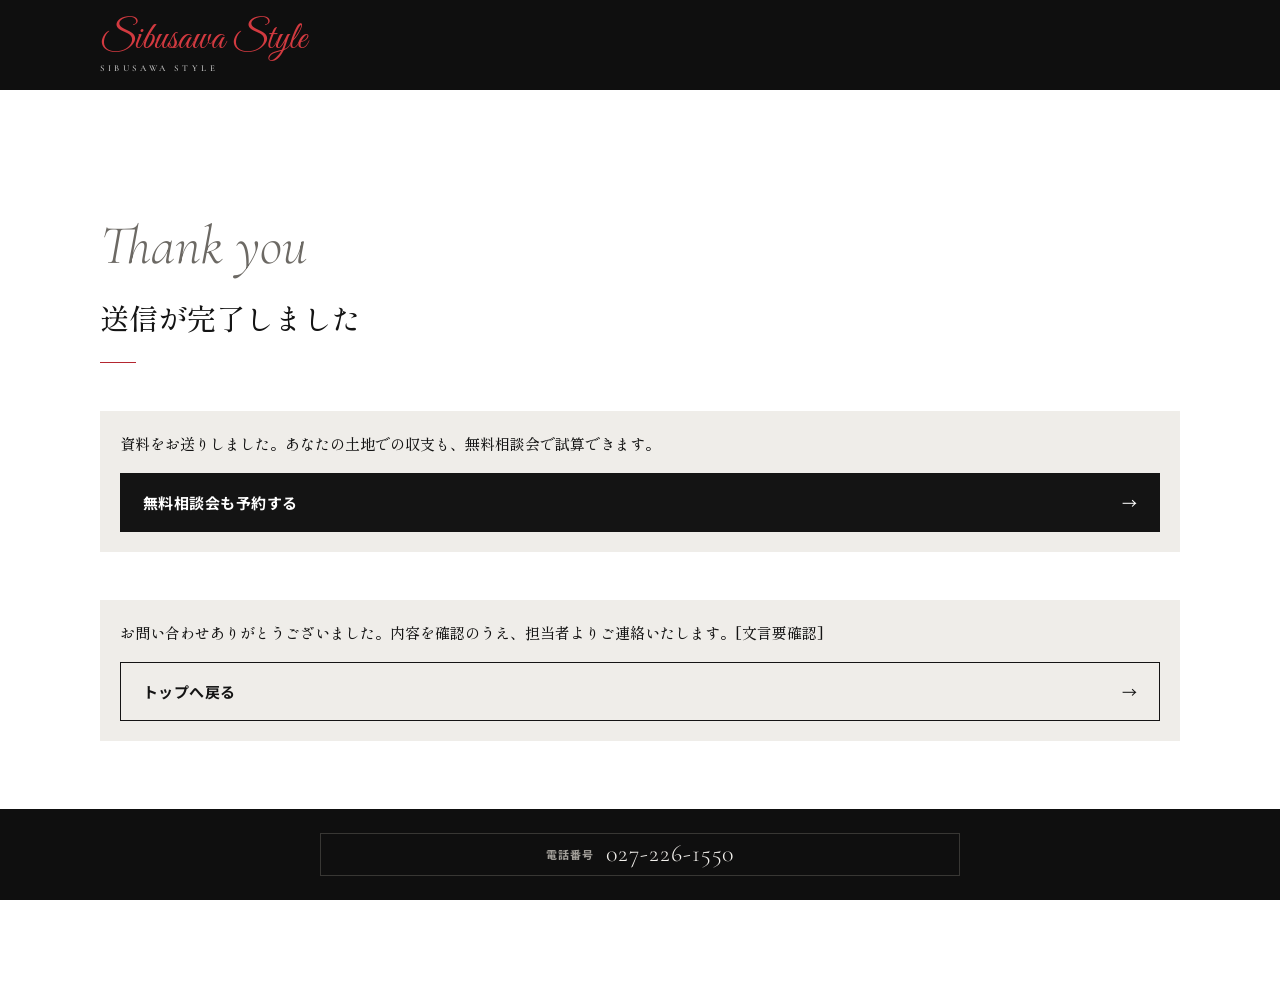
<file: thanks.html>
<!DOCTYPE html>
<html lang="ja">
<head>
  <meta charset="UTF-8">
  <meta name="viewport" content="width=device-width, initial-scale=1">
  <title>送信完了｜SIBUSAWA STYLE RC</title>
  <meta name="robots" content="noindex">
  <meta name="format-detection" content="telephone=no">
  <link rel="preconnect" href="https://fonts.googleapis.com">
  <link rel="preconnect" href="https://fonts.gstatic.com" crossorigin>
  <link rel="stylesheet" href="https://fonts.googleapis.com/css2?family=Cormorant+Garamond:ital,wght@0,300;0,500;1,300&family=Great+Vibes&family=Noto+Sans+JP:wght@400;700&family=Shippori+Mincho:wght@500;600&display=swap">
  <link rel="stylesheet" href="assets/css/style.css">
</head>
<body>

<header class="header" style="position: static; padding: 16px var(--pad-x); background: var(--c-black);">
  <a class="logo" href="./" aria-label="SIBUSAWA STYLE トップ" style="padding: 0;">
    <span class="logo__script">Sibusawa Style</span>
    <span class="logo__sub">SIBUSAWA STYLE</span>
  </a>
</header>

<main class="sec sec--white thanks">
  <div class="sec-head">
    <p class="sec-head__en" aria-hidden="true">Thank you</p>
    <h1 class="sec-head__ja">送信が完了しました</h1>
  </div>

  <!-- 資料請求のみの場合（デザイン「送信後の完了画面」） -->
  <div class="thanks__box" id="thanks-document" hidden>
    <p class="thanks__msg">資料をお送りしました。あなたの土地での収支も、無料相談会で試算できます。</p>
    <a class="btn btn--dark" href="index.html#contact"><span class="btn__label">無料相談会も予約する</span><span class="btn__arrow" aria-hidden="true">→</span></a>
  </div>

  <!-- それ以外の場合（文言はデザイン未定のため仮） -->
  <div class="thanks__box" id="thanks-default">
    <p class="thanks__msg">お問い合わせありがとうございました。内容を確認のうえ、担当者よりご連絡いたします。[文言要確認]</p>
    <a class="btn btn--outline" href="index.html"><span class="btn__label">トップへ戻る</span><span class="btn__arrow" aria-hidden="true">→</span></a>
  </div>
</main>

<div class="fixed-cta">
  <a class="fixed-cta__tel" href="tel:0272261550">
    <span class="fixed-cta__label">電話番号</span>
    <span class="fixed-cta__num">027-226-1550</span>
  </a>
</div>

<script>
  if (new URLSearchParams(location.search).get('type') === 'document') {
    document.getElementById('thanks-document').hidden = false;
    document.getElementById('thanks-default').hidden = true;
  }
</script>
</body>
</html>
</file>
<file: assets/css/style.css>
@charset "UTF-8";
/* =========================================================
   SIBUSAWA STYLE RC 収益不動産LP
   Mobile first（デザイン幅 390px）／ PC：960px〜（デザイン幅 1440px）
   ========================================================= */

:root {
  /* color */
  --c-black: #0f0f0f;
  --c-ink: #141414;
  --c-ink-2: #1e1e1e;
  --c-ink-3: #1b1b1b;
  --c-white: #fff;
  --c-paper: #f3f1ed;
  --c-beige: #f3f2ef;
  --c-beige-2: #efede9;
  --c-beige-3: #eceae6;
  --c-gray: #6c6964;
  --c-gray-2: #706d68;
  --c-gray-3: #a29f99;
  --c-line: #dad7d2;
  --c-line-2: #d2cfca;
  --c-line-3: #e0ddd8;
  --c-dark-line: #383734;
  --c-dark-line-2: #2e2d2b;
  --c-dark-1: #191919;
  --c-dark-2: #242322;
  --c-red: #b42630;
  --c-red-2: #c8333a;
  --c-red-3: #d23a40;
  --c-red-4: #a8232d;

  /* font */
  --f-sans: "Noto Sans JP", sans-serif;
  --f-mincho: "Shippori Mincho", serif;
  --f-serif: "Noto Serif JP", serif;
  --f-zen: "Zen Old Mincho", serif;
  --f-en: "Cormorant Garamond", serif;
  --f-script: "Great Vibes", cursive;
  --f-marcellus: "Marcellus", serif;

  /* layout */
  --pad-x: 24px;
  --sec-pad-y: 76px;
  --sec-gap: 22px;
  --body-gap: 22px;
  --cta-h: 71px;
}

@media (min-width: 960px) {
  :root {
    --pad-x: max(40px, calc((100% - 1080px) / 2));
    --sec-pad-y: 128px;
    --sec-gap: 48px;
    --body-gap: 26px;
    --cta-h: 91px;
  }
}

/* ---------- reset ---------- */
*,
*::before,
*::after { box-sizing: border-box; }
html { -webkit-text-size-adjust: 100%; scroll-behavior: smooth; }
body {
  margin: 0;
  padding-bottom: var(--cta-h);
  background: var(--c-white);
  color: var(--c-ink);
  font-family: var(--f-sans);
  font-size: 14px;
  line-height: 1.75;
  -webkit-font-smoothing: antialiased;
  font-feature-settings: "palt" 0;
}
h1, h2, h3, h4, p, ul, ol, dl, dd, figure, table { margin: 0; padding: 0; }
ul, ol { list-style: none; }
img { display: block; max-width: 100%; height: auto; }
a { color: inherit; text-decoration: none; }
button, input, select, textarea { font: inherit; color: inherit; }
button { background: none; border: 0; padding: 0; cursor: pointer; }
.sr-only {
  position: absolute; width: 1px; height: 1px; padding: 0; margin: -1px;
  overflow: hidden; clip: rect(0 0 0 0); white-space: nowrap; border: 0;
}
.pc-only { display: none; }
@media (min-width: 960px) {
  .pc-only { display: revert; }
  .sp-only { display: none; }
}

/* =========================================================
   Common components
   ========================================================= */

/* section base */
.sec {
  display: flex;
  flex-direction: column;
  gap: var(--sec-gap);
  padding: var(--sec-pad-y) var(--pad-x);
}
.sec--white { background: var(--c-white); }
.sec--beige { background: var(--c-beige); }
.sec--dark  { background: var(--c-black); color: var(--c-paper); }
.sec__body {
  display: flex;
  flex-direction: column;
  gap: var(--body-gap);
}

/* section heading */
.sec-head {
  display: flex;
  flex-direction: column;
  gap: 22px;
}
.sec-head__en {
  font-family: var(--f-en);
  font-weight: 300;
  font-style: italic;
  font-size: 46px;
  line-height: 1;
  color: var(--c-gray);
}
.sec-head__ja {
  font-family: var(--f-mincho);
  font-weight: 500;
  font-size: 24px;
  line-height: 1.55;
  color: var(--c-ink);
}
.sec-head__ja--sm { font-size: 22px; }
.sec-head::after {
  content: "";
  display: block;
  width: 36px;
  height: 1px;
  background: var(--c-red);
}
.sec--dark .sec-head__en { color: var(--c-gray-3); }
.sec--dark .sec-head__ja { color: var(--c-paper); }
.sec--dark .sec-head::after { background: var(--c-red-2); }

@media (min-width: 960px) {
  .sec-head__en { font-size: 55px; }
  .sec-head__ja { font-size: 29px; }
  .sec-head__ja--sm { font-size: 26px; }
}

/* lead text */
.lead {
  font-size: 13px;
  line-height: 1.9;
  color: var(--c-gray);
}
.sec--dark .lead { color: var(--c-gray-3); }
@media (min-width: 960px) { .lead { font-size: 14px; } }

/* note text */
.note {
  font-size: 10px;
  line-height: 1.75;
  color: var(--c-gray);
}
.sec--dark .note { color: var(--c-gray-3); }
@media (min-width: 960px) { .note { font-size: 11px; } }

/* closing message */
.closing {
  font-family: var(--f-mincho);
  font-weight: 500;
  font-size: 17px;
  line-height: 1.9;
  text-align: center;
}
@media (min-width: 960px) { .closing { font-size: 19px; } }

/* vertical divider */
.v-line {
  width: 1px;
  height: 32px;
  margin: 0 auto;
  background: var(--c-gray);
}

/* button */
.btn {
  display: flex;
  align-items: center;
  justify-content: space-between;
  gap: 12px;
  width: 100%;
  padding: 18px 22px;
  border: 1px solid transparent;
  font-size: 14px;
  line-height: 1.4;
  transition: opacity .2s;
}
.btn:hover { opacity: .8; }
.btn__label { font-weight: 700; letter-spacing: .03em; }
.btn__arrow { flex-shrink: 0; font-weight: 400; }
.btn--light { background: var(--c-paper); color: var(--c-black); }
.btn--outline-light { border-color: var(--c-paper); color: var(--c-paper); }
.btn--outline { border-color: var(--c-ink); color: var(--c-ink); }
.btn--dark { background: var(--c-ink); color: var(--c-white); }
@media (min-width: 960px) { .btn { font-size: 15px; } }

/* chip */
.chips {
  display: flex;
  flex-wrap: wrap;
  gap: 6px;
}
.chip {
  padding: 6px 12px;
  border: 1px solid var(--c-line);
  font-size: 11px;
  line-height: 1.5;
  color: var(--c-gray);
}
@media (min-width: 960px) { .chip { font-size: 12px; } }

/* slider controls */
.slider-ctrl {
  display: flex;
  align-items: center;
  gap: 14px;
  padding: 4px 0;
}
.slider-ctrl__count {
  display: flex;
  align-items: baseline;
  gap: 4px;
  font-family: var(--f-en);
  font-weight: 300;
  line-height: 1.2;
}
.slider-ctrl__current { font-size: 22px; color: var(--c-ink); }
.slider-ctrl__total { font-size: 13px; color: var(--c-gray); }
.slider-ctrl__progress {
  display: flex;
  align-items: center;
  gap: 6px;
}
.slider-ctrl__progress span {
  width: 22px;
  height: 1px;
  background: var(--c-line-2);
}
.slider-ctrl__progress span.is-active {
  height: 2px;
  background: var(--c-ink);
}
.slider-ctrl__arrows {
  display: flex;
  gap: 14px;
  margin-left: auto;
}
.arrow-btn {
  display: flex;
  align-items: center;
  justify-content: center;
  width: 40px;
  height: 40px;
  border: 1px solid var(--c-line-2);
  border-radius: 50%;
  font-size: 13px;
  line-height: 1.2;
  color: var(--c-ink);
  transition: background-color .2s;
}
.arrow-btn:hover { background: rgba(0, 0, 0, .04); }

/* horizontal scroller */
.scroller {
  display: flex;
  gap: 14px;
  overflow-x: auto;
  scroll-snap-type: x mandatory;
  scrollbar-width: none;
  overscroll-behavior-x: contain;
}
.scroller::-webkit-scrollbar { display: none; }
.scroller > * { flex-shrink: 0; scroll-snap-align: start; }

/* =========================================================
   Header / FV
   ========================================================= */
.header {
  display: flex;
  align-items: center;
  justify-content: space-between;
  padding: 16px 22px;
  background: var(--c-black);
}
.logo {
  display: flex;
  flex-direction: column;
  line-height: normal;
  white-space: nowrap;
}
.logo__script {
  font-family: var(--f-script);
  font-size: 26px;
  color: var(--c-red-3);
}
.logo__sub {
  font-family: var(--f-en);
  font-weight: 500;
  font-size: 9px;
  letter-spacing: .4em;
  color: var(--c-white);
  opacity: .8;
}
.btn-sm {
  padding: 8px 14px;
  border: 1px solid var(--c-white);
  background: var(--c-black);
  font-size: 11px;
  font-weight: 700;
  line-height: 1.75;
  letter-spacing: .05em;
  color: var(--c-white);
  white-space: nowrap;
  transition: opacity .2s;
}
.btn-sm:hover { opacity: .8; }

.fv {
  display: flex;
  flex-direction: column;
  background: var(--c-black);
  color: var(--c-white);
}
.fv__media { order: 1; position: relative; }
.fv__text { order: 2; }

.fv__slides {
  position: relative;
  height: 470px;
  overflow: hidden;
}
.fv__slide {
  position: absolute;
  inset: 0;
  opacity: 0;
  transition: opacity .8s ease;
}
.fv__slide.is-active { opacity: 1; }
.fv__slide img { width: 100%; height: 100%; object-fit: cover; }

.fv-ctrl {
  display: flex;
  align-items: center;
  gap: 12px;
  padding: 14px 22px;
  background: var(--c-black);
}
.fv-ctrl .slider-ctrl__current { color: var(--c-paper); }
.fv-ctrl .slider-ctrl__total { color: var(--c-gray-3); }
.fv-ctrl__thumbs { display: flex; gap: 6px; }
.fv-ctrl__thumb {
  width: 46px;
  height: 32px;
  opacity: .45;
  transition: opacity .2s;
}
.fv-ctrl__thumb img { width: 100%; height: 100%; object-fit: cover; }
.fv-ctrl__thumb { position: relative; }
.fv-ctrl__thumb.is-active { opacity: 1; }
.fv-ctrl__thumb.is-active::after {
  content: "";
  position: absolute;
  inset: 0;
  border: 1.5px solid var(--c-paper);
}
.fv-ctrl .slider-ctrl__arrows { gap: 12px; }
.fv-ctrl .arrow-btn { border-color: #4a4946; color: var(--c-paper); }
.fv-ctrl .arrow-btn:hover { background: rgba(255, 255, 255, .06); }

.fv__text {
  display: flex;
  flex-direction: column;
  align-items: flex-start;
  gap: 22px;
  padding: 40px 24px 56px;
}
.fv__target {
  font-size: 12px;
  font-weight: 700;
  line-height: 1.75;
  letter-spacing: .15em;
}
.fv__bar { width: 28px; height: 1px; background: var(--c-red-3); }
.fv__catch {
  font-family: var(--f-mincho);
  font-weight: 500;
  font-size: 30px;
  line-height: 1.5;
}
.fv__desc {
  font-size: 13px;
  line-height: 1.85;
  color: #e6e3de;
}
.fv-stats {
  display: flex;
  width: 100%;
}
.fv-stats__item {
  flex: 1;
  display: flex;
  flex-direction: column;
  align-items: center;
  gap: 2px;
  padding: 4px 0;
}
.fv-stats__item + .fv-stats__item { border-left: 1px solid var(--c-dark-line); }
.fv-stats__label {
  font-size: 10px;
  line-height: 1.75;
  letter-spacing: .05em;
  color: var(--c-gray-3);
}
.fv-stats__value {
  display: flex;
  align-items: baseline;
  gap: 2px;
  line-height: 1.1;
  color: var(--c-paper);
  white-space: nowrap;
}
.fv-stats__num { font-family: var(--f-en); font-weight: 300; font-size: 40px; }
.fv-stats__unit { font-family: var(--f-mincho); font-weight: 500; font-size: 12px; }
.fv .chip { border-color: var(--c-dark-line); color: var(--c-gray-3); font-size: 11px; }
.fv__cta {
  display: flex;
  flex-direction: column;
  gap: 10px;
  width: 100%;
}
.fv__cta .btn { font-size: 14px; }
.fv__tel {
  align-self: center;
  font-size: 12px;
  line-height: 1.75;
  letter-spacing: .05em;
  color: var(--c-gray-3);
}

@media (min-width: 960px) {
  .header {
    position: absolute;
    top: 0;
    left: 0;
    right: 0;
    z-index: 10;
    align-items: flex-start;
    padding: 0;
    background: none;
    pointer-events: none;
  }
  .header > * { pointer-events: auto; }
  .logo {
    padding: 48px 0 0 max(40px, calc((100vw - 1080px) / 2));
  }
  .logo__script { font-size: 38px; }
  .header .btn-sm {
    position: absolute;
    top: 40px;
    right: 40px;
  }

  .fv {
    position: relative;
    flex-direction: row;
    min-height: 851px;
  }
  .fv__text {
    order: 1;
    flex: 0 0 47.22%;
    padding: 221px 56px 72px max(40px, calc((100vw - 1080px) / 2));
  }
  .fv__media {
    order: 2;
    flex: 1;
    min-width: 0;
  }
  .fv__slides {
    position: absolute;
    inset: 0;
    height: auto;
  }
  .fv-ctrl {
    position: absolute;
    left: 0;
    bottom: 0;
    gap: 16px;
    padding: 18px 24px;
  }
  .fv-ctrl .slider-ctrl__current { font-size: 26px; }
  .fv-ctrl .slider-ctrl__total { font-size: 14px; }
  .fv-ctrl__thumbs { gap: 8px; }
  .fv-ctrl__thumb { width: 72px; height: 48px; }
  .fv-ctrl .slider-ctrl__arrows { margin-left: 0; gap: 16px; }

  .fv__catch { font-size: clamp(30px, 2.64vw, 38px); }
  .fv__desc { font-size: 15px; }
  .fv-stats { padding-top: 10px; }
  .fv__tel { align-self: flex-start; }
}

/* =========================================================
   02 Worries
   ========================================================= */
.worries {
  display: flex;
  flex-direction: column;
  gap: 22px;
  padding: 72px var(--pad-x) 76px;
  background: var(--c-beige-3);
  color: var(--c-ink-2);
}
.worries__label {
  font-family: var(--f-marcellus);
  font-size: 11px;
  line-height: 1.75;
  letter-spacing: .3em;
  color: var(--c-red-4);
}
.worries__title {
  font-family: var(--f-serif);
  font-weight: 500;
  font-size: 24px;
  line-height: 1.55;
}
.worries__list {
  display: grid;
  grid-template-columns: repeat(2, 1fr);
  align-items: start;
  gap: 10px;
}
.worries__item {
  display: flex;
  flex-direction: column;
  align-items: flex-start;
  gap: 10px;
  padding: 16px;
  border-radius: 2px;
  background: var(--c-white);
  font-size: 12px;
  line-height: 1.7;
}
.worries__item::before {
  content: "?";
  display: flex;
  align-items: center;
  justify-content: center;
  width: 30px;
  height: 30px;
  border-radius: 50%;
  background: var(--c-red-4);
  font-family: var(--f-serif);
  font-weight: 600;
  font-size: 14px;
  line-height: 1;
  color: var(--c-white);
}
.worries .v-line { height: 36px; background: #6a6761; }
.worries .closing { font-family: var(--f-serif); }

@media (min-width: 960px) {
  .worries { gap: 30px; padding: 128px var(--pad-x); }
  .worries__title { font-size: 30px; }
  .worries__list { grid-template-columns: repeat(3, 1fr); gap: 10px 16px; }
  .worries__item { font-size: 13px; }
  .worries__item::before { font-size: 15px; }
}

/* =========================================================
   03 Concept
   ========================================================= */
.concept__sub {
  font-family: var(--f-en);
  font-weight: 500;
  font-size: 12px;
  line-height: 1.75;
  letter-spacing: .3em;
  color: var(--c-red);
}
.concept__formula {
  display: flex;
  align-items: center;
}
.concept__box {
  flex: 1;
  display: flex;
  flex-direction: column;
  align-items: center;
  gap: 6px;
  padding: 18px 0;
  border: 1px solid var(--c-line);
  line-height: 1.5;
  text-align: center;
}
.concept__box-title { font-family: var(--f-mincho); font-weight: 500; font-size: 15px; }
.concept__box-text { font-size: 10px; color: var(--c-gray); }
.concept__times {
  font-family: var(--f-en);
  font-weight: 300;
  font-size: 30px;
  line-height: 1;
  color: var(--c-red);
}
.concept__answer {
  padding: 20px 0;
  background: var(--c-ink);
  text-align: center;
}
.concept__answer-script {
  font-family: var(--f-script);
  font-size: 22px;
  line-height: 1.1;
  color: var(--c-red-3);
}
.concept__answer-name {
  font-family: var(--f-en);
  font-weight: 500;
  font-size: 16px;
  line-height: 1.4;
  letter-spacing: .3em;
  color: var(--c-white);
}
.concept__img { height: 210px; }
.concept__img img { width: 100%; height: 100%; object-fit: cover; }

@media (min-width: 960px) {
  .concept__sub { font-size: 13px; }
  .concept__box-title { font-size: 17px; }
  .concept__box-text { font-size: 11px; }
  .concept__answer-name { font-size: 18px; }
  .concept__img { height: 425px; }
}

/* =========================================================
   04 Cost
   ========================================================= */
.cost__big {
  display: flex;
  align-items: baseline;
  gap: 6px;
  white-space: nowrap;
}
.cost__big-label,
.cost__big-unit { font-family: var(--f-mincho); font-weight: 500; line-height: 1.75; }
.cost__big-label { font-size: 15px; color: var(--c-gray-3); }
.cost__big-num { font-family: var(--f-en); font-weight: 300; font-size: 96px; line-height: 1; }
.cost__big-unit { font-size: 18px; }
.cost__caption {
  font-size: 12px;
  font-weight: 700;
  line-height: 1.75;
  letter-spacing: .05em;
  color: var(--c-gray-3);
}
.cost-graph {
  display: flex;
  flex-direction: column;
  gap: 12px;
  padding: 6px 0;
}
.cost-graph__row {
  display: flex;
  align-items: center;
  gap: 10px;
  color: var(--c-gray-3);
}
.cost-graph__label { flex: 0 0 92px; font-size: 11px; line-height: 1.4; }
.cost-graph__track {
  position: relative;
  flex: 1;
  height: 10px;
  background: var(--c-dark-2);
}
.cost-graph__bar {
  position: absolute;
  top: 0;
  bottom: 0;
  /* 目盛り：0〜240万円/坪 */
  left: calc(var(--min) / 240 * 100%);
  width: calc((var(--max) - var(--min)) / 240 * 100%);
  background: var(--c-gray-3);
}
.cost-graph__value {
  flex: 0 0 auto;
  min-width: 66px;
  font-family: var(--f-en);
  font-weight: 300;
  font-size: 16px;
  line-height: 1.2;
}
.cost-graph__row.is-own { color: var(--c-paper); }
.cost-graph__row.is-own .cost-graph__label { font-weight: 700; }
.cost-graph__row.is-own .cost-graph__bar { background: var(--c-red-2); }
.cost__example {
  display: flex;
  flex-direction: column;
  gap: 4px;
  padding: 20px;
  background: var(--c-dark-2);
}
.cost__example-lead { font-size: 12px; line-height: 1.75; color: var(--c-gray-3); }
.cost__example-main { font-family: var(--f-mincho); font-weight: 500; font-size: 18px; line-height: 1.55; }
.cost__example-note { font-size: 10px; line-height: 1.75; color: var(--c-gray-3); }

@media (min-width: 960px) {
  .cost__big-unit { font-size: 20px; }
  .cost__caption { font-size: 13px; }
  .cost-graph__label { font-size: 12px; }
  .cost-graph__track { height: 12px; }
  .cost-graph__value { min-width: 70px; font-size: 18px; }
  .cost__example-lead { font-size: 13px; }
  .cost__example-main { font-size: 20px; }
  .cost__example-note { font-size: 11px; }
}

/* =========================================================
   05 Comparison
   ========================================================= */
.compare {
  width: 100%;
  border-collapse: collapse;
  table-layout: fixed;
}
.compare col:nth-child(1) { width: 28.1%; }
.compare col:nth-child(2) { width: 22.8%; }
.compare col:nth-child(3) { width: 26.3%; }
.compare col:nth-child(4) { width: 22.8%; }
.compare th,
.compare td {
  height: 42px;
  padding: 0;
  border-bottom: 1px solid var(--c-line);
  font-weight: 400;
  text-align: center;
  vertical-align: middle;
}
.compare thead th {
  height: 54px;
  font-size: 11px;
  font-weight: 700;
  line-height: 1.3;
}
.compare thead th.is-own {
  border-bottom-color: var(--c-ink);
  background: var(--c-ink);
  font-family: var(--f-en);
  font-weight: 500;
  letter-spacing: .1em;
  color: var(--c-white);
}
.compare tbody th {
  font-size: 11px;
  line-height: 1.3;
  text-align: left;
  color: var(--c-gray);
}
.compare td {
  font-family: var(--f-mincho);
  font-weight: 500;
  font-size: 15px;
  line-height: 1.3;
}
.compare td.is-own { background: var(--c-beige-2); }

@media (min-width: 960px) {
  .compare th,
  .compare td { height: 46px; }
  .compare thead th { height: 58px; font-size: 12px; }
  .compare tbody th { font-size: 12px; }
  .compare td { font-size: 17px; }
}

/* =========================================================
   06 Balance
   ========================================================= */
.balance-box {
  display: flex;
  flex-direction: column;
  padding: 22px;
  border: 1px solid var(--c-dark-line);
  background: var(--c-dark-1);
}
.balance-box__label {
  font-size: 11px;
  font-weight: 700;
  line-height: 1.75;
  letter-spacing: .1em;
  color: var(--c-red-2);
}
.balance-box__title { font-family: var(--f-mincho); font-weight: 500; font-size: 16px; line-height: 1.7; }
.spec-table { display: flex; flex-direction: column; padding-top: 10px; }
.spec-table__row {
  display: flex;
  align-items: center;
  padding: 10px 0;
  border-bottom: 1px solid var(--c-dark-line);
}
.spec-table__row dt {
  flex: 0 0 120px;
  font-size: 12px;
  line-height: 1.75;
  color: var(--c-gray-3);
}
.spec-table__row dd { flex: 1; font-size: 13px; line-height: 1.4; }
.spec-table__row dd.is-price { font-family: var(--f-mincho); font-weight: 600; font-size: 16px; }
.balance-box .note { padding-top: 12px; line-height: 1.7; }
.points { display: flex; flex-direction: column; }
.points__item {
  display: flex;
  align-items: flex-start;
  gap: 16px;
  padding: 18px 0;
  border-top: 1px solid var(--c-dark-line);
}
.points__num {
  font-family: var(--f-en);
  font-weight: 300;
  font-style: italic;
  font-size: 34px;
  line-height: 1;
  color: var(--c-red-2);
}
.points__body { flex: 1; display: flex; flex-direction: column; gap: 4px; }
.points__title { font-family: var(--f-mincho); font-weight: 500; font-size: 16px; line-height: 1.6; }
.points__text { font-size: 12px; line-height: 1.8; color: var(--c-gray-3); }
.points + .btn { margin-top: calc(var(--body-gap) * -1 + 8px); }

@media (min-width: 960px) {
  .balance-box__label { font-size: 12px; }
  .balance-box__title { font-size: 18px; }
  .spec-table__row dt { font-size: 13px; }
  .spec-table__row dd { font-size: 14px; }
  .spec-table__row dd.is-price { font-size: 18px; }
  .points__title { font-size: 18px; }
  .points__text { font-size: 13px; }
  .points + .btn { margin-top: 0; }
}

/* =========================================================
   07 Time
   ========================================================= */
.stages { border-top: 1px solid var(--c-line); }
.stages__item {
  display: flex;
  align-items: center;
  gap: 14px;
  padding: 18px 0;
  border-bottom: 1px solid var(--c-line);
}
.stages__head { flex: 0 0 104px; display: flex; flex-direction: column; }
.stages__num {
  font-family: var(--f-en);
  font-weight: 500;
  font-size: 10px;
  line-height: 1.75;
  letter-spacing: .2em;
  color: var(--c-red);
}
.stages__en {
  font-family: var(--f-en);
  font-weight: 300;
  font-style: italic;
  font-size: 24px;
  line-height: 1.2;
}
.stages__body { flex: 1; display: flex; flex-direction: column; gap: 2px; }
.stages__title { font-family: var(--f-mincho); font-weight: 500; font-size: 16px; line-height: 1.5; }
.stages__text { font-size: 11px; line-height: 1.7; color: var(--c-gray); }

@media (min-width: 960px) {
  .stages__num { font-size: 11px; }
  .stages__title { font-size: 18px; }
  .stages__text { font-size: 12px; }
}

/* =========================================================
   08 Quality
   ========================================================= */
.q-card {
  display: flex;
  flex-direction: column;
  gap: 10px;
  padding: 22px;
  border: 1px solid var(--c-line);
  background: var(--c-white);
}
.q-card__label {
  font-size: 11px;
  font-weight: 700;
  line-height: 1.75;
  letter-spacing: .15em;
  color: var(--c-red);
}
.q-card__title { font-family: var(--f-mincho); font-weight: 500; font-size: 17px; line-height: 1.6; }
.q-card__title--lg { font-size: 19px; }
.q-card__text { font-size: 12px; line-height: 1.8; color: var(--c-gray); }
.q-card__pair { display: flex; gap: 8px; }
.q-card__pair img,
.q-card__img img { width: 100%; height: 100%; object-fit: contain; background: var(--c-white); }
.q-card__pair > * { flex: 1; height: 200px; }
.q-card__img { height: 165px; }
.life-graph { display: flex; flex-direction: column; gap: 8px; }
.life-graph__row {
  --bar-max: 141px;
  display: flex;
  align-items: center;
  gap: 8px;
  color: var(--c-gray);
}
.life-graph__label { flex: 0 0 112px; font-size: 10px; line-height: 1.4; }
.life-graph__bar {
  width: calc(var(--y) / 47 * var(--bar-max));
  height: 8px;
  background: var(--c-line);
}
.life-graph__value { font-family: var(--f-mincho); font-weight: 500; font-size: 13px; line-height: 1.1; }
.life-graph__row.is-own { color: var(--c-ink); }
.life-graph__row.is-own .life-graph__label { font-weight: 700; }
.life-graph__row.is-own .life-graph__bar { background: var(--c-red); }

@media (min-width: 960px) {
  .q-card__label { font-size: 12px; }
  .q-card__title { font-size: 19px; }
  .q-card__title--lg { font-size: 21px; }
  .q-card__text { font-size: 13px; }
  .q-card__pair > * { height: 405px; }
  .q-card__img { height: 335px; }
  .life-graph__row { --bar-max: 541px; }
  .life-graph__label { font-size: 11px; }
  .life-graph__value { font-size: 14px; }
}

/* =========================================================
   09 Disaster
   ========================================================= */
.disaster { color: var(--c-ink-3); }
.disaster.sec { gap: 22px; }
.disaster .sec-head::after { display: none; }
.disaster .sec-head__en { color: var(--c-gray-3); }
.disaster .sec-head__ja {
  font-family: var(--f-zen);
  font-size: 27px;
  line-height: 1.5;
  color: var(--c-ink-3);
}
.disaster .lead { color: var(--c-gray-2); }
.disaster__list { display: flex; flex-direction: column; }
.disaster__item {
  display: flex;
  align-items: flex-start;
  gap: 18px;
  padding: 22px 0;
  border-top: 1px solid var(--c-line-3);
}
.disaster__kanji {
  font-family: var(--f-zen);
  font-weight: 500;
  font-size: 60px;
  line-height: 1;
  color: var(--c-red);
}
.disaster__body { flex: 1; display: flex; flex-direction: column; gap: 4px; }
.disaster__label,
.disaster__history-title {
  font-size: 11px;
  font-weight: 700;
  line-height: 1.75;
  letter-spacing: .15em;
  color: var(--c-gray-2);
}
.disaster__title { font-family: var(--f-zen); font-weight: 500; font-size: 17px; line-height: 1.6; }
.disaster__text { font-size: 12px; line-height: 1.8; color: var(--c-gray-2); }
.disaster__history-title { letter-spacing: .1em; }
.disaster .chips { gap: 6px 8px; }
.disaster .chip { border-color: var(--c-line-3); color: var(--c-gray-2); }

@media (min-width: 960px) {
  .disaster.sec { gap: 30px; }
  .disaster .sec-head { gap: 30px; }
  .disaster .sec-head__ja { font-size: 34px; }
  .disaster__label,
  .disaster__history-title { font-size: 12px; }
  .disaster__title { font-size: 19px; }
  .disaster__text { font-size: 13px; }
}

/* =========================================================
   10 Tenant
   ========================================================= */
.tenant-points {
  display: grid;
  grid-template-columns: repeat(3, 1fr);
  align-items: start;
  gap: 9px 9px;
}
.tenant-points__item {
  display: flex;
  flex-direction: column;
  align-items: center;
  gap: 8px;
  padding: 10px;
  border: 1px solid var(--c-line);
  background: var(--c-white);
  font-size: 11px;
  font-weight: 700;
  line-height: 1.4;
  text-align: center;
}
.tenant-points__item img { width: 86px; height: 56px; object-fit: contain; }
.tenant-points__item.is-plus { background: var(--c-beige-2); }
.tenant-points__item.is-plus img { object-fit: cover; }
.photo-slider { position: relative; height: 220px; overflow: hidden; }
.photo-slider__item {
  position: absolute;
  inset: 0;
  opacity: 0;
  transition: opacity .6s ease;
}
.photo-slider__item.is-active { opacity: 1; }
.photo-slider__item img { width: 100%; height: 100%; object-fit: cover; }
.tenant__result {
  display: flex;
  flex-direction: column;
  gap: 2px;
  padding: 22px;
  background: var(--c-beige-2);
  text-align: center;
}
.tenant__result-label { font-size: 12px; line-height: 1.75; letter-spacing: .1em; color: var(--c-gray); }
.tenant__result-value { font-family: var(--f-en); font-weight: 300; font-size: 46px; line-height: 1.2; }
.tenant__result-note { font-size: 10px; line-height: 1.75; color: var(--c-gray); }

@media (min-width: 960px) {
  .tenant-points { grid-template-columns: repeat(6, 1fr); gap: 9px 12px; }
  .tenant-points__item { font-size: 12px; }
  .photo-slider { height: 446px; }
  .tenant__result-label { font-size: 13px; }
  .tenant__result-note { font-size: 11px; }
}

/* =========================================================
   11 Mansion
   ========================================================= */
.plans { gap: 12px; }
.plan {
  display: flex;
  flex-direction: column;
  gap: 12px;
  width: 250px;
  padding: 14px;
  border: 1px solid var(--c-line-2);
}
.plan__img { width: 100%; height: 150px; }
.plan__img img { width: 100%; height: 100%; object-fit: cover; }
.plan__body { flex: 1; display: flex; flex-direction: column; gap: 4px; }
.plan__title { font-family: var(--f-mincho); font-weight: 500; font-size: 15px; line-height: 1.5; }
.plan__row { display: flex; align-items: center; gap: 6px; line-height: 1.4; }
.plan__row dt { flex: 0 0 56px; font-size: 10px; color: var(--c-gray); }
.plan__row dd { flex: 1; font-family: var(--f-mincho); font-weight: 600; font-size: 12px; }
.mansion .chip { border-color: var(--c-line); }

@media (min-width: 960px) {
  .plans {
    display: grid;
    grid-template-columns: repeat(2, 1fr);
    gap: 0 24px;
    overflow: visible;
    border-top: 1px solid var(--c-line);
  }
  .plan {
    flex-direction: row;
    align-items: center;
    gap: 20px;
    width: auto;
    padding: 22px 0;
    border: 0;
    border-bottom: 1px solid var(--c-line);
  }
  .plan__img { flex: 0 0 176px; height: 120px; }
  .plan__title { font-size: 17px; }
  .plan__row dt { font-size: 11px; }
  .plan__row dd { font-size: 13px; }
  .mansion .slider-ctrl { display: none; }
}

/* =========================================================
   12 House & Shop
   ========================================================= */
.hs-card {
  display: flex;
  flex-direction: column;
  border: 1px solid var(--c-dark-line-2);
  background: var(--c-dark-1);
}
.hs-card__img { height: 200px; }
.hs-card__img img { width: 100%; height: 100%; object-fit: cover; }
.hs-card__body { display: flex; flex-direction: column; gap: 10px; padding: 22px; }
.hs-card__body--sm { gap: 8px; }
.hs-card__title { font-family: var(--f-mincho); font-weight: 500; font-size: 17px; line-height: 1.6; }
.hs-card__text { font-size: 12px; line-height: 1.8; color: var(--c-gray-3); }
.hs-card .spec-table { padding-top: 0; border-top: 1px solid var(--c-dark-line); }
.hs-card .spec-table__row dt { flex-basis: 110px; }
.hs-card .spec-table__row dd.is-price { font-size: 15px; }
.hs-card__price {
  display: flex;
  flex-direction: column;
  gap: 2px;
  padding: 16px;
  background: var(--c-dark-2);
}
.hs-card__price-main { font-family: var(--f-mincho); font-weight: 600; font-size: 18px; line-height: 1.5; }

@media (min-width: 960px) {
  .hs-card__img { height: 405px; }
  .hs-card__title { font-size: 19px; }
  .hs-card__text { font-size: 13px; }
  .hs-card .spec-table__row dd.is-price { font-size: 17px; }
  .hs-card__price-main { font-size: 20px; }
}

/* =========================================================
   13 Works
   ========================================================= */
.work {
  display: flex;
  flex-direction: column;
  gap: 6px;
  width: 280px;
}
.work__img { height: 190px; }
.work__img img { width: 100%; height: 100%; object-fit: cover; }
.work__title { font-family: var(--f-mincho); font-weight: 500; font-size: 14px; line-height: 1.5; }
.work__meta { font-size: 10px; line-height: 1.5; color: var(--c-gray); }

@media (min-width: 960px) {
  .work { width: 400px; }
  .work__img { height: 280px; }
  .work__title { font-size: 15px; }
  .work__meta { font-size: 11px; }
}

/* =========================================================
   14 Case
   ========================================================= */
.cases { border-top: 1px solid var(--c-dark-line); }
.cases__item {
  display: flex;
  align-items: center;
  gap: 14px;
  padding: 17px 0;
  border-bottom: 1px solid var(--c-dark-line);
  font-size: 14px;
  line-height: 1.65;
}
.cases__item::before {
  content: "";
  flex-shrink: 0;
  width: 5px;
  height: 5px;
  background: var(--c-red-2);
}
.cta-pair { display: flex; flex-direction: column; gap: 10px; }

@media (min-width: 960px) {
  .cases__item { font-size: 15px; }
  .cta-pair { flex-direction: row; gap: 12px; }
}

/* =========================================================
   15 Flow
   ========================================================= */
.flow { border-top: 1px solid var(--c-line); }
.flow__item {
  display: flex;
  align-items: center;
  gap: 16px;
  padding: 16px 0;
  border-bottom: 1px solid var(--c-line);
}
.flow__step {
  flex: 0 0 52px;
  display: flex;
  flex-direction: column;
  align-items: center;
  text-align: center;
}
.flow__step-label {
  font-family: var(--f-en);
  font-weight: 500;
  font-size: 9px;
  line-height: 1.75;
  letter-spacing: .25em;
  color: var(--c-red);
}
.flow__step-num { font-family: var(--f-en); font-weight: 300; font-size: 34px; line-height: 1.1; }
.flow__body { flex: 1; display: flex; flex-direction: column; gap: 2px; }
.flow__title { font-family: var(--f-mincho); font-weight: 500; font-size: 15px; line-height: 1.5; }
.flow__text { font-size: 11px; line-height: 1.7; color: var(--c-gray); }
.flow-note {
  font-family: var(--f-mincho);
  font-weight: 500;
  font-size: 13px;
  line-height: 1.75;
  text-align: center;
}

@media (min-width: 960px) {
  .flow__step-label { font-size: 10px; }
  .flow__title { font-size: 17px; }
  .flow__text { font-size: 12px; }
  .flow-note { font-size: 14px; }
}

/* =========================================================
   16 FAQ
   ========================================================= */
.faq { border-top: 1px solid var(--c-line); }
.faq__item {
  padding: 18px 0;
  border-bottom: 1px solid var(--c-line);
}
.faq__q {
  display: flex;
  align-items: center;
  gap: 12px;
  list-style: none;
  cursor: pointer;
}
.faq__q::-webkit-details-marker { display: none; }
.faq__mark {
  font-family: var(--f-en);
  font-weight: 300;
  font-style: italic;
  font-size: 26px;
  line-height: 1;
  color: var(--c-red);
}
.faq__q-text { flex: 1; font-family: var(--f-mincho); font-weight: 500; font-size: 14px; line-height: 1.65; }
.faq__q::after {
  content: "＋";
  font-size: 18px;
  line-height: 1;
  color: var(--c-gray);
}
.faq__item[open] .faq__q::after { content: "−"; }
.faq__a {
  display: flex;
  align-items: flex-start;
  gap: 12px;
  padding-top: 10px;
  color: var(--c-gray);
}
.faq__a .faq__mark { color: var(--c-gray); }
.faq__a-text { flex: 1; font-size: 12px; line-height: 1.8; }

@media (min-width: 960px) {
  .faq__q-text { font-size: 15px; }
  .faq__a-text { font-size: 13px; }
}

/* =========================================================
   17 Contact form
   ========================================================= */
.contact .sec-head { gap: 20px; }
.assure {
  display: flex;
  flex-direction: column;
  gap: 6px;
  padding: 18px;
  background: var(--c-beige-2);
  font-size: 13px;
  line-height: 1.6;
}
.assure li::before { content: "✔ "; }
.form { display: flex; flex-direction: column; gap: 22px; }
.field { display: flex; flex-direction: column; gap: 8px; margin: 0; padding: 0; border: 0; min-width: 0; }
.field__label { padding: 0; font-size: 12px; font-weight: 700; line-height: 1.5; }
legend.field__label { margin-bottom: 8px; } /* legendはflexのgapが効かないため */
.field__help { font-size: 10px; line-height: 1.75; color: var(--c-gray); }
.input {
  width: 100%;
  padding: 13px 14px;
  border: 1px solid var(--c-line);
  border-radius: 0;
  background: var(--c-white);
  font-size: 16px; /* iOSのズーム防止 */
  line-height: 1.5;
  -webkit-appearance: none;
  appearance: none;
}
.input::placeholder { color: var(--c-gray); opacity: 1; }
.input:focus { outline: 2px solid var(--c-ink); outline-offset: -1px; }
textarea.input { height: 96px; resize: vertical; }

/* 大きな選択肢（ご希望の内容） */
.option {
  position: relative;
  display: flex;
  align-items: center;
  gap: 14px;
  padding: 16px;
  border: 1px solid var(--c-line);
  background: var(--c-white);
  cursor: pointer;
}
.option input { position: absolute; opacity: 0; pointer-events: none; }
.option__box {
  flex-shrink: 0;
  width: 18px;
  height: 18px;
  border: 1px solid var(--c-ink);
}
.option__body { flex: 1; display: flex; flex-direction: column; gap: 2px; }
.option__title { font-family: var(--f-mincho); font-weight: 500; font-size: 15px; line-height: 1.5; }
.option__text { font-size: 11px; line-height: 1.5; color: var(--c-gray); }
.option:has(input:checked) {
  border: 1.5px solid var(--c-ink);
  padding: 15.5px;
  background: var(--c-beige-2);
}
.option:has(input:checked) .option__box { background: var(--c-ink); }
.option:has(input:focus-visible) { outline: 2px solid var(--c-red); outline-offset: 2px; }

/* チップ型の選択肢 */
.choice { position: relative; cursor: pointer; }
.choice input { position: absolute; opacity: 0; pointer-events: none; }
.choice span {
  display: block;
  padding: 6px 12px;
  border: 1px solid var(--c-line);
  font-size: 11px;
  line-height: 1.5;
  color: var(--c-gray);
}
.choice input:checked + span {
  border-color: var(--c-ink);
  background: var(--c-beige-2);
  color: var(--c-ink);
}
.choice input:focus-visible + span { outline: 2px solid var(--c-red); outline-offset: 2px; }

/* 条件表示ブロック */
.cond {
  display: none;
  flex-direction: column;
  gap: 16px;
  padding: 18px;
  border: 1px solid var(--c-line);
  background: var(--c-beige);
}
.form:has(#want-consult:checked) .cond--consult,
.form:has(#want-document:checked) .cond--document { display: flex; }

.form__tel { font-size: 11px; line-height: 1.7; text-align: center; color: var(--c-gray); }

@media (min-width: 960px) {
  .assure { font-size: 14px; }
  .form { gap: 24px; }
  .field__label { font-size: 13px; }
  .field__help { font-size: 11px; }
  .option__title { font-size: 17px; }
  .option__text { font-size: 12px; }
  .choice span { font-size: 12px; }
  .input { font-size: 14px; }
  .form__tel { font-size: 12px; }
}

/* =========================================================
   Fixed CTA（画面下の固定電話番号）
   ========================================================= */
.fixed-cta {
  position: fixed;
  left: 0;
  right: 0;
  bottom: 0;
  z-index: 100;
  padding: 14px 24px;
  background: var(--c-black);
}
.fixed-cta__tel {
  display: flex;
  align-items: center;
  justify-content: center;
  gap: 12px;
  max-width: 640px;
  margin: 0 auto;
  padding: 6px 0;
  border: 1px solid var(--c-dark-line);
  transition: background-color .2s;
}
.fixed-cta__tel:hover { background: rgba(255, 255, 255, .04); }
.fixed-cta__label {
  font-size: 11px;
  font-weight: 700;
  line-height: 1.75;
  letter-spacing: .1em;
  color: var(--c-gray-3);
}
.fixed-cta__num {
  font-family: var(--f-en);
  font-weight: 300;
  font-size: 24px;
  line-height: 1.2;
  letter-spacing: .04em;
  color: var(--c-paper);
}
@media (min-width: 960px) {
  .fixed-cta { padding: 24px var(--pad-x); }
}

/* =========================================================
   Thanks page
   ========================================================= */
.thanks {
  min-height: calc(100vh - var(--cta-h));
}
.thanks__box {
  display: flex;
  flex-direction: column;
  gap: 16px;
  padding: 20px;
  background: var(--c-beige-2);
}
.thanks__msg { font-family: var(--f-mincho); font-weight: 500; font-size: 15px; line-height: 1.75; }
</file>
<file: public/assets/css/style.css>
@charset "UTF-8";
/* =========================================================
   SIBUSAWA STYLE RC 収益不動産LP
   Mobile first（デザイン幅 390px）／ PC：960px〜（デザイン幅 1440px）
   ========================================================= */

:root {
  /* color */
  --c-black: #0f0f0f;
  --c-ink: #141414;
  --c-ink-2: #1e1e1e;
  --c-ink-3: #1b1b1b;
  --c-white: #fff;
  --c-paper: #f3f1ed;
  --c-beige: #f3f2ef;
  --c-beige-2: #efede9;
  --c-beige-3: #eceae6;
  --c-gray: #6c6964;
  --c-gray-2: #706d68;
  --c-gray-3: #a29f99;
  --c-line: #dad7d2;
  --c-line-2: #d2cfca;
  --c-line-3: #e0ddd8;
  --c-dark-line: #383734;
  --c-dark-line-2: #2e2d2b;
  --c-dark-1: #191919;
  --c-dark-2: #242322;
  --c-red: #b42630;
  --c-red-2: #c8333a;
  --c-red-3: #d23a40;
  --c-red-4: #a8232d;

  /* font */
  --f-sans: "Noto Sans JP", sans-serif;
  --f-mincho: "Shippori Mincho", serif;
  --f-serif: "Noto Serif JP", serif;
  --f-zen: "Zen Old Mincho", serif;
  --f-en: "Cormorant Garamond", serif;
  --f-script: "Great Vibes", cursive;
  --f-marcellus: "Marcellus", serif;

  /* layout */
  --pad-x: 24px;
  --sec-pad-y: 76px;
  --sec-gap: 22px;
  --body-gap: 22px;
  --cta-h: 71px;
}

@media (min-width: 960px) {
  :root {
    --pad-x: max(40px, calc((100% - 1080px) / 2));
    --sec-pad-y: 128px;
    --sec-gap: 48px;
    --body-gap: 26px;
    --cta-h: 91px;
  }
}

/* ---------- reset ---------- */
*,
*::before,
*::after { box-sizing: border-box; }
html { -webkit-text-size-adjust: 100%; scroll-behavior: smooth; }
body {
  margin: 0;
  padding-bottom: var(--cta-h);
  background: var(--c-white);
  color: var(--c-ink);
  font-family: var(--f-sans);
  font-size: 14px;
  line-height: 1.75;
  -webkit-font-smoothing: antialiased;
  font-feature-settings: "palt" 0;
}
h1, h2, h3, h4, p, ul, ol, dl, dd, figure, table { margin: 0; padding: 0; }
ul, ol { list-style: none; }
img { display: block; max-width: 100%; height: auto; }
a { color: inherit; text-decoration: none; }
button, input, select, textarea { font: inherit; color: inherit; }
button { background: none; border: 0; padding: 0; cursor: pointer; }
.sr-only {
  position: absolute; width: 1px; height: 1px; padding: 0; margin: -1px;
  overflow: hidden; clip: rect(0 0 0 0); white-space: nowrap; border: 0;
}
.pc-only { display: none; }
@media (min-width: 960px) {
  .pc-only { display: revert; }
  .sp-only { display: none; }
}

/* =========================================================
   Common components
   ========================================================= */

/* section base */
.sec {
  display: flex;
  flex-direction: column;
  gap: var(--sec-gap);
  padding: var(--sec-pad-y) var(--pad-x);
}
.sec--white { background: var(--c-white); }
.sec--beige { background: var(--c-beige); }
.sec--dark  { background: var(--c-black); color: var(--c-paper); }
.sec__body {
  display: flex;
  flex-direction: column;
  gap: var(--body-gap);
}

/* section heading */
.sec-head {
  display: flex;
  flex-direction: column;
  gap: 22px;
}
.sec-head__en {
  font-family: var(--f-en);
  font-weight: 300;
  font-style: italic;
  font-size: 46px;
  line-height: 1;
  color: var(--c-gray);
}
.sec-head__ja {
  font-family: var(--f-mincho);
  font-weight: 500;
  font-size: 24px;
  line-height: 1.55;
  color: var(--c-ink);
}
.sec-head__ja--sm { font-size: 22px; }
.sec-head::after {
  content: "";
  display: block;
  width: 36px;
  height: 1px;
  background: var(--c-red);
}
.sec--dark .sec-head__en { color: var(--c-gray-3); }
.sec--dark .sec-head__ja { color: var(--c-paper); }
.sec--dark .sec-head::after { background: var(--c-red-2); }

@media (min-width: 960px) {
  .sec-head__en { font-size: 55px; }
  .sec-head__ja { font-size: 29px; }
  .sec-head__ja--sm { font-size: 26px; }
}

/* lead text */
.lead {
  font-size: 13px;
  line-height: 1.9;
  color: var(--c-gray);
}
.sec--dark .lead { color: var(--c-gray-3); }
@media (min-width: 960px) { .lead { font-size: 14px; } }

/* note text */
.note {
  font-size: 10px;
  line-height: 1.75;
  color: var(--c-gray);
}
.sec--dark .note { color: var(--c-gray-3); }
@media (min-width: 960px) { .note { font-size: 11px; } }

/* closing message */
.closing {
  font-family: var(--f-mincho);
  font-weight: 500;
  font-size: 17px;
  line-height: 1.9;
  text-align: center;
}
@media (min-width: 960px) { .closing { font-size: 19px; } }

/* vertical divider */
.v-line {
  width: 1px;
  height: 32px;
  margin: 0 auto;
  background: var(--c-gray);
}

/* button */
.btn {
  display: flex;
  align-items: center;
  justify-content: space-between;
  gap: 12px;
  width: 100%;
  padding: 18px 22px;
  border: 1px solid transparent;
  font-size: 14px;
  line-height: 1.4;
  transition: opacity .2s;
}
.btn:hover { opacity: .8; }
.btn__label { font-weight: 700; letter-spacing: .03em; }
.btn__arrow { flex-shrink: 0; font-weight: 400; }
.btn--light { background: var(--c-paper); color: var(--c-black); }
.btn--outline-light { border-color: var(--c-paper); color: var(--c-paper); }
.btn--outline { border-color: var(--c-ink); color: var(--c-ink); }
.btn--dark { background: var(--c-ink); color: var(--c-white); }
@media (min-width: 960px) { .btn { font-size: 15px; } }

/* chip */
.chips {
  display: flex;
  flex-wrap: wrap;
  gap: 6px;
}
.chip {
  padding: 6px 12px;
  border: 1px solid var(--c-line);
  font-size: 11px;
  line-height: 1.5;
  color: var(--c-gray);
}
@media (min-width: 960px) { .chip { font-size: 12px; } }

/* slider controls */
.slider-ctrl {
  display: flex;
  align-items: center;
  gap: 14px;
  padding: 4px 0;
}
.slider-ctrl__count {
  display: flex;
  align-items: baseline;
  gap: 4px;
  font-family: var(--f-en);
  font-weight: 300;
  line-height: 1.2;
}
.slider-ctrl__current { font-size: 22px; color: var(--c-ink); }
.slider-ctrl__total { font-size: 13px; color: var(--c-gray); }
.slider-ctrl__progress {
  display: flex;
  align-items: center;
  gap: 6px;
}
.slider-ctrl__progress span {
  width: 22px;
  height: 1px;
  background: var(--c-line-2);
}
.slider-ctrl__progress span.is-active {
  height: 2px;
  background: var(--c-ink);
}
.slider-ctrl__arrows {
  display: flex;
  gap: 14px;
  margin-left: auto;
}
.arrow-btn {
  display: flex;
  align-items: center;
  justify-content: center;
  width: 40px;
  height: 40px;
  border: 1px solid var(--c-line-2);
  border-radius: 50%;
  font-size: 13px;
  line-height: 1.2;
  color: var(--c-ink);
  transition: background-color .2s;
}
.arrow-btn:hover { background: rgba(0, 0, 0, .04); }

/* horizontal scroller */
.scroller {
  display: flex;
  gap: 14px;
  overflow-x: auto;
  scroll-snap-type: x mandatory;
  scrollbar-width: none;
  overscroll-behavior-x: contain;
}
.scroller::-webkit-scrollbar { display: none; }
.scroller > * { flex-shrink: 0; scroll-snap-align: start; }

/* =========================================================
   Header / FV
   ========================================================= */
.header {
  display: flex;
  align-items: center;
  justify-content: space-between;
  padding: 16px 22px;
  background: var(--c-black);
}
.logo {
  display: flex;
  flex-direction: column;
  line-height: normal;
  white-space: nowrap;
}
.logo__script {
  font-family: var(--f-script);
  font-size: 26px;
  color: var(--c-red-3);
}
.logo__sub {
  font-family: var(--f-en);
  font-weight: 500;
  font-size: 9px;
  letter-spacing: .4em;
  color: var(--c-white);
  opacity: .8;
}
.btn-sm {
  padding: 8px 14px;
  border: 1px solid var(--c-white);
  background: var(--c-black);
  font-size: 11px;
  font-weight: 700;
  line-height: 1.75;
  letter-spacing: .05em;
  color: var(--c-white);
  white-space: nowrap;
  transition: opacity .2s;
}
.btn-sm:hover { opacity: .8; }

.fv {
  display: flex;
  flex-direction: column;
  background: var(--c-black);
  color: var(--c-white);
}
.fv__media { order: 1; position: relative; }
.fv__text { order: 2; }

.fv__slides {
  position: relative;
  height: 470px;
  overflow: hidden;
}
.fv__slide {
  position: absolute;
  inset: 0;
  opacity: 0;
  transition: opacity .8s ease;
}
.fv__slide.is-active { opacity: 1; }
.fv__slide img { width: 100%; height: 100%; object-fit: cover; }

.fv-ctrl {
  display: flex;
  align-items: center;
  gap: 12px;
  padding: 14px 22px;
  background: var(--c-black);
}
.fv-ctrl .slider-ctrl__current { color: var(--c-paper); }
.fv-ctrl .slider-ctrl__total { color: var(--c-gray-3); }
.fv-ctrl__thumbs { display: flex; gap: 6px; }
.fv-ctrl__thumb {
  width: 46px;
  height: 32px;
  opacity: .45;
  transition: opacity .2s;
}
.fv-ctrl__thumb img { width: 100%; height: 100%; object-fit: cover; }
.fv-ctrl__thumb { position: relative; }
.fv-ctrl__thumb.is-active { opacity: 1; }
.fv-ctrl__thumb.is-active::after {
  content: "";
  position: absolute;
  inset: 0;
  border: 1.5px solid var(--c-paper);
}
.fv-ctrl .slider-ctrl__arrows { gap: 12px; }
.fv-ctrl .arrow-btn { border-color: #4a4946; color: var(--c-paper); }
.fv-ctrl .arrow-btn:hover { background: rgba(255, 255, 255, .06); }

.fv__text {
  display: flex;
  flex-direction: column;
  align-items: flex-start;
  gap: 22px;
  padding: 40px 24px 56px;
}
.fv__target {
  font-size: 12px;
  font-weight: 700;
  line-height: 1.75;
  letter-spacing: .15em;
}
.fv__bar { width: 28px; height: 1px; background: var(--c-red-3); }
.fv__catch {
  font-family: var(--f-mincho);
  font-weight: 500;
  font-size: 30px;
  line-height: 1.5;
}
.fv__desc {
  font-size: 13px;
  line-height: 1.85;
  color: #e6e3de;
}
.fv-stats {
  display: flex;
  width: 100%;
}
.fv-stats__item {
  flex: 1;
  display: flex;
  flex-direction: column;
  align-items: center;
  gap: 2px;
  padding: 4px 0;
}
.fv-stats__item + .fv-stats__item { border-left: 1px solid var(--c-dark-line); }
.fv-stats__label {
  font-size: 10px;
  line-height: 1.75;
  letter-spacing: .05em;
  color: var(--c-gray-3);
}
.fv-stats__value {
  display: flex;
  align-items: baseline;
  gap: 2px;
  line-height: 1.1;
  color: var(--c-paper);
  white-space: nowrap;
}
.fv-stats__num { font-family: var(--f-en); font-weight: 300; font-size: 40px; }
.fv-stats__unit { font-family: var(--f-mincho); font-weight: 500; font-size: 12px; }
.fv .chip { border-color: var(--c-dark-line); color: var(--c-gray-3); font-size: 11px; }
.fv__cta {
  display: flex;
  flex-direction: column;
  gap: 10px;
  width: 100%;
}
.fv__cta .btn { font-size: 14px; }
.fv__tel {
  align-self: center;
  font-size: 12px;
  line-height: 1.75;
  letter-spacing: .05em;
  color: var(--c-gray-3);
}

@media (min-width: 960px) {
  .header {
    position: absolute;
    top: 0;
    left: 0;
    right: 0;
    z-index: 10;
    align-items: flex-start;
    padding: 0;
    background: none;
    pointer-events: none;
  }
  .header > * { pointer-events: auto; }
  .logo {
    padding: 48px 0 0 max(40px, calc((100vw - 1080px) / 2));
  }
  .logo__script { font-size: 38px; }
  .header .btn-sm {
    position: absolute;
    top: 40px;
    /* FVの枠（最大1440px・中央寄せ）の右端に揃える */
    right: max(40px, calc((100vw - 1440px) / 2 + 40px));
    padding: 12px 22px;
    font-size: 13px;
  }

  /* 1440pxを超える画面ではFV全体を1440px幅で中央に配置（左右は黒背景） */
  .fv {
    position: relative;
    flex-direction: row;
    min-height: 851px;
    padding-inline: max(0px, calc((100vw - 1440px) / 2));
  }
  .fv__text {
    order: 1;
    flex: 0 0 calc(min(100vw, 1440px) * .4722);
    padding: 221px 56px 72px max(40px, calc((min(100vw, 1440px) - 1080px) / 2));
  }
  .fv__media {
    order: 2;
    flex: 1;
    min-width: 0;
  }
  .fv__slides {
    position: absolute;
    inset: 0;
    height: auto;
  }
  .fv-ctrl {
    position: absolute;
    left: 0;
    bottom: 0;
    gap: 16px;
    padding: 18px 24px;
  }
  .fv-ctrl .slider-ctrl__current { font-size: 26px; }
  .fv-ctrl .slider-ctrl__total { font-size: 14px; }
  .fv-ctrl__thumbs { gap: 8px; }
  .fv-ctrl__thumb { width: 72px; height: 48px; }
  .fv-ctrl .slider-ctrl__arrows { margin-left: 0; gap: 16px; }

  .fv__catch { font-size: clamp(30px, 2.64vw, 38px); }
  .fv__desc { font-size: 15px; }
  .fv-stats { padding-top: 10px; }
  .fv__tel { align-self: flex-start; }
}

@media (min-width: 1440px) {
  .header .btn-sm {
    padding: 16px 32px;
    font-size: 15px;
    letter-spacing: .1em;
  }
}

/* =========================================================
   02 Worries
   ========================================================= */
.worries {
  display: flex;
  flex-direction: column;
  gap: 22px;
  padding: 72px var(--pad-x) 76px;
  background: var(--c-beige-3);
  color: var(--c-ink-2);
}
.worries__label {
  font-family: var(--f-marcellus);
  font-size: 11px;
  line-height: 1.75;
  letter-spacing: .3em;
  color: var(--c-red-4);
}
.worries__title {
  font-family: var(--f-serif);
  font-weight: 500;
  font-size: 24px;
  line-height: 1.55;
}
.worries__list {
  display: grid;
  grid-template-columns: repeat(2, 1fr);
  align-items: start;
  gap: 10px;
}
.worries__item {
  display: flex;
  flex-direction: column;
  align-items: flex-start;
  gap: 10px;
  padding: 16px;
  border-radius: 2px;
  background: var(--c-white);
  font-size: 12px;
  line-height: 1.7;
}
.worries__item::before {
  content: "?";
  display: flex;
  align-items: center;
  justify-content: center;
  width: 30px;
  height: 30px;
  border-radius: 50%;
  background: var(--c-red-4);
  font-family: var(--f-serif);
  font-weight: 600;
  font-size: 14px;
  line-height: 1;
  color: var(--c-white);
}
.worries .v-line { height: 36px; background: #6a6761; }
.worries .closing { font-family: var(--f-serif); }

@media (min-width: 960px) {
  .worries { gap: 30px; padding: 128px var(--pad-x); }
  .worries__title { font-size: 30px; }
  .worries__list { grid-template-columns: repeat(3, 1fr); gap: 10px 16px; }
  .worries__item { font-size: 13px; }
  .worries__item::before { font-size: 15px; }
}

/* =========================================================
   03 Concept
   ========================================================= */
.concept__sub {
  font-family: var(--f-en);
  font-weight: 500;
  font-size: 12px;
  line-height: 1.75;
  letter-spacing: .3em;
  color: var(--c-red);
}
.concept__formula {
  display: flex;
  align-items: center;
}
.concept__box {
  flex: 1;
  display: flex;
  flex-direction: column;
  align-items: center;
  gap: 6px;
  padding: 18px 0;
  border: 1px solid var(--c-line);
  line-height: 1.5;
  text-align: center;
}
.concept__box-title { font-family: var(--f-mincho); font-weight: 500; font-size: 15px; }
.concept__box-text { font-size: 10px; color: var(--c-gray); }
.concept__times {
  font-family: var(--f-en);
  font-weight: 300;
  font-size: 30px;
  line-height: 1;
  color: var(--c-red);
}
.concept__answer {
  padding: 20px 0;
  background: var(--c-ink);
  text-align: center;
}
.concept__answer-script {
  font-family: var(--f-script);
  font-size: 22px;
  line-height: 1.1;
  color: var(--c-red-3);
}
.concept__answer-name {
  font-family: var(--f-en);
  font-weight: 500;
  font-size: 16px;
  line-height: 1.4;
  letter-spacing: .3em;
  color: var(--c-white);
}
.concept__img { height: 210px; }
.concept__img img { width: 100%; height: 100%; object-fit: cover; }

@media (min-width: 960px) {
  .concept__sub { font-size: 13px; }
  .concept__box-title { font-size: 17px; }
  .concept__box-text { font-size: 11px; }
  .concept__answer-name { font-size: 18px; }
  .concept__img { height: 425px; }
}

/* =========================================================
   04 Cost
   ========================================================= */
.cost__big {
  display: flex;
  align-items: baseline;
  gap: 6px;
  white-space: nowrap;
}
.cost__big-label,
.cost__big-unit { font-family: var(--f-mincho); font-weight: 500; line-height: 1.75; }
.cost__big-label { font-size: 15px; color: var(--c-gray-3); }
.cost__big-num { font-family: var(--f-en); font-weight: 300; font-size: 96px; line-height: 1; }
.cost__big-unit { font-size: 18px; }
.cost__caption {
  font-size: 12px;
  font-weight: 700;
  line-height: 1.75;
  letter-spacing: .05em;
  color: var(--c-gray-3);
}
.cost-graph {
  display: flex;
  flex-direction: column;
  gap: 12px;
  padding: 6px 0;
}
.cost-graph__row {
  display: flex;
  align-items: center;
  gap: 10px;
  color: var(--c-gray-3);
}
.cost-graph__label { flex: 0 0 92px; font-size: 11px; line-height: 1.4; }
.cost-graph__track {
  position: relative;
  flex: 1;
  height: 10px;
  background: var(--c-dark-2);
}
.cost-graph__bar {
  position: absolute;
  top: 0;
  bottom: 0;
  /* 目盛り：0〜240万円/坪 */
  left: calc(var(--min) / 240 * 100%);
  width: calc((var(--max) - var(--min)) / 240 * 100%);
  background: var(--c-gray-3);
}
.cost-graph__value {
  flex: 0 0 auto;
  min-width: 66px;
  font-family: var(--f-en);
  font-weight: 300;
  font-size: 16px;
  line-height: 1.2;
}
.cost-graph__row.is-own { color: var(--c-paper); }
.cost-graph__row.is-own .cost-graph__label { font-weight: 700; }
.cost-graph__row.is-own .cost-graph__bar { background: var(--c-red-2); }
.cost__example {
  display: flex;
  flex-direction: column;
  gap: 4px;
  padding: 20px;
  background: var(--c-dark-2);
}
.cost__example-lead { font-size: 12px; line-height: 1.75; color: var(--c-gray-3); }
.cost__example-main { font-family: var(--f-mincho); font-weight: 500; font-size: 18px; line-height: 1.55; }
.cost__example-note { font-size: 10px; line-height: 1.75; color: var(--c-gray-3); }

@media (min-width: 960px) {
  .cost__big-unit { font-size: 20px; }
  .cost__caption { font-size: 13px; }
  .cost-graph__label { font-size: 12px; }
  .cost-graph__track { height: 12px; }
  .cost-graph__value { min-width: 70px; font-size: 18px; }
  .cost__example-lead { font-size: 13px; }
  .cost__example-main { font-size: 20px; }
  .cost__example-note { font-size: 11px; }
}

/* =========================================================
   05 Comparison
   ========================================================= */
.compare {
  width: 100%;
  border-collapse: collapse;
  table-layout: fixed;
}
.compare col:nth-child(1) { width: 28.1%; }
.compare col:nth-child(2) { width: 22.8%; }
.compare col:nth-child(3) { width: 26.3%; }
.compare col:nth-child(4) { width: 22.8%; }
.compare th,
.compare td {
  height: 42px;
  padding: 0;
  border-bottom: 1px solid var(--c-line);
  font-weight: 400;
  text-align: center;
  vertical-align: middle;
}
.compare thead th {
  height: 54px;
  font-size: 11px;
  font-weight: 700;
  line-height: 1.3;
}
.compare thead th.is-own {
  border-bottom-color: var(--c-ink);
  background: var(--c-ink);
  font-family: var(--f-en);
  font-weight: 500;
  letter-spacing: .1em;
  color: var(--c-white);
}
.compare tbody th {
  font-size: 11px;
  line-height: 1.3;
  text-align: left;
  color: var(--c-gray);
}
.compare td {
  font-family: var(--f-mincho);
  font-weight: 500;
  font-size: 15px;
  line-height: 1.3;
}
.compare td.is-own { background: var(--c-beige-2); }

@media (min-width: 960px) {
  .compare th,
  .compare td { height: 46px; }
  .compare thead th { height: 58px; font-size: 12px; }
  .compare tbody th { font-size: 12px; }
  .compare td { font-size: 17px; }
}

/* =========================================================
   06 Balance
   ========================================================= */
.balance-box {
  display: flex;
  flex-direction: column;
  padding: 22px;
  border: 1px solid var(--c-dark-line);
  background: var(--c-dark-1);
}
.balance-box__label {
  font-size: 11px;
  font-weight: 700;
  line-height: 1.75;
  letter-spacing: .1em;
  color: var(--c-red-2);
}
.balance-box__title { font-family: var(--f-mincho); font-weight: 500; font-size: 16px; line-height: 1.7; }
.spec-table { display: flex; flex-direction: column; padding-top: 10px; }
.spec-table__row {
  display: flex;
  align-items: center;
  padding: 10px 0;
  border-bottom: 1px solid var(--c-dark-line);
}
.spec-table__row dt {
  flex: 0 0 120px;
  font-size: 12px;
  line-height: 1.75;
  color: var(--c-gray-3);
}
.spec-table__row dd { flex: 1; font-size: 13px; line-height: 1.4; }
.spec-table__row dd.is-price { font-family: var(--f-mincho); font-weight: 600; font-size: 16px; }
.balance-box .note { padding-top: 12px; line-height: 1.7; }
.points { display: flex; flex-direction: column; }
.points__item {
  display: flex;
  align-items: flex-start;
  gap: 16px;
  padding: 18px 0;
  border-top: 1px solid var(--c-dark-line);
}
.points__num {
  font-family: var(--f-en);
  font-weight: 300;
  font-style: italic;
  font-size: 34px;
  line-height: 1;
  color: var(--c-red-2);
}
.points__body { flex: 1; display: flex; flex-direction: column; gap: 4px; }
.points__title { font-family: var(--f-mincho); font-weight: 500; font-size: 16px; line-height: 1.6; }
.points__text { font-size: 12px; line-height: 1.8; color: var(--c-gray-3); }
.points + .btn { margin-top: calc(var(--body-gap) * -1 + 8px); }

@media (min-width: 960px) {
  .balance-box__label { font-size: 12px; }
  .balance-box__title { font-size: 18px; }
  .spec-table__row dt { font-size: 13px; }
  .spec-table__row dd { font-size: 14px; }
  .spec-table__row dd.is-price { font-size: 18px; }
  .points__title { font-size: 18px; }
  .points__text { font-size: 13px; }
  .points + .btn { margin-top: 0; }
}

/* =========================================================
   07 Time
   ========================================================= */
.stages { border-top: 1px solid var(--c-line); }
.stages__item {
  display: flex;
  align-items: center;
  gap: 14px;
  padding: 18px 0;
  border-bottom: 1px solid var(--c-line);
}
.stages__head { flex: 0 0 104px; display: flex; flex-direction: column; }
.stages__num {
  font-family: var(--f-en);
  font-weight: 500;
  font-size: 10px;
  line-height: 1.75;
  letter-spacing: .2em;
  color: var(--c-red);
}
.stages__en {
  font-family: var(--f-en);
  font-weight: 300;
  font-style: italic;
  font-size: 24px;
  line-height: 1.2;
}
.stages__body { flex: 1; display: flex; flex-direction: column; gap: 2px; }
.stages__title { font-family: var(--f-mincho); font-weight: 500; font-size: 16px; line-height: 1.5; }
.stages__text { font-size: 11px; line-height: 1.7; color: var(--c-gray); }

@media (min-width: 960px) {
  .stages__num { font-size: 11px; }
  .stages__title { font-size: 18px; }
  .stages__text { font-size: 12px; }
}

/* =========================================================
   08 Quality
   ========================================================= */
.q-card {
  display: flex;
  flex-direction: column;
  gap: 10px;
  padding: 22px;
  border: 1px solid var(--c-line);
  background: var(--c-white);
}
.q-card__label {
  font-size: 11px;
  font-weight: 700;
  line-height: 1.75;
  letter-spacing: .15em;
  color: var(--c-red);
}
.q-card__title { font-family: var(--f-mincho); font-weight: 500; font-size: 17px; line-height: 1.6; }
.q-card__title--lg { font-size: 19px; }
.q-card__text { font-size: 12px; line-height: 1.8; color: var(--c-gray); }
.q-card__pair { display: flex; gap: 8px; }
.q-card__pair img,
.q-card__img img { width: 100%; height: 100%; object-fit: contain; background: var(--c-white); }
.q-card__pair > * { flex: 1; height: 200px; }
.q-card__img { height: 165px; }
.life-graph { display: flex; flex-direction: column; gap: 8px; }
.life-graph__row {
  --bar-max: 141px;
  display: flex;
  align-items: center;
  gap: 8px;
  color: var(--c-gray);
}
.life-graph__label { flex: 0 0 112px; font-size: 10px; line-height: 1.4; }
.life-graph__bar {
  width: calc(var(--y) / 47 * var(--bar-max));
  height: 8px;
  background: var(--c-line);
}
.life-graph__value { font-family: var(--f-mincho); font-weight: 500; font-size: 13px; line-height: 1.1; }
.life-graph__row.is-own { color: var(--c-ink); }
.life-graph__row.is-own .life-graph__label { font-weight: 700; }
.life-graph__row.is-own .life-graph__bar { background: var(--c-red); }

@media (min-width: 960px) {
  .q-card__label { font-size: 12px; }
  .q-card__title { font-size: 19px; }
  .q-card__title--lg { font-size: 21px; }
  .q-card__text { font-size: 13px; }
  .q-card__pair > * { height: 405px; }
  .q-card__img { height: 335px; }
  .life-graph__row { --bar-max: 541px; }
  .life-graph__label { font-size: 11px; }
  .life-graph__value { font-size: 14px; }
}

/* =========================================================
   09 Disaster
   ========================================================= */
.disaster { color: var(--c-ink-3); }
.disaster.sec { gap: 22px; }
.disaster .sec-head::after { display: none; }
.disaster .sec-head__en { color: var(--c-gray-3); }
.disaster .sec-head__ja {
  font-family: var(--f-zen);
  font-size: 27px;
  line-height: 1.5;
  color: var(--c-ink-3);
}
.disaster .lead { color: var(--c-gray-2); }
.disaster__list { display: flex; flex-direction: column; }
.disaster__item {
  display: flex;
  align-items: flex-start;
  gap: 18px;
  padding: 22px 0;
  border-top: 1px solid var(--c-line-3);
}
.disaster__kanji {
  font-family: var(--f-zen);
  font-weight: 500;
  font-size: 60px;
  line-height: 1;
  color: var(--c-red);
}
.disaster__body { flex: 1; display: flex; flex-direction: column; gap: 4px; }
.disaster__label,
.disaster__history-title {
  font-size: 11px;
  font-weight: 700;
  line-height: 1.75;
  letter-spacing: .15em;
  color: var(--c-gray-2);
}
.disaster__title { font-family: var(--f-zen); font-weight: 500; font-size: 17px; line-height: 1.6; }
.disaster__text { font-size: 12px; line-height: 1.8; color: var(--c-gray-2); }
.disaster__history-title { letter-spacing: .1em; }
.disaster .chips { gap: 6px 8px; }
.disaster .chip { border-color: var(--c-line-3); color: var(--c-gray-2); }

@media (min-width: 960px) {
  .disaster.sec { gap: 30px; }
  .disaster .sec-head { gap: 30px; }
  .disaster .sec-head__ja { font-size: 34px; }
  .disaster__label,
  .disaster__history-title { font-size: 12px; }
  .disaster__title { font-size: 19px; }
  .disaster__text { font-size: 13px; }
}

/* =========================================================
   10 Tenant
   ========================================================= */
.tenant-points {
  display: grid;
  grid-template-columns: repeat(3, 1fr);
  align-items: start;
  gap: 9px 9px;
}
.tenant-points__item {
  display: flex;
  flex-direction: column;
  align-items: center;
  gap: 8px;
  padding: 10px;
  border: 1px solid var(--c-line);
  background: var(--c-white);
  font-size: 11px;
  font-weight: 700;
  line-height: 1.4;
  text-align: center;
}
.tenant-points__item img { width: 86px; height: 56px; object-fit: contain; }
.tenant-points__item.is-plus { background: var(--c-beige-2); }
.tenant-points__item.is-plus img { object-fit: cover; }
.photo-slider { position: relative; height: 220px; overflow: hidden; }
.photo-slider__item {
  position: absolute;
  inset: 0;
  opacity: 0;
  transition: opacity .6s ease;
}
.photo-slider__item.is-active { opacity: 1; }
.photo-slider__item img { width: 100%; height: 100%; object-fit: cover; }
.tenant__result {
  display: flex;
  flex-direction: column;
  gap: 2px;
  padding: 22px;
  background: var(--c-beige-2);
  text-align: center;
}
.tenant__result-label { font-size: 12px; line-height: 1.75; letter-spacing: .1em; color: var(--c-gray); }
.tenant__result-value { font-family: var(--f-en); font-weight: 300; font-size: 46px; line-height: 1.2; }
.tenant__result-note { font-size: 10px; line-height: 1.75; color: var(--c-gray); }

@media (min-width: 960px) {
  .tenant-points { grid-template-columns: repeat(6, 1fr); gap: 9px 12px; }
  .tenant-points__item { font-size: 12px; }
  .photo-slider { height: 446px; }
  .tenant__result-label { font-size: 13px; }
  .tenant__result-note { font-size: 11px; }
}

/* =========================================================
   11 Mansion
   ========================================================= */
.plans { gap: 12px; }
.plan {
  display: flex;
  flex-direction: column;
  gap: 12px;
  width: 250px;
  padding: 14px;
  border: 1px solid var(--c-line-2);
}
.plan__img { width: 100%; height: 150px; }
.plan__img img { width: 100%; height: 100%; object-fit: cover; }
.plan__body { flex: 1; display: flex; flex-direction: column; gap: 4px; }
.plan__title { font-family: var(--f-mincho); font-weight: 500; font-size: 15px; line-height: 1.5; }
.plan__row { display: flex; align-items: center; gap: 6px; line-height: 1.4; }
.plan__row dt { flex: 0 0 56px; font-size: 10px; color: var(--c-gray); }
.plan__row dd { flex: 1; font-family: var(--f-mincho); font-weight: 600; font-size: 12px; }
.mansion .chip { border-color: var(--c-line); }

@media (min-width: 960px) {
  .plans {
    display: grid;
    grid-template-columns: repeat(2, 1fr);
    gap: 0 24px;
    overflow: visible;
    border-top: 1px solid var(--c-line);
  }
  .plan {
    flex-direction: row;
    align-items: center;
    gap: 20px;
    width: auto;
    padding: 22px 0;
    border: 0;
    border-bottom: 1px solid var(--c-line);
  }
  .plan__img { flex: 0 0 176px; height: 120px; }
  .plan__title { font-size: 17px; }
  .plan__row dt { font-size: 11px; }
  .plan__row dd { font-size: 13px; }
  .mansion .slider-ctrl { display: none; }
}

/* =========================================================
   12 House & Shop
   ========================================================= */
.hs-card {
  display: flex;
  flex-direction: column;
  border: 1px solid var(--c-dark-line-2);
  background: var(--c-dark-1);
}
.hs-card__img { height: 200px; }
.hs-card__img img { width: 100%; height: 100%; object-fit: cover; }
.hs-card__body { display: flex; flex-direction: column; gap: 10px; padding: 22px; }
.hs-card__body--sm { gap: 8px; }
.hs-card__title { font-family: var(--f-mincho); font-weight: 500; font-size: 17px; line-height: 1.6; }
.hs-card__text { font-size: 12px; line-height: 1.8; color: var(--c-gray-3); }
.hs-card .spec-table { padding-top: 0; border-top: 1px solid var(--c-dark-line); }
.hs-card .spec-table__row dt { flex-basis: 110px; }
.hs-card .spec-table__row dd.is-price { font-size: 15px; }
.hs-card__price {
  display: flex;
  flex-direction: column;
  gap: 2px;
  padding: 16px;
  background: var(--c-dark-2);
}
.hs-card__price-main { font-family: var(--f-mincho); font-weight: 600; font-size: 18px; line-height: 1.5; }

@media (min-width: 960px) {
  .hs-card__img { height: 405px; }
  .hs-card__title { font-size: 19px; }
  .hs-card__text { font-size: 13px; }
  .hs-card .spec-table__row dd.is-price { font-size: 17px; }
  .hs-card__price-main { font-size: 20px; }
}

/* =========================================================
   13 Works
   ========================================================= */
.work {
  display: flex;
  flex-direction: column;
  gap: 6px;
  width: 280px;
}
.work__img { height: 190px; }
.work__img img { width: 100%; height: 100%; object-fit: cover; }
.work__title { font-family: var(--f-mincho); font-weight: 500; font-size: 14px; line-height: 1.5; }
.work__meta { font-size: 10px; line-height: 1.5; color: var(--c-gray); }

@media (min-width: 960px) {
  .work { width: 400px; }
  .work__img { height: 280px; }
  .work__title { font-size: 15px; }
  .work__meta { font-size: 11px; }
}

/* =========================================================
   14 Case
   ========================================================= */
.cases { border-top: 1px solid var(--c-dark-line); }
.cases__item {
  display: flex;
  align-items: center;
  gap: 14px;
  padding: 17px 0;
  border-bottom: 1px solid var(--c-dark-line);
  font-size: 14px;
  line-height: 1.65;
}
.cases__item::before {
  content: "";
  flex-shrink: 0;
  width: 5px;
  height: 5px;
  background: var(--c-red-2);
}
.cta-pair { display: flex; flex-direction: column; gap: 10px; }

@media (min-width: 960px) {
  .cases__item { font-size: 15px; }
  .cta-pair { flex-direction: row; gap: 12px; }
}

/* =========================================================
   15 Flow
   ========================================================= */
.flow { border-top: 1px solid var(--c-line); }
.flow__item {
  display: flex;
  align-items: center;
  gap: 16px;
  padding: 16px 0;
  border-bottom: 1px solid var(--c-line);
}
.flow__step {
  flex: 0 0 52px;
  display: flex;
  flex-direction: column;
  align-items: center;
  text-align: center;
}
.flow__step-label {
  font-family: var(--f-en);
  font-weight: 500;
  font-size: 9px;
  line-height: 1.75;
  letter-spacing: .25em;
  color: var(--c-red);
}
.flow__step-num { font-family: var(--f-en); font-weight: 300; font-size: 34px; line-height: 1.1; }
.flow__body { flex: 1; display: flex; flex-direction: column; gap: 2px; }
.flow__title { font-family: var(--f-mincho); font-weight: 500; font-size: 15px; line-height: 1.5; }
.flow__text { font-size: 11px; line-height: 1.7; color: var(--c-gray); }
.flow-note {
  font-family: var(--f-mincho);
  font-weight: 500;
  font-size: 13px;
  line-height: 1.75;
  text-align: center;
}

@media (min-width: 960px) {
  .flow__step-label { font-size: 10px; }
  .flow__title { font-size: 17px; }
  .flow__text { font-size: 12px; }
  .flow-note { font-size: 14px; }
}

/* =========================================================
   16 FAQ
   ========================================================= */
.faq { border-top: 1px solid var(--c-line); }
.faq__item {
  padding: 18px 0;
  border-bottom: 1px solid var(--c-line);
}
.faq__q {
  display: flex;
  align-items: center;
  gap: 12px;
  list-style: none;
  cursor: pointer;
}
.faq__q::-webkit-details-marker { display: none; }
.faq__mark {
  font-family: var(--f-en);
  font-weight: 300;
  font-style: italic;
  font-size: 26px;
  line-height: 1;
  color: var(--c-red);
}
.faq__q-text { flex: 1; font-family: var(--f-mincho); font-weight: 500; font-size: 14px; line-height: 1.65; }
.faq__q::after {
  content: "＋";
  font-size: 18px;
  line-height: 1;
  color: var(--c-gray);
}
.faq__item[open] .faq__q::after { content: "−"; }
.faq__a {
  display: flex;
  align-items: flex-start;
  gap: 12px;
  padding-top: 10px;
  color: var(--c-gray);
}
.faq__a .faq__mark { color: var(--c-gray); }
.faq__a-text { flex: 1; font-size: 12px; line-height: 1.8; }

@media (min-width: 960px) {
  .faq__q-text { font-size: 15px; }
  .faq__a-text { font-size: 13px; }
}

/* =========================================================
   17 Contact form
   ========================================================= */
.contact .sec-head { gap: 20px; }
.assure {
  display: flex;
  flex-direction: column;
  gap: 6px;
  padding: 18px;
  background: var(--c-beige-2);
  font-size: 13px;
  line-height: 1.6;
}
.assure li::before { content: "✔ "; }
.form { display: flex; flex-direction: column; gap: 22px; }
.field { display: flex; flex-direction: column; gap: 8px; margin: 0; padding: 0; border: 0; min-width: 0; }
.field__label { padding: 0; font-size: 12px; font-weight: 700; line-height: 1.5; }
legend.field__label { margin-bottom: 8px; } /* legendはflexのgapが効かないため */
.field__help { font-size: 10px; line-height: 1.75; color: var(--c-gray); }
.input {
  width: 100%;
  padding: 13px 14px;
  border: 1px solid var(--c-line);
  border-radius: 0;
  background: var(--c-white);
  font-size: 16px; /* iOSのズーム防止 */
  line-height: 1.5;
  -webkit-appearance: none;
  appearance: none;
}
.input::placeholder { color: var(--c-gray); opacity: 1; }
.input:focus { outline: 2px solid var(--c-ink); outline-offset: -1px; }
textarea.input { height: 96px; resize: vertical; }

/* 大きな選択肢（ご希望の内容） */
.option {
  position: relative;
  display: flex;
  align-items: center;
  gap: 14px;
  padding: 16px;
  border: 1px solid var(--c-line);
  background: var(--c-white);
  cursor: pointer;
}
.option input { position: absolute; opacity: 0; pointer-events: none; }
.option__box {
  flex-shrink: 0;
  width: 18px;
  height: 18px;
  border: 1px solid var(--c-ink);
}
.option__body { flex: 1; display: flex; flex-direction: column; gap: 2px; }
.option__title { font-family: var(--f-mincho); font-weight: 500; font-size: 15px; line-height: 1.5; }
.option__text { font-size: 11px; line-height: 1.5; color: var(--c-gray); }
.option:has(input:checked) {
  border: 1.5px solid var(--c-ink);
  padding: 15.5px;
  background: var(--c-beige-2);
}
.option:has(input:checked) .option__box { background: var(--c-ink); }
.option:has(input:focus-visible) { outline: 2px solid var(--c-red); outline-offset: 2px; }

/* チップ型の選択肢 */
.choice { position: relative; cursor: pointer; }
.choice input { position: absolute; opacity: 0; pointer-events: none; }
.choice span {
  display: block;
  padding: 6px 12px;
  border: 1px solid var(--c-line);
  font-size: 11px;
  line-height: 1.5;
  color: var(--c-gray);
}
.choice input:checked + span {
  border-color: var(--c-ink);
  background: var(--c-beige-2);
  color: var(--c-ink);
}
.choice input:focus-visible + span { outline: 2px solid var(--c-red); outline-offset: 2px; }

/* 条件表示ブロック */
.cond {
  display: none;
  flex-direction: column;
  gap: 16px;
  padding: 18px;
  border: 1px solid var(--c-line);
  background: var(--c-beige);
}
.form:has(#want-consult:checked) .cond--consult,
.form:has(#want-document:checked) .cond--document { display: flex; }

.form__tel { font-size: 11px; line-height: 1.7; text-align: center; color: var(--c-gray); }

@media (min-width: 960px) {
  .assure { font-size: 14px; }
  .form { gap: 24px; }
  .field__label { font-size: 13px; }
  .field__help { font-size: 11px; }
  .option__title { font-size: 17px; }
  .option__text { font-size: 12px; }
  .choice span { font-size: 12px; }
  .input { font-size: 14px; }
  .form__tel { font-size: 12px; }
}

/* =========================================================
   Fixed CTA（画面下の固定電話番号）
   ========================================================= */
.fixed-cta {
  position: fixed;
  left: 0;
  right: 0;
  bottom: 0;
  z-index: 100;
  padding: 14px 24px;
  background: var(--c-black);
}
.fixed-cta__tel {
  display: flex;
  align-items: center;
  justify-content: center;
  gap: 12px;
  max-width: 640px;
  margin: 0 auto;
  padding: 6px 0;
  border: 1px solid var(--c-dark-line);
  transition: background-color .2s;
}
.fixed-cta__tel:hover { background: rgba(255, 255, 255, .04); }
.fixed-cta__label {
  font-size: 11px;
  font-weight: 700;
  line-height: 1.75;
  letter-spacing: .1em;
  color: var(--c-gray-3);
}
.fixed-cta__num {
  font-family: var(--f-en);
  font-weight: 300;
  font-size: 24px;
  line-height: 1.2;
  letter-spacing: .04em;
  color: var(--c-paper);
}
@media (min-width: 960px) {
  .fixed-cta { padding: 24px var(--pad-x); }
}

/* =========================================================
   Thanks page
   ========================================================= */
.thanks {
  min-height: calc(100vh - var(--cta-h));
}
.thanks__box {
  display: flex;
  flex-direction: column;
  gap: 16px;
  padding: 20px;
  background: var(--c-beige-2);
}
.thanks__msg { font-family: var(--f-mincho); font-weight: 500; font-size: 15px; line-height: 1.75; }
</file>
